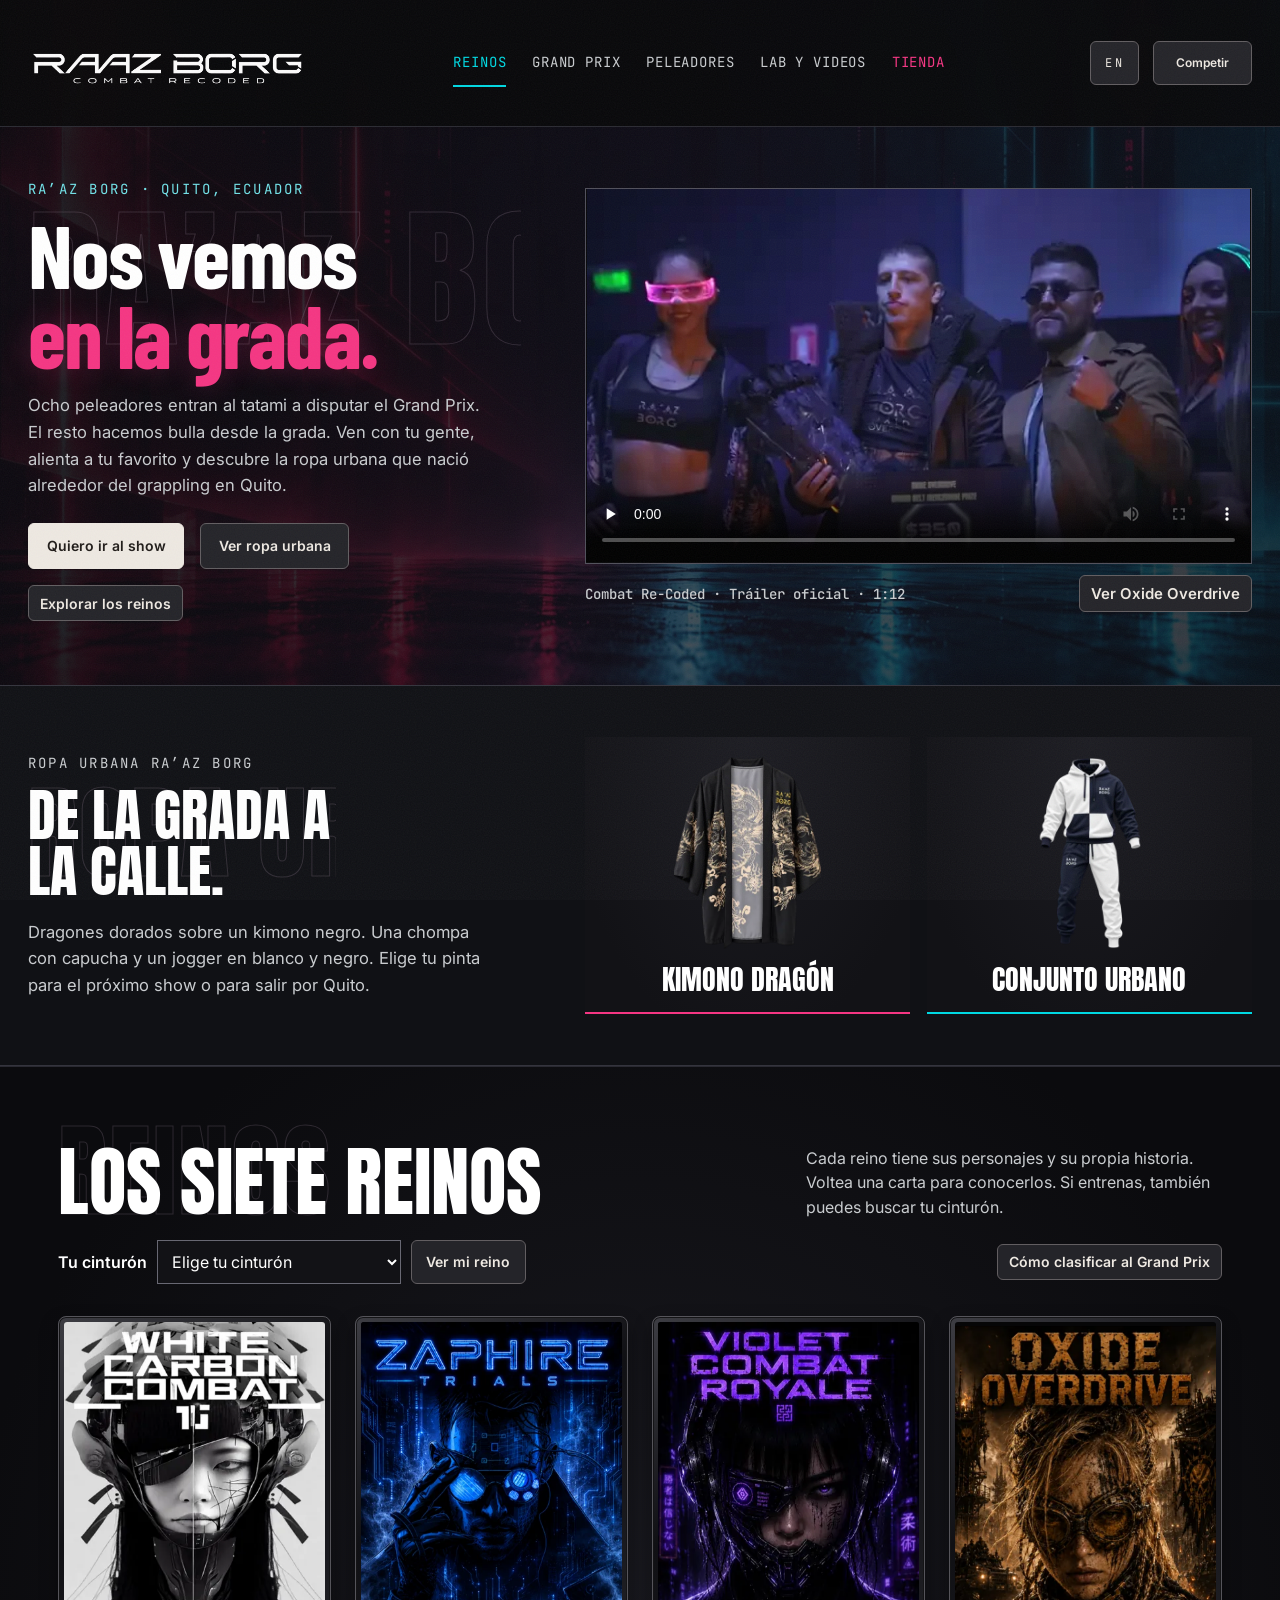
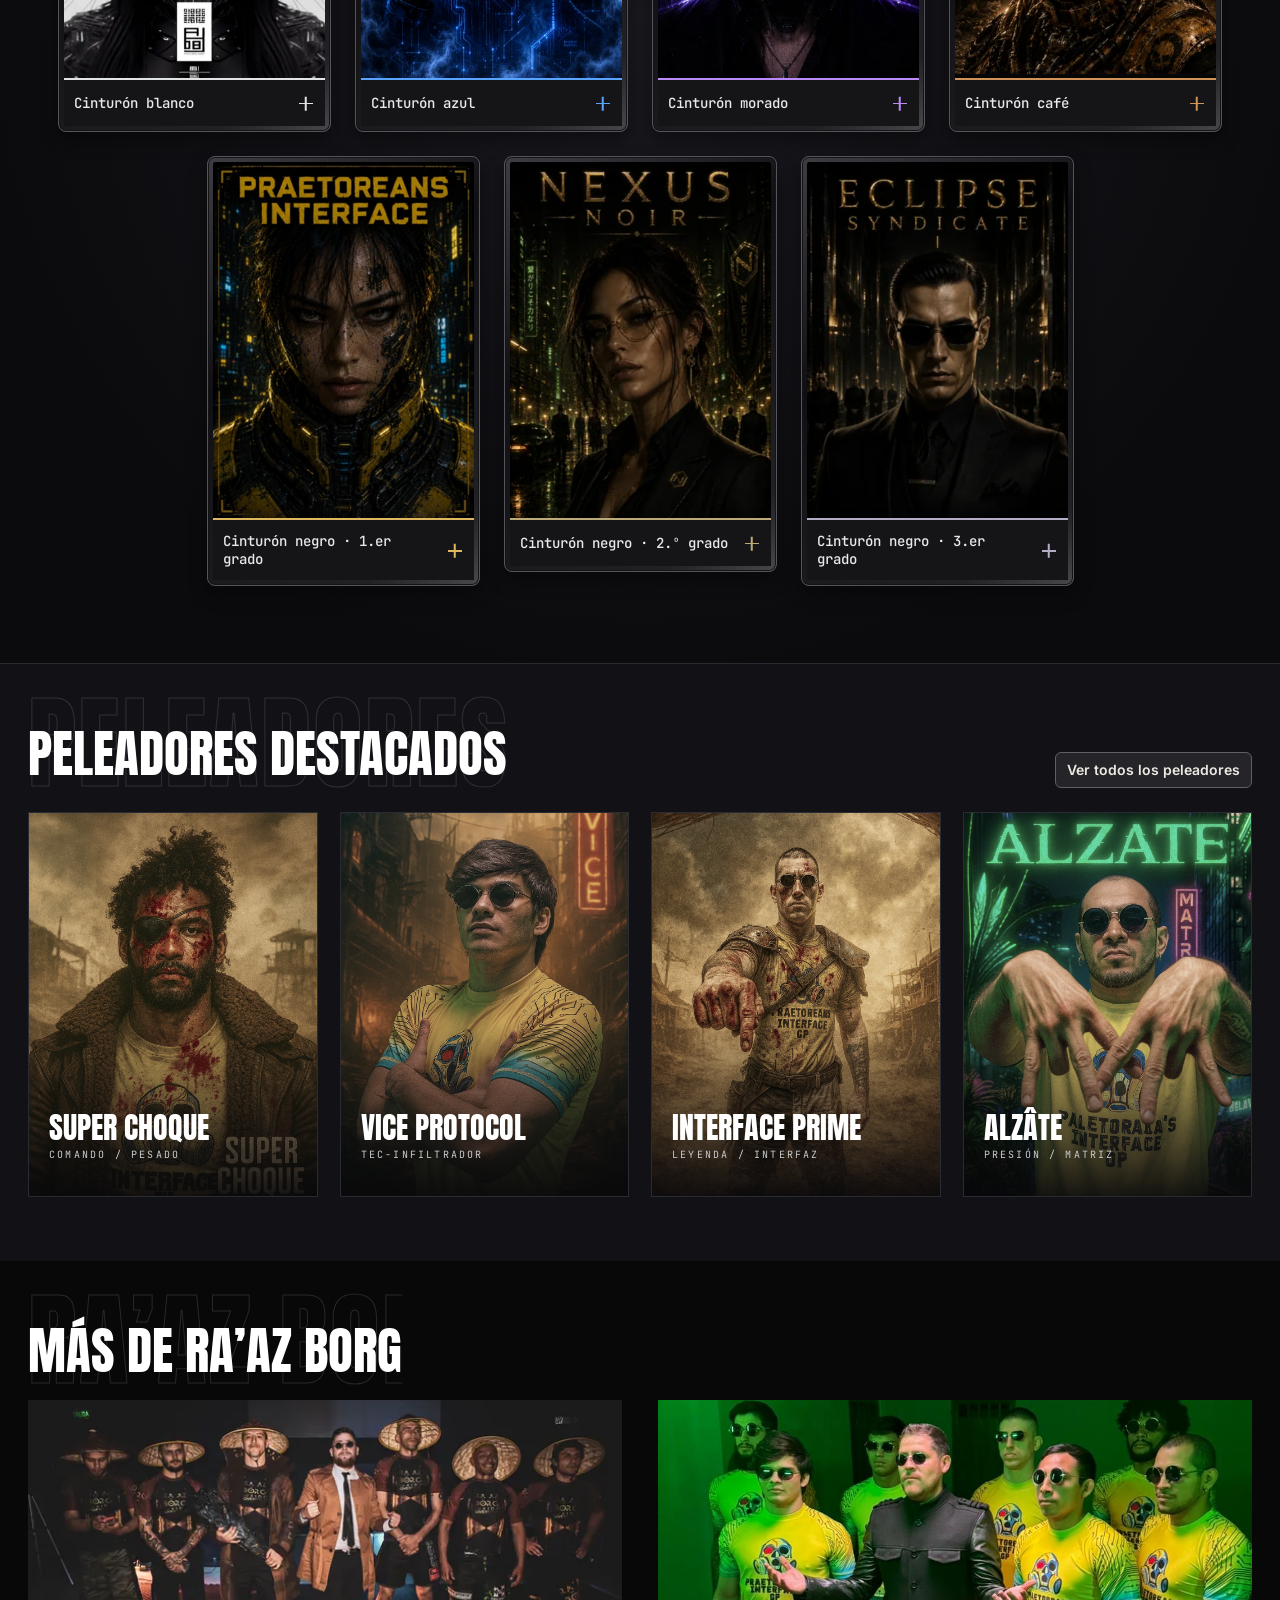
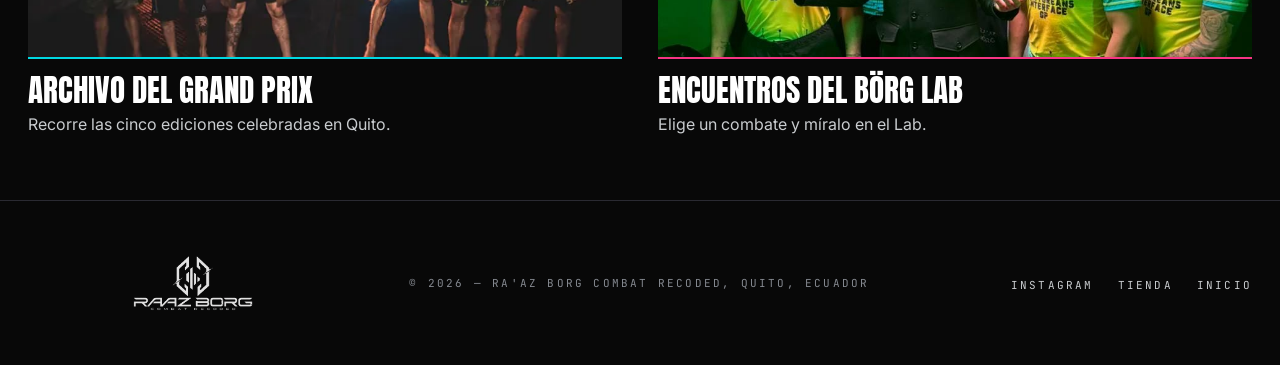
<file: index.html>
<!DOCTYPE html>
<html lang="es">
<head>
<meta charset="UTF-8">
<meta name="viewport" content="width=device-width, initial-scale=1.0">
<title data-en="RA’AZ BORG — Grappling shows and streetwear in Quito">RA’AZ BORG — Shows de grappling y ropa urbana en Quito</title>
<meta name="description" content="Vive el Grand Prix desde la grada en Quito. Mira los combates de RA’AZ BORG, descubre sus siete reinos cyberpunk y encuentra ropa urbana." data-en-content="Experience a Quito Grand Prix from the crowd. Watch RA’AZ BORG bouts, explore seven cyberpunk realms and shop streetwear.">
<link rel="preconnect" href="https://fonts.googleapis.com">
<link href="https://fonts.googleapis.com/css2?family=Anton&family=Barlow+Condensed:wght@700&family=Inter:wght@400;500;600&family=JetBrains+Mono:wght@400;700&display=swap" rel="stylesheet">
<link rel="stylesheet" href="css/style.css?v=archive-1">
</head>
<body data-lang="es">
<a class="skip-link" href="#contenido" data-en="Skip to content">Saltar al contenido</a>

<nav>
  <div class="nav-inner">
    <a class="nav-logo" href="index.html"><img src="assets/No_Background.png" alt="Raaz Borg — Combat Re-Coded"></a>
    <ul class="nav-links" id="main-nav">
      <li><a href="index.html#reinos" class="active" aria-current="location"><span data-en="Realms">Reinos</span></a></li>
      <li><a href="clashes.html">Grand Prix</a></li>
      <li><a href="fighters.html"><span data-en="Fighters">Peleadores</span></a></li>
      <li><a href="labs.html"><span data-en="Lab &amp; videos">Lab y videos</span></a></li>
      <li><a href="shop.html" class="shop-link"><span data-en="Shop">Tienda</span></a></li>
    </ul>
    <div class="nav-right">
      <button class="lang-toggle" id="langToggle" aria-label="Cambiar a inglés">EN</button>
      <a id="enlist" class="btn btn-ghost nav-cta" href="competir.html"><span data-en="Compete">Competir</span></a>
      <button class="burger" id="burger" aria-expanded="false" aria-controls="main-nav" aria-label="Menú" data-en-label="Menu"><span class="lang-es">MENÚ</span><span class="lang-en">MENU</span></button>
    </div>
  </div>
</nav>

<main id="contenido" tabindex="-1">
<header class="show-cover">
  <div class="wrap cover-layout">
    <div class="cover-copy">
      <p class="kicker">RA’AZ BORG · QUITO, ECUADOR</p>
      <h1 data-heading-outline="RA’AZ BORG"><span data-en="See you">Nos vemos</span> <span class="cover-line" data-en="matside.">en la grada.</span></h1>
      <p class="cover-intro" data-en="Eight fighters step onto the mat for the Grand Prix. The rest of us bring the noise. Come with your friends, pick a favorite and discover the streetwear that grew out of Quito’s grappling scene.">Ocho peleadores entran al tatami a disputar el Grand Prix. El resto hacemos bulla desde la grada. Ven con tu gente, alienta a tu favorito y descubre la ropa urbana que nació alrededor del grappling en Quito.</p>
      <div class="cover-actions">
        <a class="btn btn-acid" href="clashes.html#publico" data-en="Come to a show">Quiero ir al show</a>
        <a class="btn btn-ghost" href="shop.html#ropa-urbana" data-en="Shop streetwear">Ver ropa urbana</a>
      </div>
      <a class="cover-realms text-link" href="#reinos" data-en="Explore the realms">Explorar los reinos</a>
    </div>
    <figure class="show-film">
      <video controls playsinline preload="none" poster="assets/grand-prix-trailer.webp" width="640" height="360" aria-label="Tráiler de RA’AZ BORG" data-en-label="RA’AZ BORG trailer" aria-describedby="trailer-caption">
        <source src="assets/combat-recoded-trailer.mp4" type="video/mp4">
        <a href="assets/combat-recoded-trailer.mp4" data-en="Open the trailer">Abrir el tráiler</a>
      </video>
      <figcaption id="trailer-caption"><span data-en="Combat Re-Coded · Official trailer · 1:12">Combat Re-Coded · Tráiler oficial · 1:12</span>
        <a class="text-link" href="labs.html#oxide-playlist" data-en="Watch Oxide Overdrive">Ver Oxide Overdrive</a>
      </figcaption>
    </figure>
  </div>
</header>

<section class="street-edit" aria-labelledby="street-title">
  <div class="wrap street-layout">
    <div class="street-intro">
      <p class="kicker" data-en="RA’AZ BORG STREETWEAR">ROPA URBANA RA’AZ BORG</p>
      <h2 data-heading-outline="ROPA URBANA" data-heading-outline-en="STREETWEAR" id="street-title" data-en="From matside to the street.">De la grada a la calle.</h2>
      <p data-en="Gold dragons on a black kimono. A hoodie and joggers in split black and white. Pick your look for the next show or a night out in Quito.">Dragones dorados sobre un kimono negro. Una chompa con capucha y un jogger en blanco y negro. Elige tu pinta para el próximo show o para salir por Quito.</p>
    </div>
    <div class="street-pieces">
      <a class="street-piece kimono" href="shop.html#kimono-dragon">
        <img src="assets/street-kimono.webp" width="323" height="420" alt="" loading="lazy">
        <h3 data-en="Dragon Kimono">Kimono Dragón</h3>
      </a>
      <a class="street-piece tracksuit" href="shop.html#conjunto-urbano">
        <img src="assets/street-tracksuit.webp" width="278" height="420" alt="" loading="lazy">
        <h3 data-en="Urban tracksuit">Conjunto urbano</h3>
      </a>
    </div>
  </div>
</section>

<section id="reinos" class="realm-atlas">
  <div class="wrap">
    <div class="atlas-heading">
      <h2 data-heading-outline="REINOS" data-heading-outline-en="REALMS"><span data-en="The seven realms">Los siete reinos</span></h2>
      <p class="atlas-intro"><span data-en="Each realm has its own cast and lore. Flip a card to find a story to follow. If you train, you can also look up your belt.">Cada reino tiene sus personajes y su propia historia. Voltea una carta para conocerlos. Si entrenas, también puedes buscar tu cinturón.</span></p>
    </div>
    <div class="realm-tools">
      <form id="belt-finder" hidden>
        <label for="realm-belt" data-en="Your belt">Tu cinturón</label>
        <select id="realm-belt" required><option value="" data-en="Choose your belt">Elige tu cinturón</option><option value="review" data-en="Other belt or no belt">Otro cinturón o sin cinturón</option></select>
        <button class="btn btn-ghost" type="submit" data-en="Find my realm">Ver mi reino</button>
      </form>
      <a class="text-link" href="realm-nexus.html" data-en="How to qualify for the Grand Prix">Cómo clasificar al Grand Prix</a>
    </div>
    <div class="atlas-grid" id="realm-deck">
      <details id="realm-white-carbon" class="realm-preview" name="realm-cards" style="--realm-accent:#e1e3e5">
        <summary class="realm-toggle">
          <span class="realm-print">
            <img src="assets/realms/white-carbon.webp" width="396" height="540" alt="White Carbon Combat" loading="lazy" decoding="async">
          </span>
          <span class="realm-strip">
            <span data-en="White belt">Cinturón blanco</span>
            <span class="realm-toggle-mark" aria-hidden="true"></span>
          </span>
        </summary>
        <div class="realm-reverse">
          <span class="realm-seal" aria-hidden="true">◇</span>
          <h3>White Carbon Combat</h3>
          <span class="realm-rank" data-en="Beginner">Principiante</span>
          <p><span data-en="Outside, Quito smells of diesel. You step onto the White Carbon mat with a blank record. When you find your first escape, someone on the far side of the Grid types in your name.">Afuera, Quito huele a diésel. Pisas la lona de White Carbon con tu ficha en blanco. Cuando consigues tu primer escape, alguien al otro lado de la Red teclea tu nombre.</span></p>
          <div class="realm-actions">
            <a class="realm-video-link" href="https://www.youtube.com/@raazborg2020/featured" target="_blank" rel="noopener noreferrer" data-en="Explore Realm">Explorar reino</a>
            <a class="realm-enlist" href="competir.html?belt=white#athlete-interest" data-en="Apply to compete">Quiero competir</a>
          </div>
        </div>
      </details>
      <details id="realm-zaphire" class="realm-preview" name="realm-cards" style="--realm-accent:#58a4ff">
        <summary class="realm-toggle">
          <span class="realm-print">
            <img src="assets/realms/zaphire.webp?v=title-2" width="396" height="540" alt="Zaphire Trials" loading="lazy" decoding="async">
          </span>
          <span class="realm-strip">
            <span data-en="Blue belt">Cinturón azul</span>
            <span class="realm-toggle-mark" aria-hidden="true"></span>
          </span>
        </summary>
        <div class="realm-reverse">
          <span class="realm-seal" aria-hidden="true">⬡</span>
          <h3>Zaphire Trials</h3>
          <span class="realm-rank" data-en="Intermediate">Intermedio</span>
          <p><span data-en="On convoy radio, Zaphire still goes by Blue Oblivion. You made it through initiation. Here, by the time your opponent reads your first move, you’re halfway through the second.">En la radio de los convoyes, Zaphire todavía se llama Blue Oblivion. Ya pasaste la iniciación. Aquí, cuando tu rival reconoce la primera técnica, tú ya vas por la segunda.</span></p>
          <div class="realm-actions">
            <a class="realm-video-link" href="https://www.youtube.com/@raazborg2020/featured" target="_blank" rel="noopener noreferrer" data-en="Explore Realm">Explorar reino</a>
            <a class="realm-enlist" href="competir.html?belt=blue#athlete-interest" data-en="Apply to compete">Quiero competir</a>
          </div>
        </div>
      </details>
      <details id="realm-violet" class="realm-preview" name="realm-cards" style="--realm-accent:#bb8afb">
        <summary class="realm-toggle">
          <span class="realm-print">
            <img src="assets/realms/violet.webp" width="396" height="540" alt="Violet Combat Royale" loading="lazy" decoding="async">
          </span>
          <span class="realm-strip">
            <span data-en="Purple belt">Cinturón morado</span>
            <span class="realm-toggle-mark" aria-hidden="true"></span>
          </span>
        </summary>
        <div class="realm-reverse">
          <span class="realm-seal" aria-hidden="true">✧</span>
          <h3>Violet Combat Royale</h3>
          <span class="realm-rank" data-en="Advanced">Avanzado</span>
          <p><span data-en="Your opponent spots a gap in your guard. Around Violet’s bootleg screens, it takes the crowd two replays to work out why you left it there.">Tu rival ve un hueco en tu guardia. En los monitores piratas de Violet, la grada necesita dos repeticiones para entender por qué lo dejaste ahí.</span></p>
          <div class="realm-actions">
            <a class="realm-video-link" href="https://www.youtube.com/@raazborg2020/featured" target="_blank" rel="noopener noreferrer" data-en="Explore Realm">Explorar reino</a>
            <a class="realm-enlist" href="competir.html?belt=purple#athlete-interest" data-en="Apply to compete">Quiero competir</a>
          </div>
        </div>
      </details>
      <details id="realm-oxide" class="realm-preview" name="realm-cards" style="--realm-accent:#d29258">
        <summary class="realm-toggle">
          <span class="realm-print">
            <img src="assets/realms/oxide.webp" width="396" height="540" alt="Oxide Overdrive" loading="lazy" decoding="async">
          </span>
          <span class="realm-strip">
            <span data-en="Brown belt">Cinturón café</span>
            <span class="realm-toggle-mark" aria-hidden="true"></span>
          </span>
        </summary>
        <div class="realm-reverse">
          <span class="realm-seal" aria-hidden="true">⚙︎</span>
          <h3>Oxide Overdrive</h3>
          <span class="realm-rank" data-en="Expert">Experto</span>
          <p><span data-en="The Oxide mat rides lashed to the last truck in the convoy. Night falls over the high plains. In the headlights, two veterans have spent a full minute fighting for the same inch.">La lona de Oxide viaja amarrada al último camión del convoy. Cae la noche en el páramo. A la luz de los faros, dos veteranos llevan un minuto disputándose el mismo centímetro.</span></p>
          <div class="realm-actions">
            <a class="realm-video-link" href="https://www.youtube.com/watch?v=QzLvQCTzAXY&amp;list=PLbhNwfZ6E0sGrxPPlNdXm1gRO0bnbgAMg" target="_blank" rel="noopener noreferrer" data-en="Explore Realm">Explorar reino</a>
            <a class="realm-enlist" href="competir.html?belt=brown#athlete-interest" data-en="Apply to compete">Quiero competir</a>
          </div>
        </div>
      </details>
      <details id="realm-praetoreans" class="realm-preview" name="realm-cards" style="--realm-accent:#dfb75f">
        <summary class="realm-toggle">
          <span class="realm-print">
            <img src="assets/realms/praetoreans.webp?v=title-2" width="396" height="540" alt="Praetoreans Interface" loading="lazy" decoding="async">
          </span>
          <span class="realm-strip">
            <span data-en="Black belt · 1st degree">Cinturón negro · 1.er grado</span>
            <span class="realm-toggle-mark" aria-hidden="true"></span>
          </span>
        </summary>
        <div class="realm-reverse">
          <span class="realm-seal" aria-hidden="true">♜︎</span>
          <h3>Praetoreans Interface</h3>
          <span class="realm-rank" data-en="Elite">Élite</span>
          <p><span data-en="At three in the morning, the guard changes at the core. A Praetorean hands you a brass key worn smooth by generations of black belts. Behind that door, the Grid still has a pulse.">A las tres de la mañana cambia la guardia del núcleo. Un pretoriano te entrega una llave de latón, gastada por generaciones de cinturones negros. Detrás de esa puerta aún late la Red.</span></p>
          <div class="realm-actions">
            <a class="realm-video-link" href="https://www.youtube.com/@raazborg2020/featured" target="_blank" rel="noopener noreferrer" data-en="Explore Realm">Explorar reino</a>
            <a class="realm-enlist" href="competir.html?belt=black-1#athlete-interest" data-en="Apply to compete">Quiero competir</a>
          </div>
        </div>
      </details>
      <details id="realm-nexus" class="realm-preview" name="realm-cards" style="--realm-accent:#bcaa79">
        <summary class="realm-toggle">
          <span class="realm-print">
            <img src="assets/realms/nexus.webp" width="396" height="540" alt="Nexus Noir" loading="lazy" decoding="async">
          </span>
          <span class="realm-strip">
            <span data-en="Black belt · 2nd degree">Cinturón negro · 2.º grado</span>
            <span class="realm-toggle-mark" aria-hidden="true"></span>
          </span>
        </summary>
        <div class="realm-reverse">
          <span class="realm-seal" aria-hidden="true">◈</span>
          <h3>Nexus Noir</h3>
          <span class="realm-rank" data-en="Master">Maestro</span>
          <p><span data-en="A fuse blows halfway through a round in Noir. Someone feels along the wall for the breaker. By the time the neon flickers back, the two masters are three moves into a conversation in the dark.">En Noir se funde un fusible a mitad del asalto. Alguien tantea la pared en busca del tablero. Para cuando vuelve el neón, los dos maestros llevan tres movimientos conversando a oscuras.</span></p>
          <div class="realm-actions">
            <a class="realm-video-link" href="https://www.youtube.com/@raazborg2020/featured" target="_blank" rel="noopener noreferrer" data-en="Explore Realm">Explorar reino</a>
            <a class="realm-enlist" href="competir.html?belt=black-2#athlete-interest" data-en="Apply to compete">Quiero competir</a>
          </div>
        </div>
      </details>
      <details id="realm-eclipse" class="realm-preview" name="realm-cards" style="--realm-accent:#b5adc8">
        <summary class="realm-toggle">
          <span class="realm-print">
            <img src="assets/realms/eclipse.webp" width="396" height="540" alt="Eclipse Syndicate" loading="lazy" decoding="async">
          </span>
          <span class="realm-strip">
            <span data-en="Black belt · 3rd degree">Cinturón negro · 3.er grado</span>
            <span class="realm-toggle-mark" aria-hidden="true"></span>
          </span>
        </summary>
        <div class="realm-reverse">
          <span class="realm-seal" aria-hidden="true">◉</span>
          <h3>Eclipse Syndicate</h3>
          <span class="realm-rank" data-en="Grandmaster">Gran maestro</span>
          <p><span data-en="The Eclipse tower broadcasts two names. In a Quito workshop, a mechanic cuts the compressor and holds the radio to his daughter’s ear. He remembers hearing those same names when he was her age.">Desde la torre de Eclipse anuncian a dos leyendas. En un taller de Quito, un mecánico apaga el compresor y acerca la radio a su hija. A su edad, él ya escuchaba esos nombres.</span></p>
          <div class="realm-actions">
            <a class="realm-video-link" href="https://www.youtube.com/@raazborg2020/featured" target="_blank" rel="noopener noreferrer" data-en="Explore Realm">Explorar reino</a>
            <a class="realm-enlist" href="competir.html?belt=black-3#athlete-interest" data-en="Apply to compete">Quiero competir</a>
          </div>
        </div>
      </details>
    </div>
    <div class="deck-pager" hidden>
      <button type="button" aria-controls="realm-deck" data-step="-1" data-en="Previous">Anterior</button>
      <button type="button" aria-controls="realm-deck" data-step="1" data-en="Next">Siguiente</button>
    </div>
  </div>
</section>

<section class="dark home-roster">
  <div class="wrap">
    <div class="section-heading">
      <h2 data-heading-outline="PELEADORES" data-heading-outline-en="FIGHTERS" data-en="Featured fighters">Peleadores destacados</h2>
      <a class="text-link" href="fighters.html" data-en="View all fighters">Ver todos los peleadores</a>
    </div>
    <div class="f-grid reveal">
      <a class="f-card" href="fighters.html#fighter-1">
        <span aria-hidden="true" class="corner c-tl"></span><span aria-hidden="true" class="corner c-br"></span>
        <div class="f-photo"><img src="assets/fighter-super-choque.jpg" loading="lazy" alt=""></div>
        <div class="f-info">
          <h3>SUPER CHOQUE</h3>
          <span class="arch"><span class="lang-en">Command / Heavy</span><span class="lang-es">Comando / Pesado</span></span>
        </div>
      </a>
      <a class="f-card" href="fighters.html#fighter-2">
        <span aria-hidden="true" class="corner c-tl"></span><span aria-hidden="true" class="corner c-br"></span>
        <div class="f-photo"><img src="assets/fighter-vice-protocol.jpg" loading="lazy" alt=""></div>
        <div class="f-info">
          <h3>VICE PROTOCOL</h3>
          <span class="arch"><span class="lang-en">Tech-Infiltrator</span><span class="lang-es">Tec-Infiltrador</span></span>
        </div>
      </a>
      <a class="f-card" href="fighters.html#fighter-3">
        <span aria-hidden="true" class="corner c-tl"></span><span aria-hidden="true" class="corner c-br"></span>
        <div class="f-photo"><img src="assets/fighter-interface-prime.jpg" loading="lazy" alt=""></div>
        <div class="f-info">
          <h3>INTERFACE PRIME</h3>
          <span class="arch"><span class="lang-en">Legend / Interface</span><span class="lang-es">Leyenda / Interfaz</span></span>
        </div>
      </a>
      <a class="f-card" href="fighters.html#fighter-4">
        <span aria-hidden="true" class="corner c-tl"></span><span aria-hidden="true" class="corner c-br"></span>
        <div class="f-photo"><img src="assets/fighter-alzate.jpg" loading="lazy" alt=""></div>
        <div class="f-info">
          <h3>ALZÂTE</h3>
          <span class="arch"><span class="lang-en">Pressure / Matriz</span><span class="lang-es">Presión / Matriz</span></span>
        </div>
      </a>
    </div>
  </div>
</section>

<section class="home-directory" id="realm-paths">
  <div class="wrap">
    <div class="section-heading"><h2 data-heading-outline="RA’AZ BORG" data-en="More from RA’AZ BORG">Más de RA’AZ BORG</h2></div>
    <div class="destination-grid screen-archive">
      <a class="destination" href="clashes.html#ediciones">
        <img src="assets/realm-qualification-nav.webp" width="584" height="328" alt="" loading="lazy">
        <h3 data-en="Grand Prix archive">Archivo del Grand Prix</h3>
        <p data-en="Explore the five editions held in Quito.">Recorre las cinco ediciones celebradas en Quito.</p>
      </a>
      <a class="destination" href="labs.html#encuentros">
        <img src="assets/squad-green.jpg" alt="" loading="lazy">
        <h3 data-en="Börg Lab encounters">Encuentros del Börg Lab</h3>
        <p data-en="Choose a bout and watch it in the Lab.">Elige un combate y míralo en el Lab.</p>
      </a>
    </div>
  </div>
</section>

</main>

<footer>
  <div class="wrap foot">
    <img src="assets/Isotipo.png" alt="Raaz Borg">
    <span class="fm">© 2026 — RA'AZ BORG COMBAT RECODED, QUITO, ECUADOR</span>
    <ul class="foot-links">
      <li><a href="https://www.instagram.com/raazborg/" target="_blank" rel="noopener">INSTAGRAM</a></li>
      <li><a href="shop.html"><span class="lang-es">TIENDA</span><span class="lang-en">SHOP</span></a></li>
      <li><a href="index.html"><span class="lang-es">INICIO</span><span class="lang-en">HOME</span></a></li>
    </ul>
  </div>
</footer>

<script src="js/main.js?v=archive-1"></script>
</body>
</html>
</file>
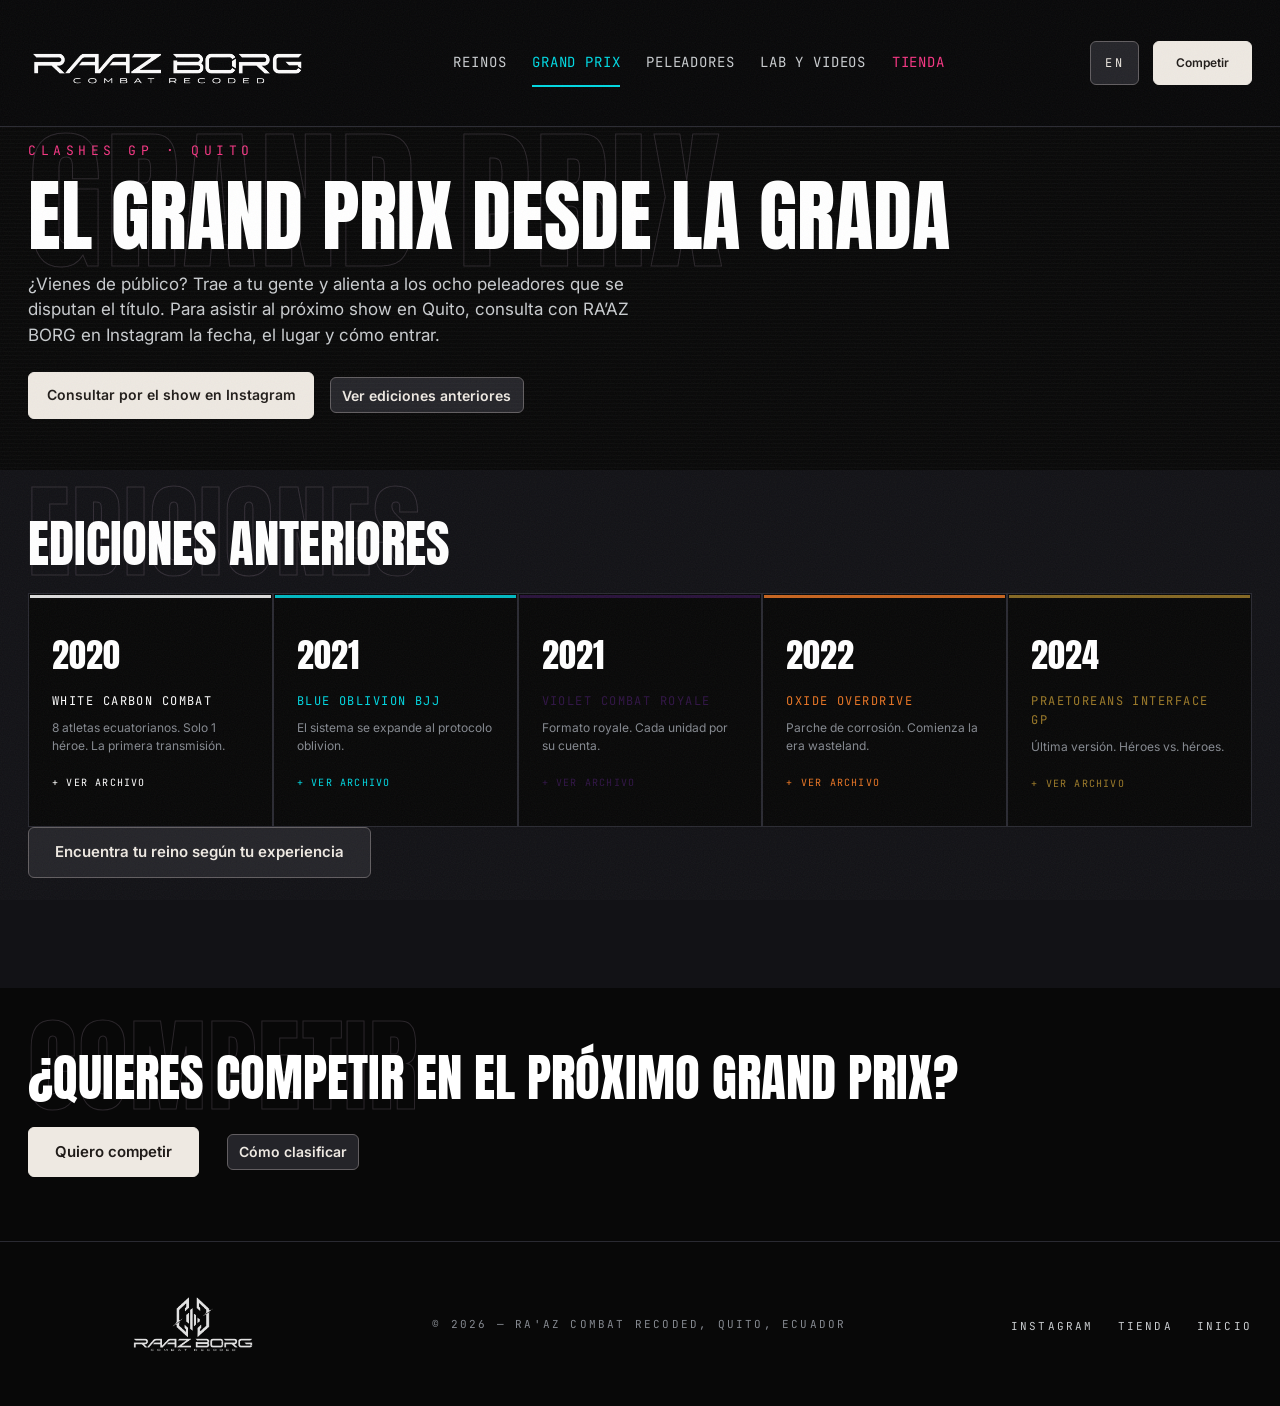
<file: clashes.html>
<!DOCTYPE html>
<html lang="es">
<head>
<meta charset="UTF-8">
<meta name="viewport" content="width=device-width, initial-scale=1.0">
<title data-en="Grand Prix shows and archive — RA’AZ BORG">Shows y archivo del Grand Prix — RA’AZ BORG</title>
<meta name="description" content="Consulta cómo asistir al Grand Prix en Quito y recorre el archivo de ediciones anteriores." data-en-content="Find out how to attend a Grand Prix in Quito and explore past editions.">
<link rel="preconnect" href="https://fonts.googleapis.com">
<link href="https://fonts.googleapis.com/css2?family=Anton&family=Inter:wght@400;500;600&family=JetBrains+Mono:wght@400;700&display=swap" rel="stylesheet">
<link rel="stylesheet" href="css/style.css?v=archive-1">
</head>
<body data-lang="es">
<a class="skip-link" href="#contenido" data-en="Skip to content">Saltar al contenido</a>

<nav>
  <div class="nav-inner">
    <a class="nav-logo" href="index.html"><img src="assets/No_Background.png" alt="Raaz Borg — Combat Re-Coded"></a>
    <ul class="nav-links" id="main-nav">
      <li><a href="index.html#reinos"><span data-en="Realms">Reinos</span></a></li>
      <li><a href="clashes.html" class="active" aria-current="page">Grand Prix</a></li>
      <li><a href="fighters.html"><span data-en="Fighters">Peleadores</span></a></li>
      <li><a href="labs.html"><span data-en="Lab &amp; videos">Lab y videos</span></a></li>
      <li><a href="shop.html" class="shop-link"><span data-en="Shop">Tienda</span></a></li>
    </ul>
    <div class="nav-right">
      <button class="lang-toggle" id="langToggle" aria-label="Cambiar a inglés">EN</button>
      <a class="btn btn-acid nav-cta" href="competir.html"><span data-en="Compete">Competir</span></a>
      <button class="burger" id="burger" aria-expanded="false" aria-controls="main-nav" aria-label="Menú" data-en-label="Menu"><span class="lang-es">MENÚ</span><span class="lang-en">MENU</span></button>
    </div>
  </div>
</nav>

<main id="contenido" tabindex="-1">
<header class="page-hero" id="publico">
  <div class="scanlines"></div>
  <div class="wrap">
    <span class="kicker">Clashes GP · Quito</span>
    <h1 data-heading-outline="GRAND PRIX" data-en="At the Grand Prix">El Grand Prix desde la grada</h1>
    <p class="lead" data-en="Coming to watch? Bring your friends and cheer on the eight fighters competing for the title. For the next show in Quito, ask RA’AZ BORG on Instagram about the date, venue and admission.">¿Vienes de público? Trae a tu gente y alienta a los ocho peleadores que se disputan el título. Para asistir al próximo show en Quito, consulta con RA’AZ BORG en Instagram la fecha, el lugar y cómo entrar.</p>
    <div class="event-actions">
      <a class="btn btn-acid" href="https://www.instagram.com/raazborg/" data-en="Ask about the next show on Instagram">Consultar por el show en Instagram</a>
      <a class="text-link" href="#ediciones" data-en="Explore past editions">Ver ediciones anteriores</a>
    </div>
  </div>
</header>

<section class="dark archive-editions" id="ediciones">
  <div class="wrap">
    <div class="section-heading"><h2 data-heading-outline="EDICIONES" data-heading-outline-en="EDITIONS" data-en="Past editions">Ediciones anteriores</h2></div>
    <!-- ============ INTERACTIVE GP TIMELINE ============ -->
    <div class="timeline reveal">
    
      <!-- WHITE CARBON COMBAT -->
      <div class="t-item" style="--tc:var(--text)" data-gp="0" id="gp-white-carbon" role="button" tabindex="0" aria-haspopup="dialog"
        aria-label="Ver archivo de White Carbon Combat" data-en-label="View White Carbon Combat archive">
    
        <div class="year">2020</div>
        <div class="ev">White Carbon Combat</div>
    
        <div class="st">
          <span class="lang-en">8 Ecuadorian athletes. Only 1 hero. The first transmission.</span>
          <span class="lang-es">8 atletas ecuatorianos. Solo 1 héroe. La primera transmisión.</span>
        </div>
    
        <span class="timeline-view">
          <span class="lang-en">+ VIEW ARCHIVE</span>
          <span class="lang-es">+ VER ARCHIVO</span>
        </span>
      </div>
    
      <!-- BLUE OBLIVION -->
      <div class="t-item" style="--tc:var(--cyan)" data-gp="1" id="gp-blue-oblivion" role="button" tabindex="0" aria-haspopup="dialog"
        aria-label="Ver archivo de Blue Oblivion" data-en-label="View Blue Oblivion archive">
    
        <div class="year">2021</div>
        <div class="ev">Blue Oblivion BJJ</div>
    
        <div class="st">
          <span class="lang-en">The system expands into the oblivion protocol.</span>
          <span class="lang-es">El sistema se expande al protocolo oblivion.</span>
        </div>
    
        <span class="timeline-view">
          <span class="lang-en">+ VIEW ARCHIVE</span>
          <span class="lang-es">+ VER ARCHIVO</span>
        </span>
      </div>
    
      <!-- VIOLET COMBAT ROYALE -->
      <div class="t-item" style="--tc:var(--violet)" data-gp="2" id="gp-violet-royale" role="button" tabindex="0" aria-haspopup="dialog"
        aria-label="Ver archivo de Violet Combat Royale" data-en-label="View Violet Combat Royale archive">
    
        <div class="year">2021</div>
        <div class="ev">Violet Combat Royale</div>
    
        <div class="st">
          <span class="lang-en">Royale format. Every unit for itself.</span>
          <span class="lang-es">Formato royale. Cada unidad por su cuenta.</span>
        </div>
    
        <span class="timeline-view">
          <span class="lang-en">+ VIEW ARCHIVE</span>
          <span class="lang-es">+ VER ARCHIVO</span>
        </span>
      </div>
    
      <!-- OXIDE OVERDRIVE -->
      <div class="t-item" style="--tc:var(--orange)" data-gp="3" id="gp-oxide-overdrive" role="button" tabindex="0" aria-haspopup="dialog"
        aria-label="Ver archivo de Oxide Overdrive" data-en-label="View Oxide Overdrive archive">
    
        <div class="year">2022</div>
        <div class="ev">Oxide Overdrive</div>
    
        <div class="st">
          <span class="lang-en">Corrosion patch. The wasteland era begins.</span>
          <span class="lang-es">Parche de corrosión. Comienza la era wasteland.</span>
        </div>
    
        <span class="timeline-view">
          <span class="lang-en">+ VIEW ARCHIVE</span>
          <span class="lang-es">+ VER ARCHIVO</span>
        </span>
      </div>
    
      <!-- PRAETOREANS INTERFACE -->
      <div class="t-item" style="--tc:var(--acid)" data-gp="4" id="gp-praetoreans" role="button" tabindex="0" aria-haspopup="dialog"
        aria-label="Ver archivo de Praetoreans Interface" data-en-label="View Praetoreans Interface archive">
    
        <div class="year">2024</div>
        <div class="ev">Praetoreans Interface GP</div>
    
        <div class="st">
          <span class="lang-en">Latest Version. Heroes vs heroes.</span>
          <span class="lang-es">Última versión. Héroes vs. héroes.</span>
        </div>
    
        <span class="timeline-view">
          <span class="lang-en">+ VIEW ARCHIVE</span>
          <span class="lang-es">+ VER ARCHIVO</span>
        </span>
      </div>
    
    </div>

    <a class="btn btn-ghost" id="experience-guide-link" href="index.html#reinos"><span data-en="Find your realm by experience level">Encuentra tu reino según tu experiencia</span></a>
  </div>
</section>

<!-- ============ GRAND PRIX ARCHIVE ============ -->
<div class="gp-archive-overlay" id="gpArchiveOverlay" hidden>

  <div class="gp-archive-panel" role="dialog" aria-modal="true" aria-labelledby="gpArchiveTitle" tabindex="-1">

    <button class="gp-archive-close" id="gpArchiveClose" type="button" aria-label="Cerrar archivo" data-en-label="Close archive">
      &times;
    </button>

    <div class="gp-archive-meta">
      <span id="gpArchiveYear"></span>
      <span data-en="// GP ARCHIVE">// ARCHIVO GP</span>
    </div>

    <h2 id="gpArchiveTitle"></h2>

    <!-- CHAMPION -->
    <div class="gp-archive-champion">

      <span class="lang-en">EDITION CHAMPION</span>
      <span class="lang-es">CAMPEÓN DE LA EDICIÓN</span>

      <strong id="gpArchiveChampion"></strong>

      <a id="gpArchiveFighterLink" href="fighters.html" hidden>
        <span class="lang-en">VIEW FIGHTER CARD</span>
        <span class="lang-es">VER FICHA DEL PELEADOR</span>
      </a>

    </div>

    <!-- EVENT PHOTOGRAPH -->
    <div class="gp-archive-image-wrap">

      <img id="gpArchiveImage" alt="" hidden>

      <p id="gpArchiveImageFallback">
        <span class="lang-en">Event photograph coming soon.</span>
        <span class="lang-es">Fotografía del evento próximamente.</span>
      </p>

    </div>

    <!-- TOURNAMENT RECAP -->
    <div class="gp-archive-summary">

      <h3>
        <span class="lang-en">THE CLASH REPORT</span>
        <span class="lang-es">RESEÑA DEL COMBATE</span>
      </h3>

      <p id="gpArchiveSummary"></p>

    </div>

    <!-- ARCHIVE NAVIGATION -->
    <div class="gp-archive-nav">

      <button id="gpArchivePrev" type="button" aria-label="Edición anterior" data-en-label="Previous edition">&#10094;</button>

      <span id="gpArchiveCount"></span>

      <button id="gpArchiveNext" type="button" aria-label="Siguiente edición" data-en-label="Next edition">&#10095;</button>

    </div>

  </div>
</div>


<section class="archive-entry" id="enlist"><div class="wrap">
  <h2 data-heading-outline="COMPETIR" data-heading-outline-en="COMPETE" data-en="Want to enter the next Grand Prix?">¿Quieres competir en el próximo Grand Prix?</h2>
  <a class="btn btn-acid" href="competir.html" data-en="Apply to compete">Quiero competir</a>
  <a class="text-link" href="realm-nexus.html" data-en="How to qualify">Cómo clasificar</a>
</div></section>

</main>

<footer>
  <div class="wrap foot">
    <img src="assets/Isotipo.png" alt="Raaz Borg">
    <span class="fm">© 2026 — RA'AZ COMBAT RECODED, QUITO, ECUADOR</span>
    <ul class="foot-links">
      <li><a href="https://www.instagram.com/raazborg/" target="_blank" rel="noopener">INSTAGRAM</a></li>
      <li><a href="shop.html"><span class="lang-es">TIENDA</span><span class="lang-en">SHOP</span></a></li>
      <li><a href="index.html"><span class="lang-es">INICIO</span><span class="lang-en">HOME</span></a></li>
    </ul>
  </div>
</footer>

<script src="js/main.js?v=archive-1"></script>
</body>
</html>
</file>
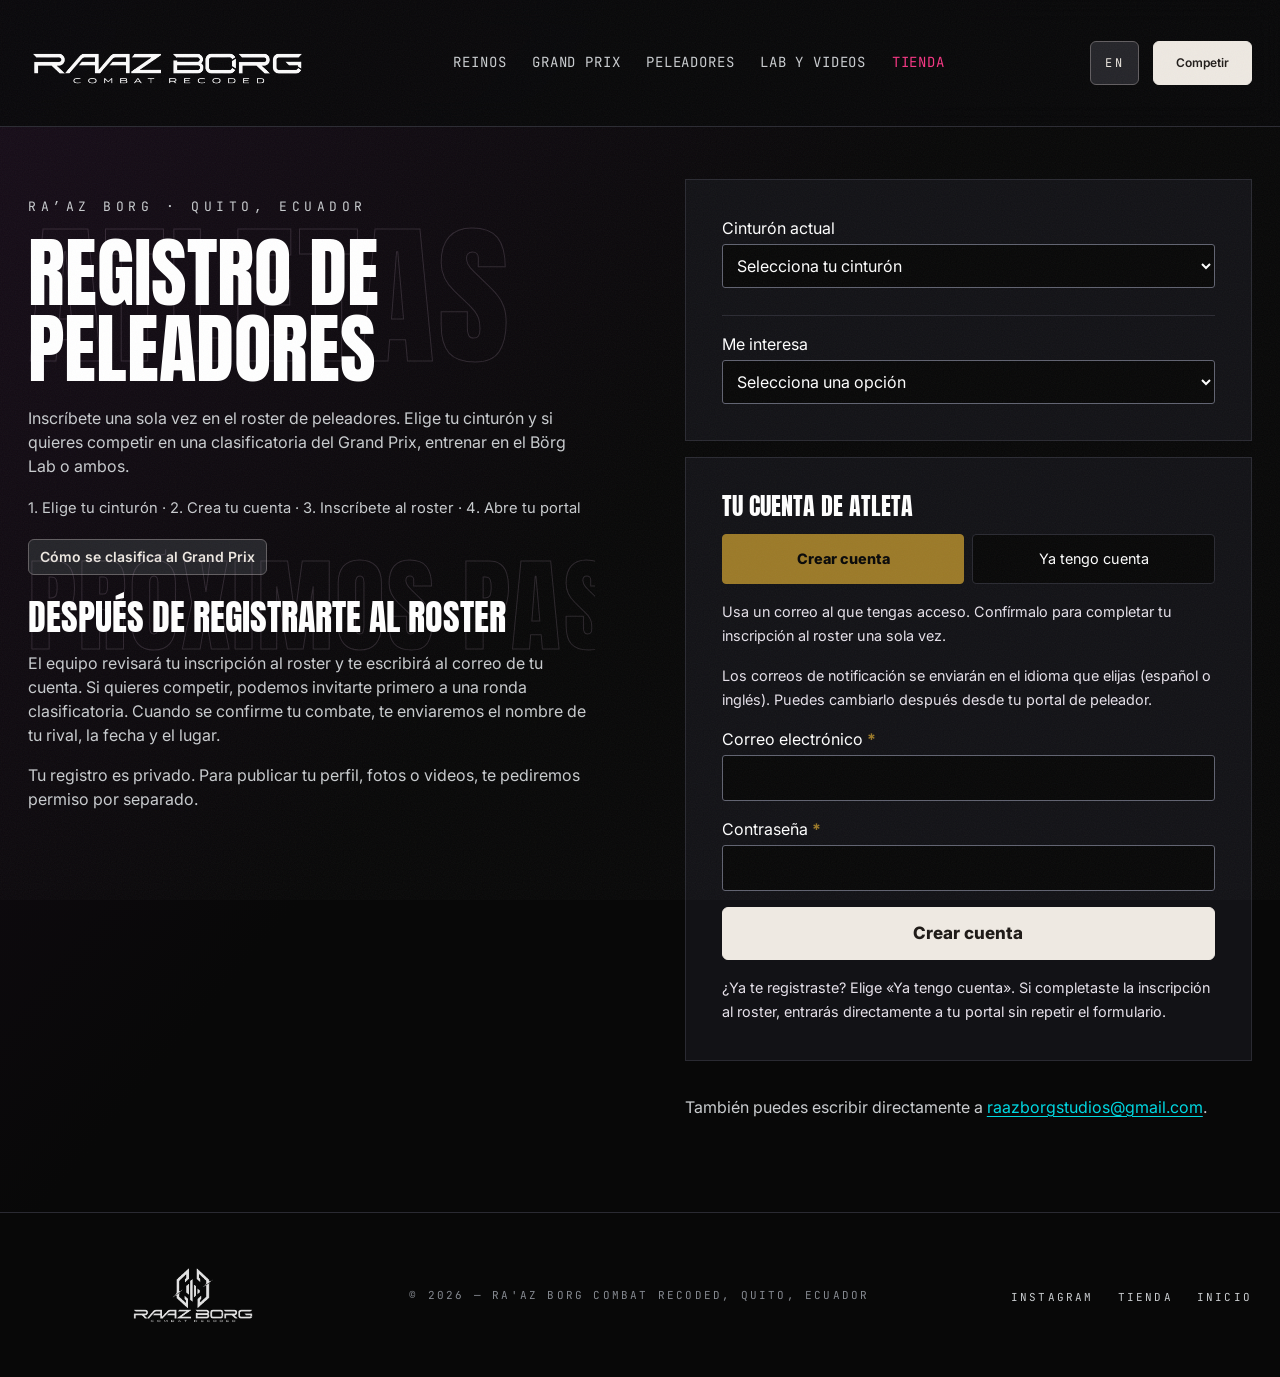
<file: competir.html>
<!DOCTYPE html>
<html lang="es">
<head>
<meta charset="UTF-8">
<meta name="viewport" content="width=device-width, initial-scale=1.0">
<title data-en="Join the fighter roster — RA’AZ BORG">Inscripción al roster de peleadores — RA’AZ BORG</title>
<meta name="description" content="Regístrate una sola vez para entrar al roster de RA’AZ BORG en Quito." data-en-content="Register once to join the RA’AZ BORG fighter roster in Quito.">
<link rel="preconnect" href="https://fonts.googleapis.com">
<link href="https://fonts.googleapis.com/css2?family=Anton&family=Inter:wght@400;500;600&family=JetBrains+Mono:wght@400;700&display=swap" rel="stylesheet">
<link rel="stylesheet" href="css/style.css?v=profile-v2">
<style>
.join-form-panel { display:grid; gap:1rem; min-width:0 }
#athlete-interest { scroll-margin-top:145px }
.account-message { color:var(--grey); overflow-wrap:anywhere }
.account-message:empty { display:none }
#receipts article { padding:.75rem 0; border-top:1px solid var(--smoke); overflow-wrap:anywhere }
#receipts small { display:block; color:var(--grey) }
#member strong { overflow-wrap:anywhere }
.auth-mode-tabs { display:grid; grid-template-columns:1fr 1fr; gap:.5rem; }
.auth-mode-tabs button { background:var(--void); color:var(--white); border:1px solid var(--smoke); border-radius:4px; font:inherit; font-size:.9rem; padding:.85rem .55rem; cursor:pointer; min-height:48px; }
.auth-mode-tabs button[aria-pressed="true"] { background:var(--acid); border-color:var(--acid); color:var(--void); font-weight:800; }
.auth-mode-tabs button:focus-visible { outline:2px solid var(--cyan); outline-offset:3px; }
.auth-explainer, .application-note { margin:0; font-size:.9rem; line-height:1.6; color:var(--grey); }
.join-progress { color:var(--cyan); font-size:.92rem; line-height:1.65; }
.required-indicator { color:var(--acid); font-weight:700; }
#recover[hidden] { display:none; }
#feedback:not(:empty) {
  color:#fff; background:#213039; border:2px solid #69d9f4; border-left:6px solid #69d9f4;
  border-radius:4px; padding:18px 20px; font-size:clamp(16px,2.4vw,20px);
  line-height:1.55; font-weight:800; box-shadow:0 12px 38px rgba(0,0,0,.4);
  max-width:100%; overflow-wrap:anywhere;
}
#feedback[data-state="error"]:not(:empty) {
  background:#351d27;border-color:#ff8aa7;color:#fff;
}
#feedback[data-state="success"]:not(:empty) {
  background:#26331e;border-color:#c8f542;color:#f3ffe0;
}
#account .auth-explainer,#application .application-note {color:#e6e1ea;line-height:1.65;}
#primary-auth,#submit-application {min-height:52px;font-size:clamp(14px,2vw,17px);font-weight:800;}
#primary-auth:disabled,#submit-application:disabled {opacity:.78;cursor:progress;}
.join-form-panel input:focus,.join-form-panel select:focus {outline:2px solid #67d9f0;outline-offset:2px;}

.athlete-fields { margin:0; padding:0; border:0; display:grid; gap:.85rem; min-width:0 }
.athlete-fields legend { font-weight:700; font-size:1.1rem; margin-bottom:.6rem; color:var(--cyan) }
.athlete-fields .field-grid { display:grid; grid-template-columns:repeat(2,minmax(0,1fr)); gap:12px; }
.athlete-fields .measure-row { display:flex; align-items:stretch; gap:6px; }
.athlete-fields .measure-row input { min-width:0; flex:1 }
.athlete-fields .measure-row select { width:auto; min-width:76px; flex:none; }
.athlete-fields p { font-size:.85rem; color:var(--grey); margin:0 }
@media(max-width:520px) { .athlete-fields .field-grid { grid-template-columns:1fr } }
.record-validation {border-left:4px solid #ff8aa7;padding:11px 14px;background:#2f2028;color:#fff;font-weight:700;}
.record-validation[hidden]{display:none}
#roster-photo {cursor:pointer;color:#fff;font-weight:700}
#roster-photo::file-selector-button {background:#c8f542;color:#171717;font:700 12px/1.4 var(--mono);border:none;padding:11px 15px;margin-right:13px;cursor:pointer}
#previous-record-fields input {min-height:44px}

/* The roster must not appear until the current Auth session and registration are checked. */
body.roster-gate-pending .join-layout { display:none !important; }
body:not(.roster-gate-pending) #roster-gate { display:none !important; }
#roster-gate {
  min-height:max(380px,70vh);
  padding:clamp(140px,17vw,190px) 24px 90px;
  background:radial-gradient(circle at 50% 30%,rgba(200,245,66,.08),transparent 60%),var(--void);
  display:flex;
  flex-direction:column;
  align-items:center;
  justify-content:center;
  gap:14px;
  text-align:center;
}
.roster-gate-spinner {
  width:38px;
  height:38px;
  border:3px solid rgba(255,255,255,.28);
  border-top-color:var(--acid);
  border-radius:50%;
  animation:roster-gate-spin .9s linear infinite;
}
@keyframes roster-gate-spin { to {transform:rotate(360deg)} }
#roster-gate h1 { font:clamp(29px,5vw,52px)/1.2 Anton,Impact,sans-serif; color:var(--white); margin:0; }
#roster-gate p { color:#e7e5e9; font-size:clamp(15px,2vw,18px); line-height:1.6; max-width:460px; margin:0; }
#roster-gate-retry {
  min-height:48px; border:1px solid var(--acid); color:var(--void);
  background:var(--acid); font:700 13px var(--mono); padding:11px 18px; cursor:pointer;
}
#roster-gate-retry[hidden] { display:none !important; }
@media (prefers-reduced-motion:reduce) { .roster-gate-spinner {animation:none;} }


</style>
</head>
<body data-lang="es" class="roster-gate-pending">
<a class="skip-link" href="#contenido" data-en="Skip to content">Saltar al contenido</a>

<nav>
  <div class="nav-inner">
    <a class="nav-logo" href="index.html"><img src="assets/No_Background.png" alt="Raaz Borg — Combat Re-Coded"></a>
    <ul class="nav-links" id="main-nav">
      <li><a href="index.html#reinos"><span data-en="Realms">Reinos</span></a></li>
      <li><a href="clashes.html">Grand Prix</a></li>
      <li><a href="fighters.html"><span data-en="Fighters">Peleadores</span></a></li>
      <li><a href="labs.html"><span data-en="Lab &amp; videos">Lab y videos</span></a></li>
      <li><a href="shop.html" class="shop-link"><span data-en="Shop">Tienda</span></a></li>
    </ul>
    <div class="nav-right">
      <button class="lang-toggle" id="langToggle" aria-label="Cambiar a inglés">EN</button>
      <a aria-current="page" class="btn btn-acid nav-cta" href="competir.html"><span data-en="Compete">Competir</span></a>
      <button class="burger" id="burger" aria-expanded="false" aria-controls="main-nav" aria-label="Menú" data-en-label="Menu"><span class="lang-es">MENÚ</span><span class="lang-en">MENU</span></button>
    </div>
  </div>
</nav>

<main id="contenido" tabindex="-1" class="join-page">
  <section id="roster-gate" aria-live="polite" aria-busy="true">
    <span class="roster-gate-spinner" aria-hidden="true"></span>
    <h1 data-en="Checking your fighter account">Verificando tu cuenta de peleador</h1>
    <p id="roster-gate-message" data-en="Checking your session and roster registration…">Comprobando tu sesión y tu inscripción al roster…</p>
    <button id="roster-gate-retry" type="button" hidden data-en="Try again">Volver a intentar</button>
  </section>
  <div class="wrap join-layout">
  <div class="join-intro">
    <p class="kicker">RA’AZ BORG · QUITO, ECUADOR</p>
    <h1 data-heading-outline="ATLETAS" data-heading-outline-en="ATHLETES" data-en="Join the fighter roster">Registro de peleadores</h1>
    <p data-en="Register once for our fighter roster. Choose your belt and whether you want to compete in a Grand Prix qualifier, train at the Börg Lab, or both.">Inscríbete una sola vez en el roster de peleadores. Elige tu cinturón y si quieres competir en una clasificatoria del Grand Prix, entrenar en el Börg Lab o ambos.</p>
    <p class="join-progress" data-en="1. Choose your belt · 2. Create your account · 3. Join the roster · 4. Open your fighter portal">1. Elige tu cinturón · 2. Crea tu cuenta · 3. Inscríbete al roster · 4. Abre tu portal</p>
    <a class="text-link" href="realm-nexus.html" data-en="How Grand Prix qualification works">Cómo se clasifica al Grand Prix</a>
  </div>
  <div class="join-form-panel">
    <div class="interest-form" id="athlete-interest">
      <div class="belt-choice">
        <label for="belt"><span data-en="Current belt">Cinturón actual</span>
          <select id="belt" form="application" name="belt" required>
            <option value="" data-en="Select your belt">Selecciona tu cinturón</option>
            <option value="white" data-realm="White Carbon Combat" data-en="White belt">Cinturón blanco</option>
            <option value="blue" data-realm="Zaphire Trials" data-en="Blue belt">Cinturón azul</option>
            <option value="purple" data-realm="Violet Combat Royale" data-en="Purple belt">Cinturón morado</option>
            <option value="brown" data-realm="Oxide Overdrive" data-en="Brown belt">Cinturón café</option>
            <option value="black-0" data-en="Black belt · no degree">Cinturón negro · sin grado</option>
            <option value="black-1" data-realm="Praetoreans Interface" data-en="Black belt · 1st degree">Cinturón negro · 1.er grado</option>
            <option value="black-2" data-realm="Nexus Noir" data-en="Black belt · 2nd degree">Cinturón negro · 2.º grado</option>
            <option value="black-3" data-realm="Eclipse Syndicate" data-en="Black belt · 3rd degree">Cinturón negro · 3.er grado</option>
            <option value="black-4-plus" data-en="Black belt · 4th degree or higher">Cinturón negro · 4.º grado o superior</option>
            <option value="other" data-en="Other belt or rank">Otro cinturón o graduación</option>
            <option value="unranked" data-en="I train without a belt">Entreno sin cinturón</option>
          </select>
        </label>
        <div class="belt-match" aria-live="polite" aria-atomic="true">
          <span id="belt-assigned" hidden><span data-en="Suggested realm">Reino sugerido</span> · <strong id="belt-realm"></strong></span>
          <span id="belt-review" hidden data-en="The team will help you find the right division.">El equipo te ayudará a encontrar tu división.</span>
        </div>
      </div>
      <label for="interest"><span data-en="I’m interested in">Me interesa</span><select id="interest" form="application" name="interest" required>
        <option value="" data-en="Choose an option">Selecciona una opción</option>
        <option value="gp" data-en="Competing for a Grand Prix spot">Competir por un cupo en el Grand Prix</option>
        <option value="lab" data-en="Training at the Börg Lab">Entrenar en el Börg Lab</option>
        <option value="both" data-en="Both">Ambos</option>
      </select></label>
    </div>
    <form class="interest-form" id="account">
      <h2 data-en="Your athlete account">Tu cuenta de atleta</h2>
      <div class="auth-mode-tabs" role="group" aria-label="Acceso de atletas" data-en-label="Athlete account access">
        <button id="auth-create" type="button" aria-pressed="true" data-en="Create account">Crear cuenta</button>
        <button id="auth-signin" type="button" aria-pressed="false" data-en="I have an account">Ya tengo cuenta</button>
      </div>
      <p class="auth-explainer" id="auth-explainer" aria-live="polite"></p>
      <p class="auth-explainer" data-en="Notification emails follow your selected language (English or Spanish). You can change it later in your fighter portal.">Los correos de notificación se enviarán en el idioma que elijas (español o inglés). Puedes cambiarlo después desde tu portal de peleador.</p>
      <label for="email"><span data-en="Email address">Correo electrónico</span> <span class="required-indicator" aria-hidden="true">*</span><input id="email" type="email" autocomplete="email" required></label>
      <label for="password"><span data-en="Password">Contraseña</span> <span class="required-indicator" aria-hidden="true">*</span><input id="password" type="password" autocomplete="new-password" minlength="8" required></label>
      <button class="btn btn-acid" type="submit" id="primary-auth" data-en="Create account">Crear cuenta</button>
      <p class="auth-explainer" data-en="Already registered? Select I have an account. If you have completed the roster registration, you will return directly to your fighter portal without repeating the form.">¿Ya te registraste? Elige «Ya tengo cuenta». Si completaste la inscripción al roster, entrarás directamente a tu portal sin repetir el formulario.</p>
      <button class="text-link" type="button" id="recover" hidden data-en="Forgot your password?">¿Olvidaste tu contraseña?</button>
    </form>
    <form class="interest-form" id="reset-password" hidden>
      <label><span data-en="New password">Nueva contraseña</span><input type="password" autocomplete="new-password" required minlength="8"></label>
      <button class="btn btn-acid" data-en="Save password">Guardar contraseña</button>
    </form>
    <div class="interest-form" id="member" hidden>
      <strong id="identity"></strong><button type="button" class="text-link" id="logout" data-en="Sign out">Cerrar sesión</button>
      <h2 data-en="My roster">Mi registro al roster</h2>
      <a class="btn btn-acid" href="fighter-dashboard.html" data-en="Open my fighter realm">Abrir mi reino de peleador</a>
      <div id="receipts"></div>
      <button class="text-link" type="button" id="refresh" data-en="Refresh status">Actualizar estado</button>
    </div>
    <p class="account-message" id="feedback" role="status" aria-live="polite"></p>
    <form class="interest-form" id="application" hidden>
      <h2 data-en="Your roster details">Tus datos para el roster</h2>
      <p class="application-note" data-en="Enter your fighter details once. After registering you will go directly to your personal portal. Your contact email comes from your verified account.">Ingresa tus datos de peleador una sola vez. Al terminar, entrarás directamente a tu portal personal. Tu correo se obtiene de la cuenta verificada.</p>
      <fieldset class="athlete-fields">
        <legend data-en="Identity">Identidad</legend>
        <div class="field-grid">
          <label for="first_name"><span data-en="First name">Nombre</span> <span class="required-indicator" aria-hidden="true">*</span><input id="first_name" name="first_name" autocomplete="given-name" maxlength="80" required></label>
          <label for="last_name"><span data-en="Last name">Apellido</span> <span class="required-indicator" aria-hidden="true">*</span><input id="last_name" name="last_name" autocomplete="family-name" maxlength="80" required></label>
        </div>
        <div class="field-grid">
          <label for="alias"><span data-en="Fighter name / alias">Nombre de peleador o alias</span> <span class="required-indicator" aria-hidden="true">*</span><input id="alias" name="alias" type="text" required maxlength="80" autocomplete="nickname"></label>
          <label for="username"><span data-en="Username (optional)">Usuario (opcional)</span><input id="username" name="username" maxlength="40" minlength="3" pattern="[A-Za-z0-9_.-]{3,40}" autocomplete="username" title="3–40: letras, números, punto, guion o guion bajo"></label>
        </div>
        <label for="date_of_birth"><span data-en="Date of birth (optional)">Fecha de nacimiento (opcional)</span><input id="date_of_birth" name="date_of_birth" type="date" min="1900-01-01"></label>
        <p data-en="Your age is calculated from your date of birth; you do not need to enter it twice.">Calculamos tu edad a partir de tu fecha de nacimiento; no necesitas ingresarla dos veces.</p>
      </fieldset>
      <fieldset class="athlete-fields">
        <legend data-en="Training and division">Entrenamiento y división</legend>
        <label for="academy"><span data-en="Academy / gym (optional)">Academia o gimnasio (opcional)</span><input id="academy" name="academy" type="text" maxlength="100"></label>
        <div class="field-grid">
          <label for="discipline"><span data-en="Discipline (optional)">Disciplina (opcional)</span><input id="discipline" name="discipline" type="text" maxlength="100"></label>
          <label for="belt_stripes"><span data-en="Belt stripes (optional)">Franjas del cinturón (opcional)</span><select id="belt_stripes" name="belt_stripes"><option value="" data-en="Not specified">Sin especificar</option><option value="0">0</option><option value="1">1</option><option value="2">2</option><option value="3">3</option><option value="4">4</option></select></label>
        </div>
        <div class="field-grid">
          <label for="weight"><span data-en="Weight (optional)">Peso (opcional)</span><span class="measure-row"><input id="weight" name="weight" type="number" step="0.1" min="0.1" max="1499" inputmode="decimal"><select id="weight_unit" name="weight_unit" aria-label="Unidad de peso" data-en-label="Weight unit"><option value="kg">kg</option><option value="lb">lb</option></select></span></label>
          <label for="height"><span data-en="Height (optional)">Estatura (opcional)</span><span class="measure-row"><input id="height" name="height" type="number" step="0.1" min="0.1" max="349" inputmode="decimal"><select id="height_unit" name="height_unit" aria-label="Unidad de estatura" data-en-label="Height unit"><option value="cm">cm</option><option value="in">in</option></select></span></label>
        </div>
      </fieldset>
      <fieldset class="athlete-fields">
        <legend data-en="Location">Ubicación</legend>
        <div class="field-grid">
          <label for="country"><span data-en="Country">País</span> <span class="required-indicator" aria-hidden="true">*</span><input id="country" name="country" required maxlength="80" autocomplete="country-name" value="Ecuador"></label>
          <label for="state_province"><span data-en="Province / state (optional)">Provincia o estado (opcional)</span><input id="state_province" name="state_province" maxlength="80" autocomplete="address-level1"></label>
        </div>
        <label for="city"><span data-en="City">Ciudad</span> <span class="required-indicator" aria-hidden="true">*</span><input id="city" name="city" type="text" required maxlength="80" autocomplete="address-level2"></label>
      </fieldset>
      <fieldset class="athlete-fields" id="previous-record-fields">
        <legend data-en="Previous fight record (optional)">Historial de combates anterior (opcional)</legend>
        <p data-en="Self-reported experience from before joining RA’AZ BORG. Leave all four blanks if you have no previous record to report. Your results will be labeled as self-reported until verified.">Experiencia declarada antes de ingresar a RA’AZ BORG. Deja los cuatro campos vacíos si no tienes historial que reportar. Se identificará como información declarada hasta ser verificada.</p>
        <div class="field-grid">
          <label for="prior_competed"><span data-en="Fights competed">Combates disputados</span><input id="prior_competed" name="prior_competed" type="number" min="0" max="5000" step="1" inputmode="numeric" placeholder="—"></label>
          <label for="prior_won"><span data-en="Won">Ganados</span><input id="prior_won" name="prior_won" type="number" min="0" max="5000" step="1" inputmode="numeric" placeholder="—"></label>
          <label for="prior_lost"><span data-en="Lost">Perdidos</span><input id="prior_lost" name="prior_lost" type="number" min="0" max="5000" step="1" inputmode="numeric" placeholder="—"></label>
          <label for="prior_drawn"><span data-en="Draws">Empates</span><input id="prior_drawn" name="prior_drawn" type="number" min="0" max="5000" step="1" inputmode="numeric" placeholder="—"></label>
        </div>
        <p id="prior-validation" class="record-validation" role="alert" hidden></p>
      </fieldset>
      <fieldset class="athlete-fields" id="roster-photo-fields">
        <legend data-en="Fighter photo (optional)">Fotografía del peleador (opcional)</legend>
        <label for="roster-photo"><span data-en="Choose a portrait, JPG / PNG / WebP, maximum 2 MB">Selecciona tu retrato, JPG / PNG / WebP, máximo 2 MB</span><input id="roster-photo" name="roster_photo" type="file" accept="image/jpeg,image/png,image/webp"></label>
        <p data-en="Your photo will be stored privately. Uploading does not grant permission for us to publish it on the public roster. You can also add or change it later in your fighter portal.">Tu foto se guardará de forma privada. Subirla no autoriza su publicación en el roster público. También podrás agregarla o cambiarla desde tu portal de peleador.</p>
      </fieldset>
      <label for="footage"><span data-en="Profile or footage link (optional)">Enlace a tu perfil o video (opcional)</span><input id="footage" name="footage" type="url" maxlength="320" placeholder="https://…"></label>
      <label class="contact-ok"><input type="checkbox" name="contact" required><span data-en="I agree that RA’AZ BORG may contact me about my roster registration and potential participation.">Acepto que RA’AZ BORG me contacte sobre mi inscripción al roster y posible participación.</span></label>
      <p class="application-note" data-en="Registering joins the roster review process; it does not guarantee a Grand Prix place or a confirmed fight. You will get a personal portal to follow your status.">Inscribirte te incorpora al proceso de revisión del roster; no garantiza un cupo en el Grand Prix ni un combate confirmado. Tendrás un portal personal para consultar tu estado.</p>
      <button id="submit-application" class="btn btn-acid" data-en="Complete roster registration">Completar inscripción al roster</button>
    </form>
    <p class="manual-contact"><span class="lang-es">También puedes escribir directamente a</span><span class="lang-en">You can also email us directly at</span> <a href="mailto:raazborgstudios@gmail.com">raazborgstudios@gmail.com</a>.</p>
  </div>
  <section class="join-followup">
    <h2 data-heading-outline="PRÓXIMOS PASOS" data-heading-outline-en="NEXT STEPS"><span class="lang-es">Después de registrarte al roster</span><span class="lang-en">After joining the roster</span></h2>
    <p><span class="lang-es">El equipo revisará tu inscripción al roster y te escribirá al correo de tu cuenta. Si quieres competir, podemos invitarte primero a una ronda clasificatoria. Cuando se confirme tu combate, te enviaremos el nombre de tu rival, la fecha y el lugar.</span><span class="lang-en">Our team will review your roster registration and email you directly. If you want to compete, we may invite you to a qualifying round first. Once your bout is confirmed, we’ll send you your opponent’s name, the date and the venue.</span></p>
    <p><span class="lang-es">Tu registro es privado. Para publicar tu perfil, fotos o videos, te pediremos permiso por separado.</span><span class="lang-en">Your registration is private. We’ll ask for separate permission before publishing a profile, photo or video.</span></p>
  </section>
</div></main>

<footer>
  <div class="wrap foot">
    <img src="assets/Isotipo.png" alt="Raaz Borg">
    <span class="fm">© 2026 — RA'AZ BORG COMBAT RECODED, QUITO, ECUADOR</span>
    <ul class="foot-links">
      <li><a href="https://www.instagram.com/raazborg/" target="_blank" rel="noopener">INSTAGRAM</a></li>
      <li><a href="shop.html"><span class="lang-es">TIENDA</span><span class="lang-en">SHOP</span></a></li>
      <li><a href="index.html"><span class="lang-es">INICIO</span><span class="lang-en">HOME</span></a></li>
    </ul>
  </div>
</footer>

<script src="js/main.js?v=langpref-20261119"></script>
<script src="js/vendor/supabase-2.49.8.js"></script>
<script src="js/roster-avatar.js?v=roster-v1"></script>
<script src="js/athlete-language.js?v=langpref-v1"></script>
<script src="js/interest.js?v=email-paused-20261119"></script>
</body>
</html>
</file>
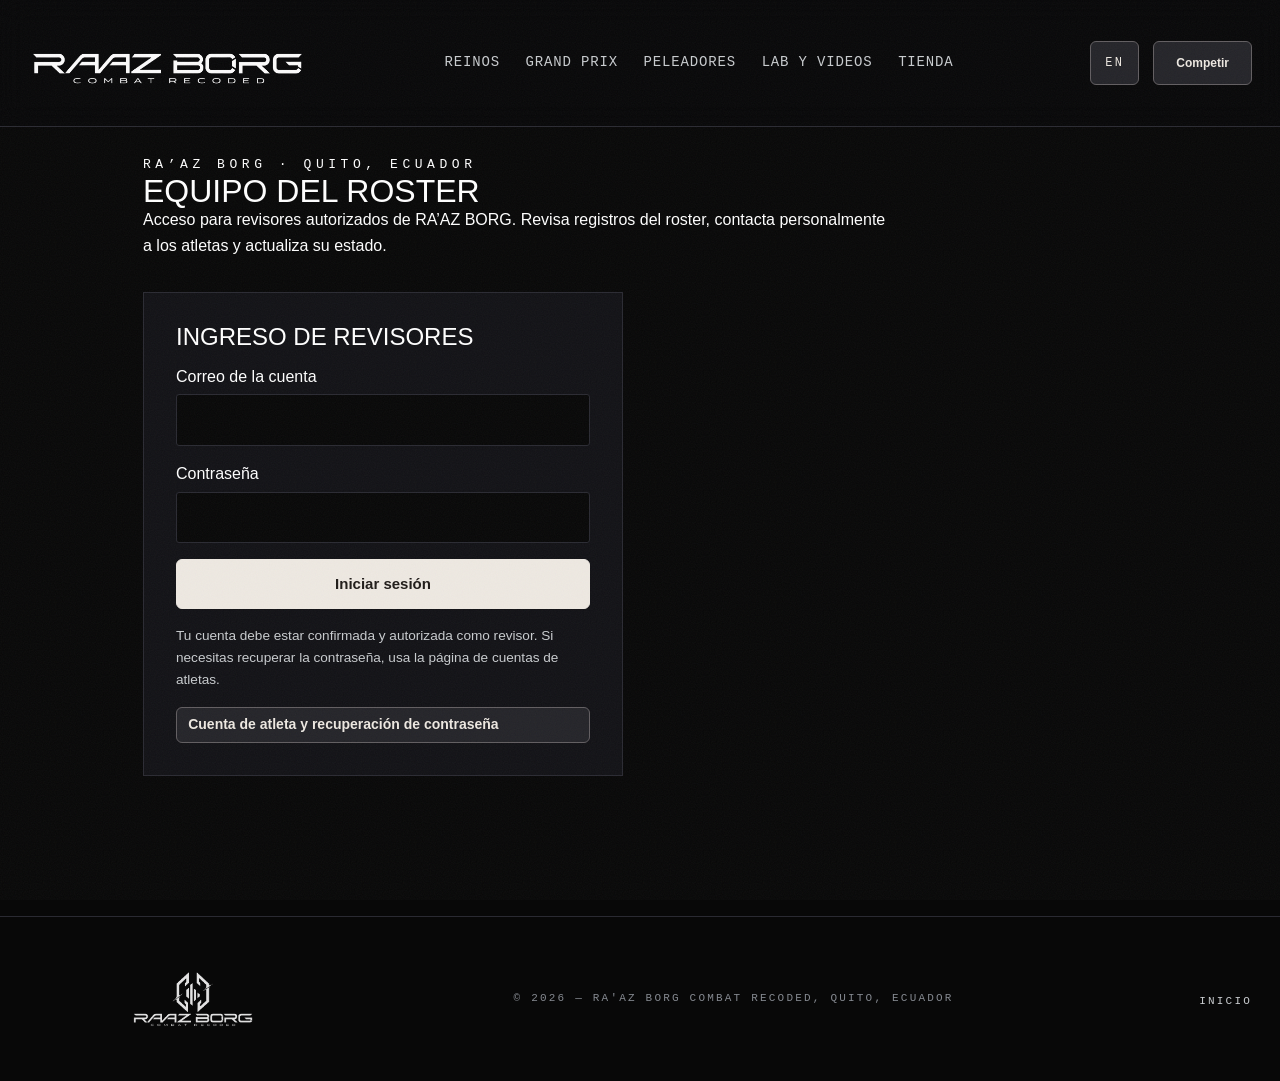
<file: equipo.html>
<!DOCTYPE html>
<html lang="es">
<head>
<meta charset="UTF-8">
<meta name="viewport" content="width=device-width,initial-scale=1">
<meta name="robots" content="noindex,nofollow">
<title data-en="Roster review team — RA’AZ BORG">Equipo del roster — RA’AZ BORG</title>
<meta name="description" content="Panel privado de revisión de registros del roster de atletas RA’AZ BORG." data-en-content="Private RA’AZ BORG athlete application review console.">
<link rel="stylesheet" href="css/style.css?v=audit-20261119">
<style>
.team-page { padding:clamp(120px,12vw,165px) 0 100px; min-height:75vh }
.team-page .wrap { max-width:1050px }
.team-head { max-width:750px; margin-bottom:2rem }
.team-head p { line-height:1.65 }
.team-panel { background:var(--carbon); border:1px solid var(--smoke); padding:clamp(18px,3vw,32px); margin:1rem 0; }
.team-panel[hidden] { display:none }
.team-form { max-width:480px; display:grid; gap:1rem }
.team-form label { display:grid; gap:.35rem; color:var(--white) }
.team-form input { background:var(--void); color:var(--white); border:1px solid var(--smoke); border-radius:3px; font:inherit; padding:.8rem; min-height:44px }
.team-toolbar { display:flex; justify-content:space-between; align-items:center; flex-wrap:wrap; gap:.75rem; margin-bottom:1rem }
.team-toolbar select { background:var(--void); color:var(--white); border:1px solid var(--smoke); font:inherit; padding:.6rem }
.team-review { border-top:1px solid var(--smoke); padding:1.25rem 0 }
.team-review h3 { margin:0 0 .5rem; overflow-wrap:anywhere }
.team-meta { display:flex; flex-wrap:wrap; gap:.5rem 1.2rem; color:var(--grey); margin:.5rem 0; font-size:.9rem }
.team-actions { display:flex; gap:.6rem; flex-wrap:wrap; margin-top:1rem }
.team-actions a, .team-actions button { border:1px solid var(--smoke); padding:.7rem .9rem; border-radius:3px; font:inherit; font-size:.8rem; color:var(--white); background:var(--void); cursor:pointer; text-decoration:none; min-height:44px; }
.team-actions a { border-color:var(--acid); color:var(--acid) }
.team-actions button:hover:not(:disabled), .team-actions button:focus-visible { border-color:var(--cyan) }
.team-actions button:disabled { opacity:.55; cursor:wait }
.team-note { font-size:.85rem; line-height:1.6; color:var(--grey) }
#team-feedback { min-height:1.5em; color:var(--cyan); overflow-wrap:anywhere }
.team-ack-state { color:#e2dae5; font-size:.87rem; line-height:1.55;
  border-left:3px solid #909096; padding:9px 12px; background:#272630; margin:12px 0; }
.team-ack-state[data-state="confirmed"] {border-left-color:#c8f542; color:#ebf7dd;}
.team-actions button[data-action="acknowledge"] {background:#c8f542;color:#171b13;
  border:1px solid #c8f542; font-weight:800;}
.team-actions button[data-action="send-ack-email"] {border:1px solid #c8f542;color:#c8f542;}
.team-actions button:focus-visible {outline:2px solid #66d6eb;outline-offset:3px;}

#team-identity { overflow-wrap:anywhere; color:var(--cyan) }
</style>
</head>
<body data-lang="es">
<a class="skip-link" href="#contenido" data-en="Skip to content">Saltar al contenido</a>
<nav>
  <div class="nav-inner">
    <a class="nav-logo" href="index.html"><img src="assets/No_Background.png" alt="Raaz Borg — Combat Re-Coded"></a>
    <ul class="nav-links" id="main-nav">
      <li><a href="index.html#reinos"><span data-en="Realms">Reinos</span></a></li>
      <li><a href="clashes.html">Grand Prix</a></li>
      <li><a href="fighters.html"><span data-en="Fighters">Peleadores</span></a></li>
      <li><a href="labs.html"><span data-en="Lab &amp; videos">Lab y videos</span></a></li>
      <li><a href="shop.html"><span data-en="Shop">Tienda</span></a></li>
    </ul>
    <div class="nav-right">
      <button id="langToggle" class="lang-toggle" aria-label="Cambiar a inglés">EN</button>
      <a class="btn btn-ghost nav-cta" href="competir.html"><span data-en="Compete">Competir</span></a>
      <button id="burger" class="burger" aria-expanded="false" aria-controls="main-nav" aria-label="Menú" data-en-label="Menu"><span class="lang-es">MENÚ</span><span class="lang-en">MENU</span></button>
    </div>
  </div>
</nav>
<main id="contenido" class="team-page">
  <div class="wrap">
    <header class="team-head">
      <p class="kicker">RA’AZ BORG · QUITO, ECUADOR</p>
      <h1 data-en="Roster review team">Equipo del roster</h1>
      <p data-en="Restricted to approved RA’AZ BORG reviewers. Review roster registrations, contact athletes personally, and update their status.">Acceso para revisores autorizados de RA’AZ BORG. Revisa registros del roster, contacta personalmente a los atletas y actualiza su estado.</p>
    </header>
    <form id="team-login" class="team-panel team-form">
      <h2 data-en="Reviewer sign in">Ingreso de revisores</h2>
      <label><span data-en="Account email">Correo de la cuenta</span><input id="team-email" type="email" autocomplete="username" required></label>
      <label><span data-en="Password">Contraseña</span><input id="team-password" type="password" autocomplete="current-password" required></label>
      <button id="team-signin" type="submit" class="btn btn-acid" data-en="Sign in">Iniciar sesión</button>
      <p class="team-note" data-en="Your account must already be confirmed and approved as a reviewer. To reset your password, use the athlete account page.">Tu cuenta debe estar confirmada y autorizada como revisor. Si necesitas recuperar la contraseña, usa la página de cuentas de atletas.</p>
      <a class="text-link" href="competir.html" data-en="Athlete account and password recovery">Cuenta de atleta y recuperación de contraseña</a>
    </form>
    <section id="team-denied" class="team-panel" hidden>
      <h2 data-en="Reviewer access required">Acceso de revisor requerido</h2>
      <p data-en="Your account is signed in but is not authorized to see athlete roster registrations, or the queue could not be loaded. Ask the RA’AZ BORG administrator to approve your account.">Tu cuenta inició sesión, pero no tiene permisos para consultar registros del roster o no fue posible cargar los datos. Solicita autorización al administrador de RA’AZ BORG.</p>
      <div class="team-actions">
        <button id="team-retry" type="button" data-en="Try again">Reintentar</button>
        <button id="team-denied-signout" type="button" data-en="Sign out">Cerrar sesión</button>
      </div>
    </section>
    <section id="team-queue" class="team-panel" hidden>
      <div class="team-toolbar">
        <div><strong id="team-identity"></strong><p id="team-count" aria-live="polite"></p></div>
        <div class="team-actions">
          <button id="team-refresh" type="button" data-en="Refresh roster registrations">Actualizar registros del roster</button>
          <button id="team-signout" type="button" data-en="Sign out">Cerrar sesión</button>
        </div>
      </div>
      <div class="team-toolbar">
        <h2 data-en="Fighter roster registrations">Registros de peleadores</h2>
        <label><span data-en="Status filter">Filtrar estado</span>
          <select id="team-filter">
            <option value="all" data-en="All statuses">Todos los estados</option>
            <option value="submitted" data-en="Received">Recibidas</option>
            <option value="in_review" data-en="In review">En revisión</option>
            <option value="invited" data-en="Invited">Invitadas</option>
            <option value="closed" data-en="Closed">Cerradas</option>
          </select>
        </label>
      </div>
      <p class="team-note" data-en="Custom automated emails are temporarily paused. After reviewing a registration, select Confirm receipt in portal. The athlete sees your acknowledgement in their private dashboard; no email will be sent. This does not schedule a fight.">Los correos automáticos personalizados están pausados temporalmente. Tras revisar un registro, pulsa Confirmar recepción en el portal. El atleta verá la confirmación en su panel privado; no se enviará un correo. Esto no programa un combate.</p>
      <p class="team-note" data-en="Only mark an invitation as sent after personally contacting the athlete about a specific invitation.">Marca una invitación como enviada únicamente cuando hayas contactado personalmente al atleta.</p>
      <div id="team-results"></div>
    </section>
    <p id="team-feedback" role="status" aria-live="polite"></p>
  </div>
</main>
<footer><div class="wrap foot">
  <img src="assets/Isotipo.png" alt="Raaz Borg">
  <span class="fm">© 2026 — RA'AZ BORG COMBAT RECODED, QUITO, ECUADOR</span>
  <ul class="foot-links"><li><a href="index.html"><span class="lang-es">INICIO</span><span class="lang-en">HOME</span></a></li></ul>
</div></footer>
<script src="js/main.js?v=archive-1"></script>
<script src="js/vendor/supabase-2.49.8.js"></script>
<script src="js/equipo.js?v=email-paused-20261119"></script>
</body>
</html>
</file>
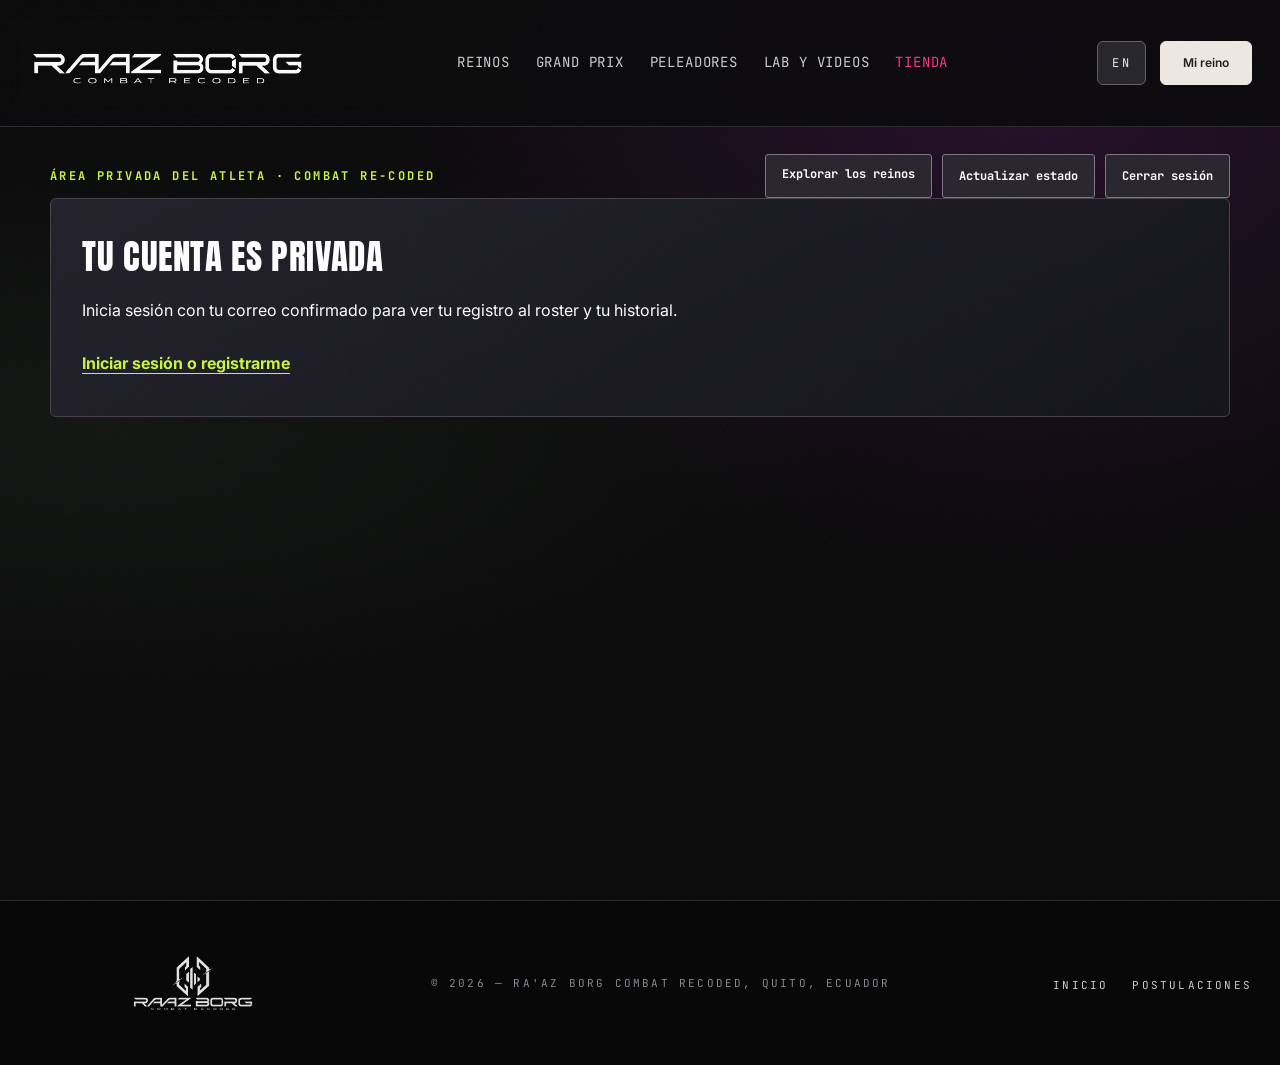
<file: fighter-dashboard.html>
<!DOCTYPE html>
<html lang="es">
<head>
<meta charset="UTF-8">
<meta name="viewport" content="width=device-width,initial-scale=1">
<meta name="robots" content="noindex,nofollow">
<title data-en="My fighter realm — RA’AZ BORG">Mi reino de combate — RA’AZ BORG</title>
<meta name="description" content="Portal privado del roster RA’AZ BORG: registro, identidad, historial previo y estadísticas." data-en-content="Private RA’AZ BORG roster portal: registration, fighter identity, previous record and verified fight statistics.">
<link rel="preconnect" href="https://fonts.googleapis.com">
<link href="https://fonts.googleapis.com/css2?family=Anton&family=Inter:wght@400;500;600;700;800&family=JetBrains+Mono:wght@400;700&display=swap" rel="stylesheet">
<link rel="stylesheet" href="css/style.css?v=profile-v2">
<link rel="stylesheet" href="css/fighter-dashboard.css?v=portal-1">
<style>.portal-language-note{color:#e5dfea;font:600 12px/1.6 var(--mono);margin:.4rem 0 0;overflow-wrap:anywhere}.portal-language-note strong{color:var(--portal-win)}#emailLanguageSaving{color:#b1e9fc}</style>
</head>
<body data-lang="es">
<a class="skip-link" href="#contenido" data-en="Skip to content">Saltar al contenido</a>
<nav>
  <div class="nav-inner">
    <a class="nav-logo" href="index.html"><img src="assets/No_Background.png" alt="RA’AZ BORG — Combat Re-Coded"></a>
    <ul class="nav-links" id="main-nav">
      <li><a href="index.html#reinos"><span data-en="Realms">Reinos</span></a></li>
      <li><a href="clashes.html">Grand Prix</a></li>
      <li><a href="fighters.html"><span data-en="Fighters">Peleadores</span></a></li>
      <li><a href="labs.html"><span data-en="Lab &amp; videos">Lab y videos</span></a></li>
      <li><a href="shop.html" class="shop-link"><span data-en="Shop">Tienda</span></a></li>
    </ul>
    <div class="nav-right">
      <button class="lang-toggle" id="langToggle" aria-label="Cambiar a inglés">EN</button>
      <a aria-current="page" class="btn btn-acid nav-cta" href="fighter-dashboard.html"><span data-en="My realm">Mi reino</span></a>
      <button class="burger" id="burger" aria-expanded="false" aria-controls="main-nav" aria-label="Menú" data-en-label="Menu"><span class="lang-es">MENÚ</span><span class="lang-en">MENU</span></button>
    </div>
  </div>
</nav>
<main class="portal-page" id="contenido">
  <div class="portal-wrap">
    <div class="portal-upper">
      <p class="portal-eyebrow" data-en="PRIVATE ATHLETE AREA · COMBAT RE-CODED">ÁREA PRIVADA DEL ATLETA · COMBAT RE-CODED</p>
      <div class="portal-actions">
        <a href="index.html#reinos" data-en="Explore the realms">Explorar los reinos</a>
        <button type="button" id="portal-refresh" data-en="Refresh status">Actualizar estado</button>
        <button type="button" id="portal-logout" data-en="Sign out">Cerrar sesión</button>
      </div>
    </div>
    <div id="portal-loading" class="portal-feedback" role="status" aria-live="polite" data-en="Checking your athlete account…">Verificando tu cuenta de atleta…</div>
    <section id="portal-signin-required" class="portal-card" hidden>
      <h2 data-en="Your account is private">Tu cuenta es privada</h2>
      <p data-en="Sign in with your confirmed athlete email to access your roster registration and fight record.">Inicia sesión con tu correo confirmado para ver tu registro al roster y tu historial.</p>
      <a class="portal-link" href="competir.html" data-en="Sign in or register">Iniciar sesión o registrarme</a>
    </section>
    <section id="portal-error" class="portal-card" hidden>
      <h2 data-en="Could not load your realm">No pudimos cargar tu reino</h2>
      <p data-en="Your account information could not be retrieved. Try refreshing your status.">No pudimos obtener la información de tu cuenta. Vuelve a actualizar tu estado.</p>
    </section>
    <section id="portal-content" hidden>
      <div id="portal-submitted-confirmation" class="portal-feedback" hidden role="status" aria-live="polite" data-en="Roster registration saved. Your fighter profile is pending team review; your welcome note is below.">¡Inscripción al roster guardada! Tu perfil está pendiente de revisión por el equipo. Debajo encontrarás tu mensaje de bienvenida.</div>
      <header class="portal-hero">
        <p class="portal-eyebrow" data-en="YOUR PROFILE IS NOW IN THE GRID">TU PERFIL YA ES PARTE DE LA RED</p>
        <h1><span data-en="Welcome">Bienvenido</span>, <span class="portal-name" id="fighterDisplayName">Atleta</span>.</h1>
        <p data-en="Your private place inside the Börg universe. Follow your roster status, view your fighter identity and track your fight history.">Tu espacio privado dentro del universo Börg. Consulta el estado de tu inscripción al roster, tu identidad de peleador y tu historial de combate.</p>
      </header>
      <div class="portal-grid">
        <article class="portal-card" aria-labelledby="application-heading">
          <p class="portal-kicker" data-en="01 / ROSTER REGISTRATION">01 / REGISTRO AL ROSTER</p>
          <h2 id="application-heading" data-en="My roster registration">Mi inscripción al roster</h2>
          <span id="application-status" class="portal-status" data-state="none" data-en="Not registered">Sin registro</span>
          <p id="roster-acknowledged-status" class="portal-mail-note" role="status" hidden
             data-en="The RA’AZ BORG team has personally confirmed receipt of your registration. This does not confirm a scheduled fight.">El equipo RA’AZ BORG ha confirmado personalmente que recibió tu registro. Esto no confirma un combate programado.</p>
          <p id="status-description" class="portal-status-description" aria-live="polite"></p>
          <div class="portal-steps" aria-label="Etapas del roster" data-en-label="Roster review stages">
            <span id="step-submitted" data-en="01 · Registered">01 · Registrado</span>
            <span id="step-review" data-en="02 · Roster review">02 · Revisión</span>
            <span id="step-invited" data-en="03 · Invitation">03 · Invitación</span>
          </div>
          <dl class="portal-facts">
            <div><dt data-en="Realm">Reino</dt><dd id="application-realm">—</dd></div>
            <div><dt data-en="Registration date">Fecha de inscripción</dt><dd id="application-date">—</dd></div>
            <div><dt data-en="Participation">Participación</dt><dd id="application-interest">—</dd></div>
            <div><dt data-en="Receipt">Comprobante</dt><dd id="application-receipt">—</dd></div>
          </dl>
          <a class="portal-link" href="index.html#reinos" data-en="Explore your realm">Explora tu reino</a>
        </article>
        <article class="portal-card" aria-labelledby="message-heading">
          <p class="portal-kicker" data-en="02 / TEAM COMMUNICATION">02 / COMUNICACIÓN DEL EQUIPO</p>
          <h2 id="message-heading" data-en="My messages">Mis mensajes</h2>
          <div id="welcome-message" class="portal-mail" hidden>
            <div class="portal-mail-header">
              <strong data-en="RA’AZ BORG team">Equipo RA’AZ BORG</strong>
              <small id="welcome-date">—</small>
            </div>
            <p id="welcome-copy"></p>
          </div>
          <div id="acknowledgement-message" class="portal-mail portal-ack-mail" hidden>
            <div class="portal-mail-header">
              <strong data-en="Registration received · RA’AZ BORG team">Registro recibido · Equipo RA’AZ BORG</strong>
              <small id="acknowledgement-date">—</small>
            </div>
            <p id="acknowledgement-copy"></p>
            <p class="portal-mail-note" data-en="This confirms receipt of your registration, not a confirmed bout or fight date.">Esta es una confirmación de recepción de tu registro, no de un combate ni fecha asignados.</p>
          </div>
          <p id="message-empty" class="portal-empty-note" data-en="There are no messages yet. Your welcome note will appear after you submit your first application.">Todavía no hay mensajes. Tu bienvenida aparecerá al enviar tu primera postulación.</p>
          <p class="portal-mail-note" data-en="Roster updates appear here. Joining the roster does not confirm a fight; the team will contact you with verified details.">Aquí encontrarás las novedades de tu inscripción al roster. Registrarte no confirma un combate; el equipo te contactará con los detalles verificados.</p>
        </article>
        <article class="portal-card" aria-labelledby="profile-heading">
          <p class="portal-kicker" data-en="03 / ATHLETE IDENTITY">03 / IDENTIDAD DEL ATLETA</p>
          <div class="portal-profile-top">
            <div class="portal-photo-frame">
              <span class="portal-avatar" id="fighter-avatar" aria-hidden="true">RB</span>
              <img id="fighter-photo" class="portal-avatar-image" alt="Fotografía privada del peleador" data-en-alt="Private fighter portrait" hidden>
            </div>
            <div>
              <h2 id="fighterName">—</h2>
              <p id="fighterUsername" class="portal-username">—</p>
              <p class="portal-language-note"><span data-en="Email language">Idioma de correos</span>: <strong id="emailLanguageValue">Español</strong><span id="emailLanguageSaving" aria-live="polite"></span></p>
            </div>
          </div>
          <dl class="portal-profile-facts">
            <div><dt data-en="First name">Nombre</dt><dd id="fighterFirstName">—</dd></div>
            <div><dt data-en="Last name">Apellido</dt><dd id="fighterLastName">—</dd></div>
            <div><dt data-en="Fighter alias">Alias de combate</dt><dd id="fighterAlias">—</dd></div>
            <div><dt data-en="Birth date">Fecha de nacimiento</dt><dd id="fighterBirthDate">—</dd></div>
            <div><dt data-en="Realm">Reino</dt><dd id="fighterRealm">—</dd></div>
            <div><dt data-en="Belt">Cinturón</dt><dd id="fighterRank">—</dd></div>
            <div><dt data-en="Belt stripes">Franjas</dt><dd id="fighterStripes">—</dd></div>
            <div><dt data-en="Discipline">Disciplina</dt><dd id="fighterDiscipline">—</dd></div>
            <div><dt data-en="Academy / gym">Academia / gimnasio</dt><dd id="fighterGym">—</dd></div>
            <div><dt data-en="City">Ciudad</dt><dd id="fighterCity">—</dd></div>
            <div><dt data-en="Province / state">Provincia / estado</dt><dd id="fighterProvince">—</dd></div>
            <div><dt data-en="Country">País</dt><dd id="fighterCountry">—</dd></div>
            <div><dt data-en="Weight">Peso</dt><dd id="fighterWeight">—</dd></div>
            <div><dt data-en="Height">Estatura</dt><dd id="fighterHeight">—</dd></div>
          </dl>
          <div class="portal-photo-editor">
            <label for="portal-photo-input" data-en="Private fighter photo · JPG, PNG or WebP · 2 MB max">Foto privada del peleador · JPG, PNG o WebP · máximo 2 MB</label>
            <input id="portal-photo-input" type="file" accept="image/jpeg,image/png,image/webp">
            <div class="portal-actions">
              <button type="button" id="portal-photo-save" data-en="Save photo">Guardar foto</button>
              <button type="button" id="portal-photo-remove" data-en="Remove photo" hidden>Eliminar foto</button>
            </div>
            <p id="portal-photo-feedback" class="portal-field-feedback" role="status" aria-live="polite"></p>
            <p class="portal-small-note" data-en="Your portrait stays private and is not automatically published in the public fighter roster.">Tu retrato permanece privado y no se publica automáticamente en el roster público.</p>
          </div>
          <div class="portal-prior-record">
            <div class="portal-prior-heading">
              <div>
                <p class="portal-kicker" data-en="PREVIOUS FIGHT EXPERIENCE">EXPERIENCIA EN COMBATE ANTERIOR</p>
                <h3 data-en="Self-reported record">Historial declarado por el peleador</h3>
              </div>
              <button type="button" class="portal-small-button" id="portal-prior-edit-toggle" data-en="Edit">Editar</button>
            </div>
            <p class="portal-small-note" data-en="These totals are provided by the athlete and have not been independently verified by RA’AZ BORG.">Estos datos son declarados por el atleta y no han sido verificados independientemente por RA’AZ BORG.</p>
            <div class="portal-stats portal-stats-prior">
              <div class="portal-stat"><strong id="priorCompeted">—</strong><small data-en="Competed">Disputados</small></div>
              <div class="portal-stat"><strong id="priorWon">—</strong><small data-en="Won">Ganados</small></div>
              <div class="portal-stat"><strong id="priorLost">—</strong><small data-en="Lost">Perdidos</small></div>
              <div class="portal-stat"><strong id="priorDrawn">—</strong><small data-en="Draws">Empates</small></div>
            </div>
            <form id="portal-prior-form" class="portal-prior-form" hidden>
              <p class="portal-small-note" data-en="Enter all four numbers, including zeros. Wins, losses and draws cannot exceed competed fights. Clear all fields to remove your declared record.">Ingresa los cuatro valores, incluyendo ceros. Ganados, perdidos y empates no pueden superar los disputados. Deja todos vacíos para quitar tu historial declarado.</p>
              <div class="portal-prior-grid">
                <label><span data-en="Competed">Disputados</span><input id="edit-prior-competed" type="number" min="0" max="5000" step="1" inputmode="numeric"></label>
                <label><span data-en="Won">Ganados</span><input id="edit-prior-won" type="number" min="0" max="5000" step="1" inputmode="numeric"></label>
                <label><span data-en="Lost">Perdidos</span><input id="edit-prior-lost" type="number" min="0" max="5000" step="1" inputmode="numeric"></label>
                <label><span data-en="Draws">Empates</span><input id="edit-prior-drawn" type="number" min="0" max="5000" step="1" inputmode="numeric"></label>
              </div>
              <button type="submit" class="portal-small-button" id="portal-prior-save" data-en="Save previous record">Guardar historial anterior</button>
              <p id="portal-prior-feedback" class="portal-field-feedback" role="status" aria-live="polite"></p>
            </form>
          </div>
        </article>
        <article class="portal-card" aria-labelledby="record-heading">
          <p class="portal-kicker" data-en="04 / RECORDED FIGHTS">04 / COMBATES REGISTRADOS</p>
          <h2 id="record-heading" data-en="Recorded fight statistics">Estadísticas de combates registrados</h2>
          <div class="portal-chart-wrap">
            <div id="fightDonut" class="portal-donut" role="img" aria-label="Sin combates registrados" data-en-label="No recorded fights">
              <div class="portal-donut-content">
                <strong id="winPercentage">—</strong>
                <span data-en="Win rate">Victorias</span>
              </div>
            </div>
          </div>
          <div class="portal-legend">
            <span class="win" data-en="Wins">Victorias</span>
            <span class="loss" data-en="Losses">Derrotas</span>
            <span class="draw" data-en="Draws">Empates</span>
          </div>
          <div class="portal-stats">
            <div class="portal-stat"><strong id="totalFights">—</strong><small data-en="Fights">Combates</small></div>
            <div class="portal-stat"><strong id="fightWins">—</strong><small data-en="Wins">Victorias</small></div>
            <div class="portal-stat"><strong id="fightLosses">—</strong><small data-en="Losses">Derrotas</small></div>
            <div class="portal-stat"><strong id="fightDraws">—</strong><small data-en="Draws">Empates</small></div>
          </div>
          <p id="record-caption" class="portal-chart-note" data-en="No fight-by-fight results have been recorded here yet. The donut stays grey; your self-reported previous record appears under Athlete Identity.">Todavía no se han registrado resultados individuales de combates aquí. El gráfico permanece gris; tu historial previo declarado aparece en Identidad del atleta.</p>
        </article>
      </div>
      <article class="portal-card portal-lower" aria-labelledby="recent-heading">
        <p class="portal-kicker" data-en="05 / HISTORY">05 / HISTORIAL</p>
        <h2 id="recent-heading" data-en="Recent fights">Últimos combates</h2>
        <div id="fightList"></div>
        <p class="portal-empty-note" id="emptyFightMessage" data-en="No bouts have been registered for your account yet.">Todavía no hay combates registrados en tu cuenta.</p>
      </article>
    </section>
  </div>
</main>
<footer><div class="wrap foot">
  <img src="assets/Isotipo.png" alt="RA’AZ BORG">
  <span class="fm">© 2026 — RA'AZ BORG COMBAT RECODED, QUITO, ECUADOR</span>
  <ul class="foot-links">
    <li><a href="index.html"><span class="lang-es">INICIO</span><span class="lang-en">HOME</span></a></li>
    <li><a href="competir.html"><span class="lang-es">POSTULACIONES</span><span class="lang-en">APPLICATIONS</span></a></li>
  </ul>
</div></footer>
<script src="js/main.js?v=langpref-20261119"></script>
<script src="js/vendor/supabase-2.49.8.js"></script>
<script src="js/roster-avatar.js?v=roster-v1"></script>
<script src="js/athlete-language.js?v=langpref-v1"></script>
<script src="js/fighter-dashboard.js?v=email-paused-20261119-v2"></script>
</body>
</html>
</file>
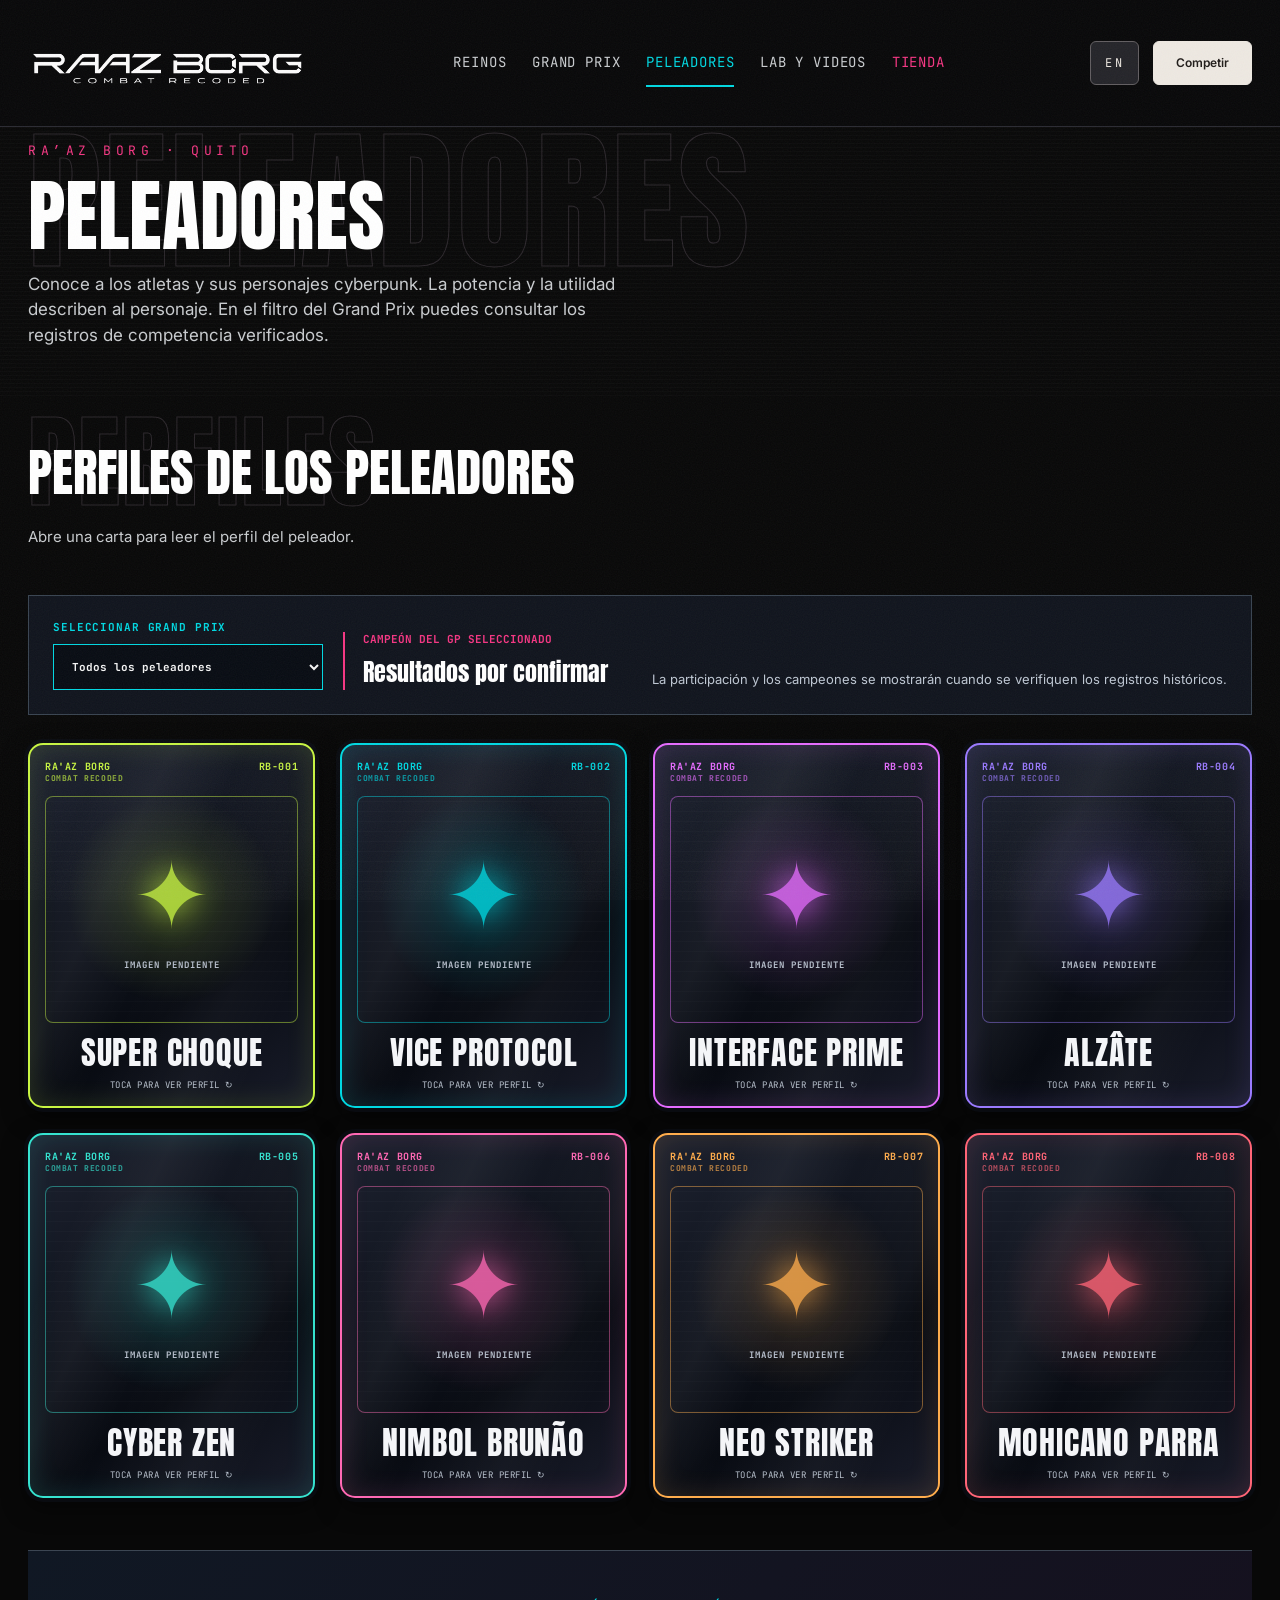
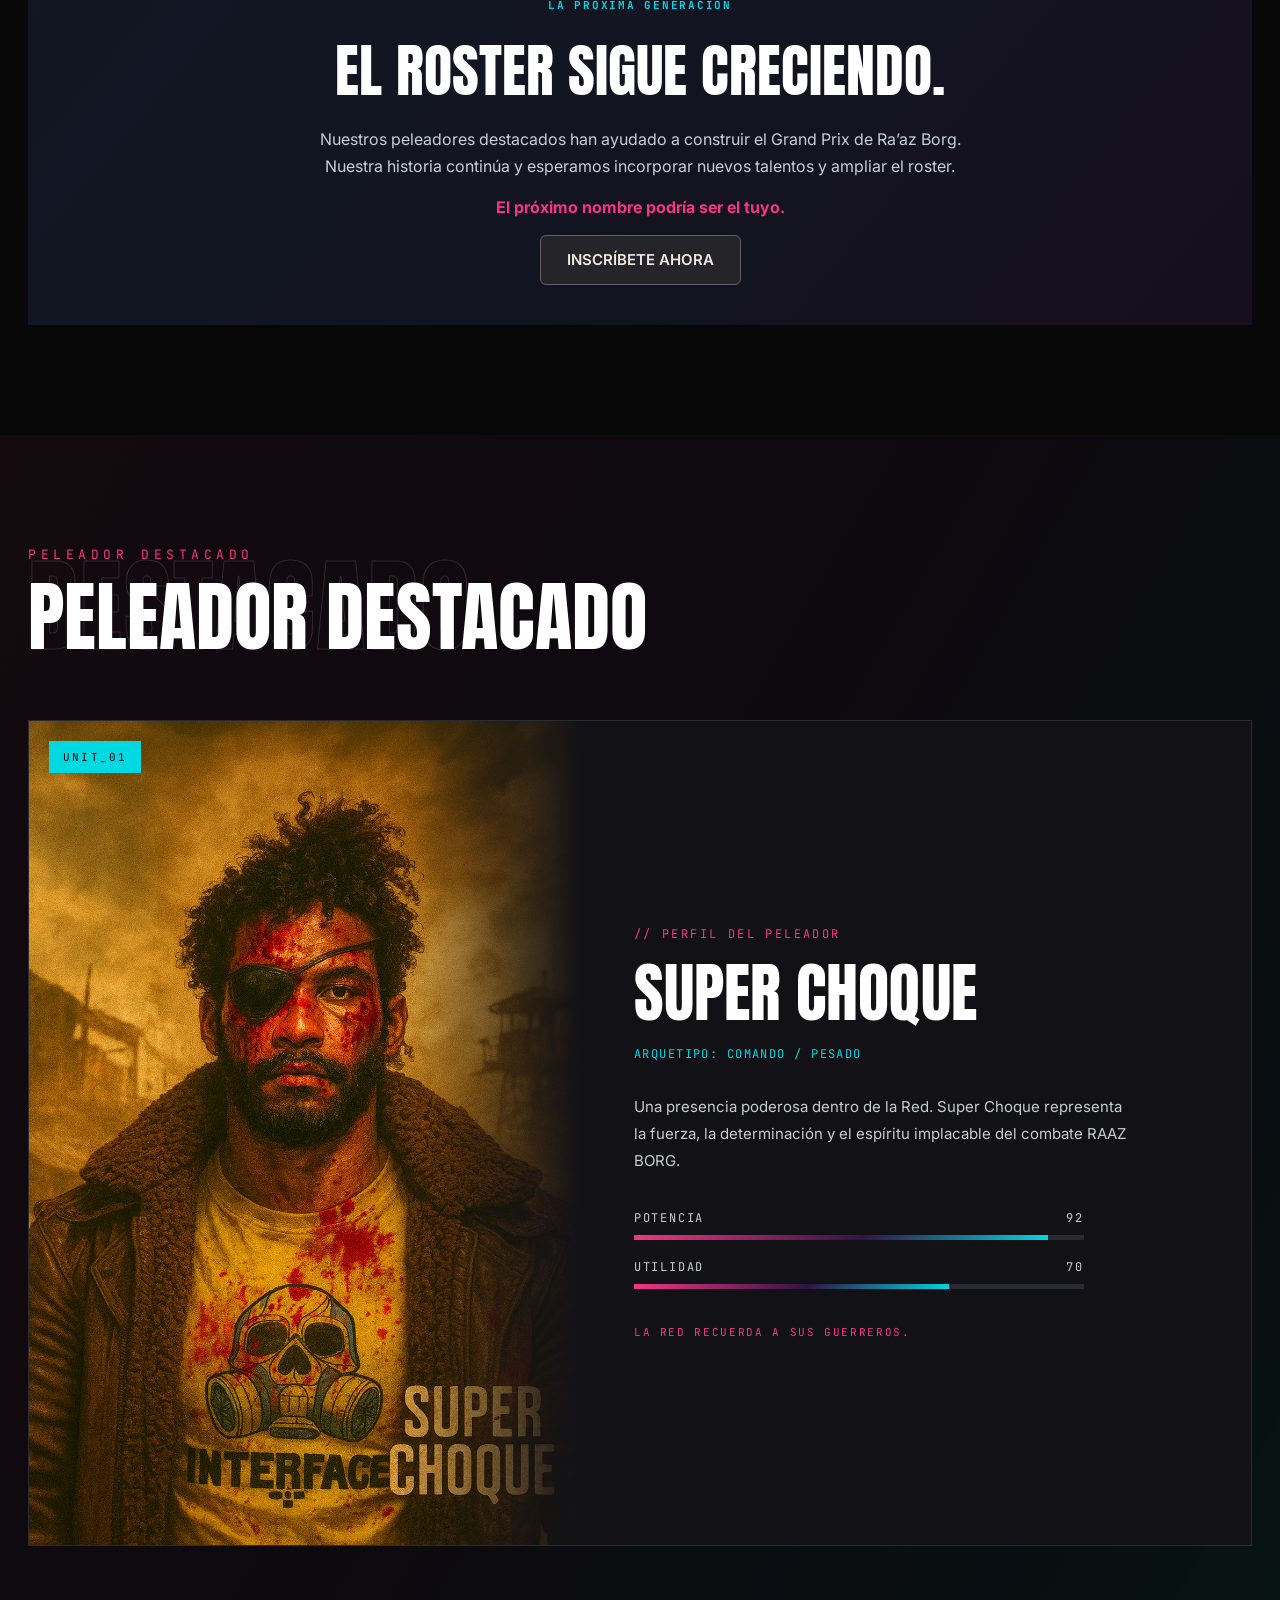
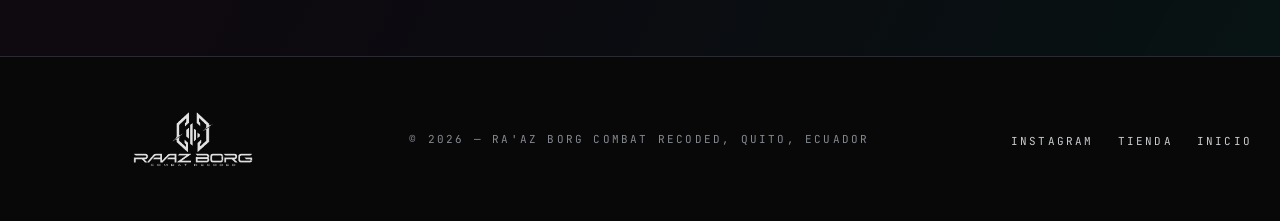
<file: fighters.html>
<!DOCTYPE html>
<html lang="es">
<head>
<meta charset="UTF-8">
<meta name="viewport" content="width=device-width, initial-scale=1.0">
<title data-en="Fighters — RAAZ BORG">Peleadores — RAAZ BORG</title>
<meta name="description" content="Conoce a los peleadores de RA’AZ BORG en Quito." data-en-content="Meet the RA’AZ BORG fighters in Quito.">
<link rel="preconnect" href="https://fonts.googleapis.com">
<link href="https://fonts.googleapis.com/css2?family=Anton&family=Inter:wght@400;500;600&family=JetBrains+Mono:wght@400;700&display=swap" rel="stylesheet">
<link rel="stylesheet" href="css/style.css?v=archive-1">
<style>
.realm-roster-grid{display:grid;grid-template-columns:repeat(auto-fit,minmax(235px,1fr));gap:25px}
.realm-flip-card{display:block;position:relative;min-width:0;width:100%;height:365px;padding:0;border:0;background:transparent;color:#f4f5f8;font:inherit;text-align:center;cursor:pointer;perspective:1200px;touch-action:manipulation}
.realm-flip-inner{display:block;position:relative;width:100%;height:100%;transform-style:preserve-3d;transition:transform .65s cubic-bezier(.2,.7,.2,1)}
.realm-flip-card.is-flipped .realm-flip-inner{transform:rotateY(180deg)}
.realm-face{position:absolute;inset:0;box-sizing:border-box;display:flex;flex-direction:column;align-items:center;padding:15px;border:2px solid var(--card-accent);border-radius:15px;overflow:hidden;backface-visibility:hidden;-webkit-backface-visibility:hidden;background:linear-gradient(145deg,#1d2230 0%,#080b12 65%,#191c2a 100%);box-shadow:0 0 0 4px #090b10,0 8px 24px #0009,inset 0 0 28px color-mix(in srgb,var(--card-accent) 14%,transparent)}
.realm-face:before{content:"";position:absolute;inset:0;background:linear-gradient(115deg,transparent 18%,#ffffff0b 32%,transparent 48%,#ffffff08 70%,transparent 83%);pointer-events:none}
.realm-card-top{width:100%;display:flex;justify-content:space-between;gap:7px;font:700 10px 'JetBrains Mono',monospace;letter-spacing:.6px;color:var(--card-accent);text-align:left}
.realm-card-top em{display:block;font-style:normal;font-size:8px;opacity:.7}
.realm-portrait-placeholder{flex:1;min-height:0;width:100%;margin:13px 0;display:flex;flex-direction:column;align-items:center;justify-content:center;gap:18px;border:1px solid color-mix(in srgb,var(--card-accent) 45%,transparent);border-radius:8px;background:radial-gradient(circle at 50% 45%,color-mix(in srgb,var(--card-accent) 18%,transparent),transparent 60%),repeating-linear-gradient(0deg,#ffffff05 0px,#ffffff05 1px,transparent 1px,transparent 10px)}
.realm-portrait-symbol{font-size:92px;line-height:1;color:var(--card-accent);opacity:.8;text-shadow:0 0 32px var(--card-accent)}
.realm-photo-label{font:700 9px 'JetBrains Mono',monospace;letter-spacing:1px;color:#b7bfcc}
.realm-front-footer{display:flex;flex-direction:column;gap:9px;align-items:center;width:100%}
.realm-front-footer strong{font:32px/1.05 Anton,Impact,sans-serif;letter-spacing:.8px}
.realm-hint{font:9px 'JetBrains Mono',monospace;letter-spacing:.5px;color:#b7c0cc}
.realm-back{transform:rotateY(180deg);gap:17px;justify-content:space-between}
.realm-back-name{font:26px/1.1 Anton,Impact,sans-serif;letter-spacing:1px}
.realm-record{display:flex;justify-content:space-evenly;width:100%;gap:20px}
.realm-record>span{display:flex;flex-direction:column;gap:3px}
.realm-record b{font:40px Anton,Impact,sans-serif;color:var(--card-accent)}
.realm-record small{font:10px 'JetBrains Mono',monospace}
.realm-champion{font:700 11px 'JetBrains Mono',monospace;line-height:1.5}
.realm-gp-history{width:100%;border-top:1px solid #4a5060;padding-top:13px;display:flex;flex-direction:column;gap:12px}
.realm-gp-history strong{font:700 11px 'JetBrains Mono',monospace;color:var(--card-accent)}
.realm-gp-empty{font:11px/1.5 Inter,sans-serif;color:#c0c5d1}
.realm-flip-card .realm-back{visibility:hidden;pointer-events:none}
.realm-flip-card.is-flipped .realm-front{visibility:hidden;pointer-events:none}
.realm-flip-card.is-flipped .realm-back{visibility:visible;pointer-events:auto}
.realm-flip-card:hover .realm-face{box-shadow:0 0 0 4px #090b10,0 12px 32px #000b,0 0 20px color-mix(in srgb,var(--card-accent) 28%,transparent)}
.realm-flip-card:focus-visible{outline:3px solid var(--card-accent);outline-offset:7px}
@media(max-width:550px){.realm-roster-grid{grid-template-columns:repeat(2,minmax(0,1fr));gap:12px}.realm-flip-card{height:300px}.realm-face{padding:9px;border-radius:10px}.realm-front-footer strong{font-size:23px}.realm-portrait-symbol{font-size:58px}.realm-photo-label{font-size:7px}.realm-card-top{font-size:8px}.realm-back{gap:9px}.realm-back-name{font-size:20px}.realm-record b{font-size:31px}.realm-gp-history{gap:7px;padding-top:8px}.realm-champion,.realm-gp-history strong{font-size:9px}}
@media(prefers-reduced-motion:reduce){.realm-flip-inner{transition:none}}

/* Grand Prix archive controls */
.gp-archive-controls{display:flex;flex-wrap:wrap;align-items:end;gap:20px;margin:28px 0;padding:24px;border:1px solid #394451;background:#10141d}
.gp-filter-field{display:flex;flex-direction:column;gap:10px;flex:1;min-width:210px;font:700 11px 'JetBrains Mono',monospace;letter-spacing:.08em;color:var(--cyan)}
.gp-filter-field select{width:100%;padding:14px;background:#080c13;color:#f5f5f5;border:1px solid var(--cyan);font:inherit;letter-spacing:0;cursor:pointer}
.gp-champion-panel{flex:1;min-width:210px;border-left:2px solid var(--magenta);padding-left:18px}
.gp-champion-panel small{display:block;color:var(--magenta);font:700 11px 'JetBrains Mono',monospace;margin-bottom:8px}
.gp-champion-panel strong{font:24px Anton,Impact,sans-serif;color:#fff}
.gp-filter-note,.gp-empty{color:#bfc8d4;font-size:13px;line-height:1.6}
.gp-empty{padding:24px;border:1px dashed #556070;margin-bottom:20px}
.gp-empty[hidden],.realm-flip-card[hidden]{display:none!important}
.roster-growth{margin-top:52px;padding:40px 25px;text-align:center;border-top:1px solid #3c4653;background:linear-gradient(130deg,#101824,#16101e)}
.roster-growth h3{font:clamp(32px,5vw,58px) Anton,Impact,sans-serif;margin:12px 0;color:#fff}
.roster-growth p{max-width:670px;margin:0 auto 14px;color:#c8ced8;line-height:1.7}
.roster-growth .roster-growth-tag{font:700 11px 'JetBrains Mono',monospace;color:var(--cyan);letter-spacing:.16em}
.roster-growth .roster-growth-end{color:var(--magenta);font-weight:700}
@media(max-width:600px){.gp-archive-controls{padding:16px}.gp-champion-panel{border-left:0;border-top:2px solid var(--magenta);padding:14px 0 0}}
</style>
</head>
<body data-lang="es">
<a class="skip-link" href="#contenido" data-en="Skip to content">Saltar al contenido</a>

<nav>
  <div class="nav-inner">
    <a class="nav-logo" href="index.html"><img src="assets/No_Background.png" alt="Raaz Borg — Combat Re-Coded"></a>
    <ul class="nav-links" id="main-nav">
      <li><a href="index.html#reinos"><span data-en="Realms">Reinos</span></a></li>
      <li><a href="clashes.html">Grand Prix</a></li>
      <li><a href="fighters.html" class="active" aria-current="page"><span data-en="Fighters">Peleadores</span></a></li>
      <li><a href="labs.html"><span data-en="Lab &amp; videos">Lab y videos</span></a></li>
      <li><a href="shop.html" class="shop-link"><span data-en="Shop">Tienda</span></a></li>
    </ul>
    <div class="nav-right">
      <button class="lang-toggle" id="langToggle" aria-label="Cambiar a inglés">EN</button>
      <a class="btn btn-acid nav-cta" href="competir.html"><span data-en="Compete">Competir</span></a>
      <button class="burger" id="burger" aria-expanded="false" aria-controls="main-nav" aria-label="Menú" data-en-label="Menu"><span class="lang-es">MENÚ</span><span class="lang-en">MENU</span></button>
    </div>
  </div>
</nav>
<!-- ==== Fighter Database ==== -->
<main id="contenido" tabindex="-1">
<header class="page-hero">
  <div class="scanlines"></div>
  <div class="wrap">
    <span class="kicker">RA’AZ BORG · Quito</span>
    <h1 data-heading-outline="PELEADORES" data-heading-outline-en="FIGHTERS" data-en="Fighters">Peleadores</h1>
    <p class="lead" data-en="Meet the athletes and their cyberpunk personas. Power and utility describe each character. The Grand Prix filter shows verified competition records.">Conoce a los atletas y sus personajes cyberpunk. La potencia y la utilidad describen al personaje. En el filtro del Grand Prix puedes consultar los registros de competencia verificados.</p>
  </div>
</header>

<section class="fighter-roster">
  <div class="wrap">

    <div class="section-heading"><h2 data-heading-outline="PERFILES" data-heading-outline-en="PROFILES" data-en="Fighter profiles">Perfiles de los peleadores</h2></div>
    <p class="fighter-roster-intro" data-en="Open a card to read the fighter’s profile.">Abre una carta para leer el perfil del peleador.</p>
    <div class="gp-archive-controls reveal">
      <label class="gp-filter-field" for="gpRosterFilter">
        <span class="lang-en">SELECT GRAND PRIX</span><span class="lang-es">SELECCIONAR GRAND PRIX</span>
        <select id="gpRosterFilter">
          <option value="all" data-en="All fighters">Todos los peleadores</option>
          <option value="gp-1" data-en="Grand Prix 01 — roster pending">Grand Prix 01 — participantes por confirmar</option>
          <option value="gp-2" data-en="Grand Prix 02 — roster pending">Grand Prix 02 — participantes por confirmar</option>
          <option value="gp-3" data-en="Grand Prix 03 — roster pending">Grand Prix 03 — participantes por confirmar</option>
          <option value="gp-4" data-en="Grand Prix 04 — roster pending">Grand Prix 04 — participantes por confirmar</option>
          <option value="gp-5" data-en="Grand Prix 05 — roster pending">Grand Prix 05 — participantes por confirmar</option>
        </select>
      </label>
      <div class="gp-champion-panel" aria-live="polite">
        <small><span class="lang-en">SELECTED GP CHAMPION</span><span class="lang-es">CAMPEÓN DEL GP SELECCIONADO</span></small>
        <strong id="gpChampion"><span class="lang-en">Awaiting verified results</span><span class="lang-es">Resultados por confirmar</span></strong>
      </div>
      <p class="gp-filter-note"><span class="lang-en">GP participation and champions will appear as historical records are verified.</span><span class="lang-es">La participación y los campeones se mostrarán cuando se verifiquen los registros históricos.</span></p>
    </div>
    <p class="gp-empty" id="gpRosterEmpty" hidden aria-live="polite"></p>
    <div class="realm-roster-grid reveal">
      <button class="realm-flip-card" type="button" style="--card-accent:#c8f542" data-fighter="1" id="fighter-1" aria-pressed="false" aria-label="Ver historial de SUPER CHOQUE" data-en-label="View SUPER CHOQUE competitive record">
        <span class="realm-flip-inner">
          <span class="realm-face realm-front">
            <span class="realm-card-top"><span>RA'AZ BORG <em>COMBAT RECODED</em></span><span>RB-001</span></span>
            <span class="realm-portrait-placeholder"><span class="realm-portrait-symbol">✦</span><span class="realm-photo-label"><span class="lang-en">FIGHTER IMAGE PENDING</span><span class="lang-es">IMAGEN PENDIENTE</span></span></span>
            <span class="realm-front-footer"><strong>SUPER CHOQUE</strong><span class="realm-hint"><span class="lang-en">TAP TO REVEAL PROFILE ↻</span><span class="lang-es">TOCA PARA VER PERFIL ↻</span></span></span>
          </span>
          <span class="realm-face realm-back">
            <span class="realm-card-top"><span data-en="FIGHTER RECORD">HISTORIAL DEL PELEADOR</span><span>RB-001</span></span>
            <strong class="realm-back-name">SUPER CHOQUE</strong>
            <span class="realm-record"><span><b>—</b><small><span class="lang-en">WINS</span><span class="lang-es">VICTORIAS</span></small></span><span><b>—</b><small><span class="lang-en">LOSSES</span><span class="lang-es">DERROTAS</span></small></span></span>
            <span class="realm-champion"><span class="lang-en">CHAMPIONSHIP:</span><span class="lang-es">CAMPEONATO:</span> <span class="lang-en">PENDING</span><span class="lang-es">PENDIENTE</span></span>
            <span class="realm-gp-history"><strong><span class="lang-en">GRAND PRIX HISTORY</span><span class="lang-es">HISTORIAL GRAND PRIX</span></strong><span class="realm-gp-empty"><span class="lang-en">Events and results awaiting verification</span><span class="lang-es">Eventos y resultados por verificar</span></span></span>
            <span class="realm-hint"><span class="lang-en">TAP TO RETURN ↻</span><span class="lang-es">TOCA PARA VOLVER ↻</span></span>
          </span>
        </span>
      </button>
      <button class="realm-flip-card" type="button" style="--card-accent:#00d8e2" data-fighter="2" id="fighter-2" aria-pressed="false" aria-label="Ver historial de VICE PROTOCOL" data-en-label="View VICE PROTOCOL competitive record">
        <span class="realm-flip-inner">
          <span class="realm-face realm-front">
            <span class="realm-card-top"><span>RA'AZ BORG <em>COMBAT RECODED</em></span><span>RB-002</span></span>
            <span class="realm-portrait-placeholder"><span class="realm-portrait-symbol">✦</span><span class="realm-photo-label"><span class="lang-en">FIGHTER IMAGE PENDING</span><span class="lang-es">IMAGEN PENDIENTE</span></span></span>
            <span class="realm-front-footer"><strong>VICE PROTOCOL</strong><span class="realm-hint"><span class="lang-en">TAP TO REVEAL PROFILE ↻</span><span class="lang-es">TOCA PARA VER PERFIL ↻</span></span></span>
          </span>
          <span class="realm-face realm-back">
            <span class="realm-card-top"><span data-en="FIGHTER RECORD">HISTORIAL DEL PELEADOR</span><span>RB-002</span></span>
            <strong class="realm-back-name">VICE PROTOCOL</strong>
            <span class="realm-record"><span><b>—</b><small><span class="lang-en">WINS</span><span class="lang-es">VICTORIAS</span></small></span><span><b>—</b><small><span class="lang-en">LOSSES</span><span class="lang-es">DERROTAS</span></small></span></span>
            <span class="realm-champion"><span class="lang-en">CHAMPIONSHIP:</span><span class="lang-es">CAMPEONATO:</span> <span class="lang-en">PENDING</span><span class="lang-es">PENDIENTE</span></span>
            <span class="realm-gp-history"><strong><span class="lang-en">GRAND PRIX HISTORY</span><span class="lang-es">HISTORIAL GRAND PRIX</span></strong><span class="realm-gp-empty"><span class="lang-en">Events and results awaiting verification</span><span class="lang-es">Eventos y resultados por verificar</span></span></span>
            <span class="realm-hint"><span class="lang-en">TAP TO RETURN ↻</span><span class="lang-es">TOCA PARA VOLVER ↻</span></span>
          </span>
        </span>
      </button>
      <button class="realm-flip-card" type="button" style="--card-accent:#e66cff" data-fighter="3" id="fighter-3" aria-pressed="false" aria-label="Ver historial de INTERFACE PRIME" data-en-label="View INTERFACE PRIME competitive record">
        <span class="realm-flip-inner">
          <span class="realm-face realm-front">
            <span class="realm-card-top"><span>RA'AZ BORG <em>COMBAT RECODED</em></span><span>RB-003</span></span>
            <span class="realm-portrait-placeholder"><span class="realm-portrait-symbol">✦</span><span class="realm-photo-label"><span class="lang-en">FIGHTER IMAGE PENDING</span><span class="lang-es">IMAGEN PENDIENTE</span></span></span>
            <span class="realm-front-footer"><strong>INTERFACE PRIME</strong><span class="realm-hint"><span class="lang-en">TAP TO REVEAL PROFILE ↻</span><span class="lang-es">TOCA PARA VER PERFIL ↻</span></span></span>
          </span>
          <span class="realm-face realm-back">
            <span class="realm-card-top"><span data-en="FIGHTER RECORD">HISTORIAL DEL PELEADOR</span><span>RB-003</span></span>
            <strong class="realm-back-name">INTERFACE PRIME</strong>
            <span class="realm-record"><span><b>—</b><small><span class="lang-en">WINS</span><span class="lang-es">VICTORIAS</span></small></span><span><b>—</b><small><span class="lang-en">LOSSES</span><span class="lang-es">DERROTAS</span></small></span></span>
            <span class="realm-champion"><span class="lang-en">CHAMPIONSHIP:</span><span class="lang-es">CAMPEONATO:</span> <span class="lang-en">PENDING</span><span class="lang-es">PENDIENTE</span></span>
            <span class="realm-gp-history"><strong><span class="lang-en">GRAND PRIX HISTORY</span><span class="lang-es">HISTORIAL GRAND PRIX</span></strong><span class="realm-gp-empty"><span class="lang-en">Events and results awaiting verification</span><span class="lang-es">Eventos y resultados por verificar</span></span></span>
            <span class="realm-hint"><span class="lang-en">TAP TO RETURN ↻</span><span class="lang-es">TOCA PARA VOLVER ↻</span></span>
          </span>
        </span>
      </button>
      <button class="realm-flip-card" type="button" style="--card-accent:#9a7aff" data-fighter="4" id="fighter-4" aria-pressed="false" aria-label="Ver historial de ALZÂTE" data-en-label="View ALZÂTE competitive record">
        <span class="realm-flip-inner">
          <span class="realm-face realm-front">
            <span class="realm-card-top"><span>RA'AZ BORG <em>COMBAT RECODED</em></span><span>RB-004</span></span>
            <span class="realm-portrait-placeholder"><span class="realm-portrait-symbol">✦</span><span class="realm-photo-label"><span class="lang-en">FIGHTER IMAGE PENDING</span><span class="lang-es">IMAGEN PENDIENTE</span></span></span>
            <span class="realm-front-footer"><strong>ALZÂTE</strong><span class="realm-hint"><span class="lang-en">TAP TO REVEAL PROFILE ↻</span><span class="lang-es">TOCA PARA VER PERFIL ↻</span></span></span>
          </span>
          <span class="realm-face realm-back">
            <span class="realm-card-top"><span data-en="FIGHTER RECORD">HISTORIAL DEL PELEADOR</span><span>RB-004</span></span>
            <strong class="realm-back-name">ALZÂTE</strong>
            <span class="realm-record"><span><b>—</b><small><span class="lang-en">WINS</span><span class="lang-es">VICTORIAS</span></small></span><span><b>—</b><small><span class="lang-en">LOSSES</span><span class="lang-es">DERROTAS</span></small></span></span>
            <span class="realm-champion"><span class="lang-en">CHAMPIONSHIP:</span><span class="lang-es">CAMPEONATO:</span> <span class="lang-en">PENDING</span><span class="lang-es">PENDIENTE</span></span>
            <span class="realm-gp-history"><strong><span class="lang-en">GRAND PRIX HISTORY</span><span class="lang-es">HISTORIAL GRAND PRIX</span></strong><span class="realm-gp-empty"><span class="lang-en">Events and results awaiting verification</span><span class="lang-es">Eventos y resultados por verificar</span></span></span>
            <span class="realm-hint"><span class="lang-en">TAP TO RETURN ↻</span><span class="lang-es">TOCA PARA VOLVER ↻</span></span>
          </span>
        </span>
      </button>
      <button class="realm-flip-card" type="button" style="--card-accent:#36e3d0" data-fighter="5" id="fighter-5" aria-pressed="false" aria-label="Ver historial de CYBER ZEN" data-en-label="View CYBER ZEN competitive record">
        <span class="realm-flip-inner">
          <span class="realm-face realm-front">
            <span class="realm-card-top"><span>RA'AZ BORG <em>COMBAT RECODED</em></span><span>RB-005</span></span>
            <span class="realm-portrait-placeholder"><span class="realm-portrait-symbol">✦</span><span class="realm-photo-label"><span class="lang-en">FIGHTER IMAGE PENDING</span><span class="lang-es">IMAGEN PENDIENTE</span></span></span>
            <span class="realm-front-footer"><strong>CYBER ZEN</strong><span class="realm-hint"><span class="lang-en">TAP TO REVEAL PROFILE ↻</span><span class="lang-es">TOCA PARA VER PERFIL ↻</span></span></span>
          </span>
          <span class="realm-face realm-back">
            <span class="realm-card-top"><span data-en="FIGHTER RECORD">HISTORIAL DEL PELEADOR</span><span>RB-005</span></span>
            <strong class="realm-back-name">CYBER ZEN</strong>
            <span class="realm-record"><span><b>—</b><small><span class="lang-en">WINS</span><span class="lang-es">VICTORIAS</span></small></span><span><b>—</b><small><span class="lang-en">LOSSES</span><span class="lang-es">DERROTAS</span></small></span></span>
            <span class="realm-champion"><span class="lang-en">CHAMPIONSHIP:</span><span class="lang-es">CAMPEONATO:</span> <span class="lang-en">PENDING</span><span class="lang-es">PENDIENTE</span></span>
            <span class="realm-gp-history"><strong><span class="lang-en">GRAND PRIX HISTORY</span><span class="lang-es">HISTORIAL GRAND PRIX</span></strong><span class="realm-gp-empty"><span class="lang-en">Events and results awaiting verification</span><span class="lang-es">Eventos y resultados por verificar</span></span></span>
            <span class="realm-hint"><span class="lang-en">TAP TO RETURN ↻</span><span class="lang-es">TOCA PARA VOLVER ↻</span></span>
          </span>
        </span>
      </button>
      <button class="realm-flip-card" type="button" style="--card-accent:#ff69b4" data-fighter="6" id="fighter-6" aria-pressed="false" aria-label="Ver historial de NIMBOL BRUNÃO" data-en-label="View NIMBOL BRUNÃO competitive record">
        <span class="realm-flip-inner">
          <span class="realm-face realm-front">
            <span class="realm-card-top"><span>RA'AZ BORG <em>COMBAT RECODED</em></span><span>RB-006</span></span>
            <span class="realm-portrait-placeholder"><span class="realm-portrait-symbol">✦</span><span class="realm-photo-label"><span class="lang-en">FIGHTER IMAGE PENDING</span><span class="lang-es">IMAGEN PENDIENTE</span></span></span>
            <span class="realm-front-footer"><strong>NIMBOL BRUNÃO</strong><span class="realm-hint"><span class="lang-en">TAP TO REVEAL PROFILE ↻</span><span class="lang-es">TOCA PARA VER PERFIL ↻</span></span></span>
          </span>
          <span class="realm-face realm-back">
            <span class="realm-card-top"><span data-en="FIGHTER RECORD">HISTORIAL DEL PELEADOR</span><span>RB-006</span></span>
            <strong class="realm-back-name">NIMBOL BRUNÃO</strong>
            <span class="realm-record"><span><b>—</b><small><span class="lang-en">WINS</span><span class="lang-es">VICTORIAS</span></small></span><span><b>—</b><small><span class="lang-en">LOSSES</span><span class="lang-es">DERROTAS</span></small></span></span>
            <span class="realm-champion"><span class="lang-en">CHAMPIONSHIP:</span><span class="lang-es">CAMPEONATO:</span> <span class="lang-en">PENDING</span><span class="lang-es">PENDIENTE</span></span>
            <span class="realm-gp-history"><strong><span class="lang-en">GRAND PRIX HISTORY</span><span class="lang-es">HISTORIAL GRAND PRIX</span></strong><span class="realm-gp-empty"><span class="lang-en">Events and results awaiting verification</span><span class="lang-es">Eventos y resultados por verificar</span></span></span>
            <span class="realm-hint"><span class="lang-en">TAP TO RETURN ↻</span><span class="lang-es">TOCA PARA VOLVER ↻</span></span>
          </span>
        </span>
      </button>
      <button class="realm-flip-card" type="button" style="--card-accent:#ffad4d" data-fighter="7" id="fighter-7" aria-pressed="false" aria-label="Ver historial de NEO STRIKER" data-en-label="View NEO STRIKER competitive record">
        <span class="realm-flip-inner">
          <span class="realm-face realm-front">
            <span class="realm-card-top"><span>RA'AZ BORG <em>COMBAT RECODED</em></span><span>RB-007</span></span>
            <span class="realm-portrait-placeholder"><span class="realm-portrait-symbol">✦</span><span class="realm-photo-label"><span class="lang-en">FIGHTER IMAGE PENDING</span><span class="lang-es">IMAGEN PENDIENTE</span></span></span>
            <span class="realm-front-footer"><strong>NEO STRIKER</strong><span class="realm-hint"><span class="lang-en">TAP TO REVEAL PROFILE ↻</span><span class="lang-es">TOCA PARA VER PERFIL ↻</span></span></span>
          </span>
          <span class="realm-face realm-back">
            <span class="realm-card-top"><span data-en="FIGHTER RECORD">HISTORIAL DEL PELEADOR</span><span>RB-007</span></span>
            <strong class="realm-back-name">NEO STRIKER</strong>
            <span class="realm-record"><span><b>—</b><small><span class="lang-en">WINS</span><span class="lang-es">VICTORIAS</span></small></span><span><b>—</b><small><span class="lang-en">LOSSES</span><span class="lang-es">DERROTAS</span></small></span></span>
            <span class="realm-champion"><span class="lang-en">CHAMPIONSHIP:</span><span class="lang-es">CAMPEONATO:</span> <span class="lang-en">PENDING</span><span class="lang-es">PENDIENTE</span></span>
            <span class="realm-gp-history"><strong><span class="lang-en">GRAND PRIX HISTORY</span><span class="lang-es">HISTORIAL GRAND PRIX</span></strong><span class="realm-gp-empty"><span class="lang-en">Events and results awaiting verification</span><span class="lang-es">Eventos y resultados por verificar</span></span></span>
            <span class="realm-hint"><span class="lang-en">TAP TO RETURN ↻</span><span class="lang-es">TOCA PARA VOLVER ↻</span></span>
          </span>
        </span>
      </button>
      <button class="realm-flip-card" type="button" style="--card-accent:#ff6577" data-fighter="8" id="fighter-8" aria-pressed="false" aria-label="Ver historial de MOHICANO PARRA" data-en-label="View MOHICANO PARRA competitive record">
        <span class="realm-flip-inner">
          <span class="realm-face realm-front">
            <span class="realm-card-top"><span>RA'AZ BORG <em>COMBAT RECODED</em></span><span>RB-008</span></span>
            <span class="realm-portrait-placeholder"><span class="realm-portrait-symbol">✦</span><span class="realm-photo-label"><span class="lang-en">FIGHTER IMAGE PENDING</span><span class="lang-es">IMAGEN PENDIENTE</span></span></span>
            <span class="realm-front-footer"><strong>MOHICANO PARRA</strong><span class="realm-hint"><span class="lang-en">TAP TO REVEAL PROFILE ↻</span><span class="lang-es">TOCA PARA VER PERFIL ↻</span></span></span>
          </span>
          <span class="realm-face realm-back">
            <span class="realm-card-top"><span data-en="FIGHTER RECORD">HISTORIAL DEL PELEADOR</span><span>RB-008</span></span>
            <strong class="realm-back-name">MOHICANO PARRA</strong>
            <span class="realm-record"><span><b>—</b><small><span class="lang-en">WINS</span><span class="lang-es">VICTORIAS</span></small></span><span><b>—</b><small><span class="lang-en">LOSSES</span><span class="lang-es">DERROTAS</span></small></span></span>
            <span class="realm-champion"><span class="lang-en">CHAMPIONSHIP:</span><span class="lang-es">CAMPEONATO:</span> <span class="lang-en">PENDING</span><span class="lang-es">PENDIENTE</span></span>
            <span class="realm-gp-history"><strong><span class="lang-en">GRAND PRIX HISTORY</span><span class="lang-es">HISTORIAL GRAND PRIX</span></strong><span class="realm-gp-empty"><span class="lang-en">Events and results awaiting verification</span><span class="lang-es">Eventos y resultados por verificar</span></span></span>
            <span class="realm-hint"><span class="lang-en">TAP TO RETURN ↻</span><span class="lang-es">TOCA PARA VOLVER ↻</span></span>
          </span>
        </span>
      </button>
    </div>
    <div class="roster-growth reveal">
      <span class="roster-growth-tag"><span class="lang-en">THE NEXT GENERATION</span><span class="lang-es">LA PRÓXIMA GENERACIÓN</span></span>
      <h3><span class="lang-en">THE ROSTER KEEPS GROWING.</span><span class="lang-es">EL ROSTER SIGUE CRECIENDO.</span></h3>
      <p><span class="lang-en">Our featured fighters have helped shape the Ra’az Borg Grand Prix. As the story continues, we look forward to welcoming new talent and expanding the roster.</span><span class="lang-es">Nuestros peleadores destacados han ayudado a construir el Grand Prix de Ra’az Borg. Nuestra historia continúa y esperamos incorporar nuevos talentos y ampliar el roster.</span></p>
      <p class="roster-growth-end"><span class="lang-en">The next name could be yours.</span><span class="lang-es">El próximo nombre podría ser el tuyo.</span></p>
      <a class="btn btn-ghost" href="competir.html"><span class="lang-en">ENLIST NOW</span><span class="lang-es">INSCRÍBETE AHORA</span></a>
    </div>

  </div>
</section>

<!--  ==== Featured Fighter ==== -->
<section class="featured-fighter">
  <div class="wrap">

    <div class="sec-head reveal">
      <span class="kicker mag">
        <span class="lang-en">FIGHTER SPOTLIGHT</span>
        <span class="lang-es">PELEADOR DESTACADO</span>
      </span>

      <h2 data-heading-outline="DESTACADO" data-heading-outline-en="SPOTLIGHT">
        <span class="lang-en">FEATURED FIGHTER</span>
        <span class="lang-es">PELEADOR DESTACADO</span>
      </h2>
    </div>

    <div class="featured-fighter-card reveal">

      <div class="featured-fighter-image">
        <img src="assets/fighter-super-choque.jpg" alt="Super Choque, peleador de RAAZ BORG" data-en-alt="Super Choque — RAAZ BORG fighter">
        <span class="featured-fighter-tag">UNIT_01</span>
      </div>

      <div class="featured-fighter-content">

        <p class="featured-fighter-label">
          <span class="lang-en">// FIGHTER PROFILE</span>
          <span class="lang-es">// PERFIL DEL PELEADOR</span>
        </p>

        <h3>SUPER CHOQUE</h3>

        <p class="featured-fighter-archetype">
          <span class="lang-en">ARCHETYPE: COMMAND / HEAVY</span>
          <span class="lang-es">ARQUETIPO: COMANDO / PESADO</span>
        </p>

        <p class="featured-fighter-description">
          <span class="lang-en">
            A powerful presence within the Grid. Super Choque
            represents strength, determination, and the relentless
            spirit of RAAZ BORG combat.
          </span>
          <span class="lang-es">
            Una presencia poderosa dentro de la Red. Super Choque
            representa la fuerza, la determinación y el espíritu
            implacable del combate RAAZ BORG.
          </span>
        </p>

        <div class="featured-fighter-stats">

          <div class="featured-stat">
            <div class="featured-stat-label">
              <span data-en="POWER">POTENCIA</span>
              <span>92</span>
            </div>
            <div class="featured-stat-bar">
              <div class="featured-stat-fill" style="--stat-width:92%"></div>
            </div>
          </div>

          <div class="featured-stat">
            <div class="featured-stat-label">
              <span data-en="UTILITY">UTILIDAD</span>
              <span>70</span>
            </div>
            <div class="featured-stat-bar">
              <div class="featured-stat-fill" style="--stat-width:70%"></div>
            </div>
          </div>

        </div>

        <p class="featured-fighter-footer">
          <span class="lang-en">THE GRID REMEMBERS ITS WARRIORS.</span>
          <span class="lang-es">LA RED RECUERDA A SUS GUERREROS.</span>
        </p>

      </div>
    </div>
  </div>
</section>




</main>

<footer>
  <div class="wrap foot">
    <img src="assets/Isotipo.png" alt="Raaz Borg">
    <span class="fm">© 2026 — RA'AZ BORG COMBAT RECODED, QUITO, ECUADOR</span>
    <ul class="foot-links">
      <li><a href="https://www.instagram.com/raazborg/" target="_blank" rel="noopener">INSTAGRAM</a></li>
      <li><a href="shop.html"><span class="lang-es">TIENDA</span><span class="lang-en">SHOP</span></a></li>
      <li><a href="index.html"><span class="lang-es">INICIO</span><span class="lang-en">HOME</span></a></li>
    </ul>
  </div>
</footer>

<script src="js/main.js?v=archive-1"></script>

<script>
document.querySelectorAll('.realm-flip-card').forEach(card => {
  card.addEventListener('click', () => {
    document.querySelectorAll('.realm-flip-card.is-flipped').forEach(other => {
      if (other !== card) {
        other.classList.remove('is-flipped');
        other.setAttribute('aria-pressed', 'false');
      }
    });
    const flipped = card.classList.toggle('is-flipped');
    card.setAttribute('aria-pressed', String(flipped));
  });
});

/* Verified GP participation can be added here without duplicating fighter cards.
   Keys are dropdown values; fighter IDs correspond to data-fighter attributes.
   Keep unverified results empty rather than assigning fictional winners. */
const grandPrixArchive = {
  'gp-1': { fighterIds: [], champion: null },
  'gp-2': { fighterIds: [], champion: null },
  'gp-3': { fighterIds: [], champion: null },
  'gp-4': { fighterIds: [], champion: null },
  'gp-5': { fighterIds: [], champion: null }
};
const gpRosterFilter = document.getElementById('gpRosterFilter');
const gpChampion = document.getElementById('gpChampion');
const gpRosterEmpty = document.getElementById('gpRosterEmpty');
function updateGrandPrixRoster() {
  const selected = gpRosterFilter.value;
  const event = grandPrixArchive[selected];
  const lang = document.body.dataset.lang === 'es' ? 'es' : 'en';
  const cards = [...document.querySelectorAll('.realm-flip-card')];
  cards.forEach(card => {
    const visible = !event || event.fighterIds.includes(card.dataset.fighter);
    card.hidden = !visible;
    card.classList.remove('is-flipped');
    card.setAttribute('aria-pressed','false');
  });
  gpChampion.textContent = event && event.champion ? event.champion :
    (lang === 'es' ? 'Resultados por confirmar' : 'Awaiting verified results');
  const empty = !!event && !cards.some(card => !card.hidden);
  gpRosterEmpty.hidden = !empty;
  gpRosterEmpty.textContent = lang === 'es' ?
    'Aún no hay participantes confirmados para este Grand Prix. Actualizaremos el roster cuando se verifiquen los registros.' :
    'No participants have been verified for this Grand Prix yet. The roster will update when records are confirmed.';
}
gpRosterFilter.addEventListener('change',updateGrandPrixRoster);
new MutationObserver(updateGrandPrixRoster).observe(document.body,{attributes:true,attributeFilter:['data-lang']});
updateGrandPrixRoster();
</script>
</body>
</html>
</file>
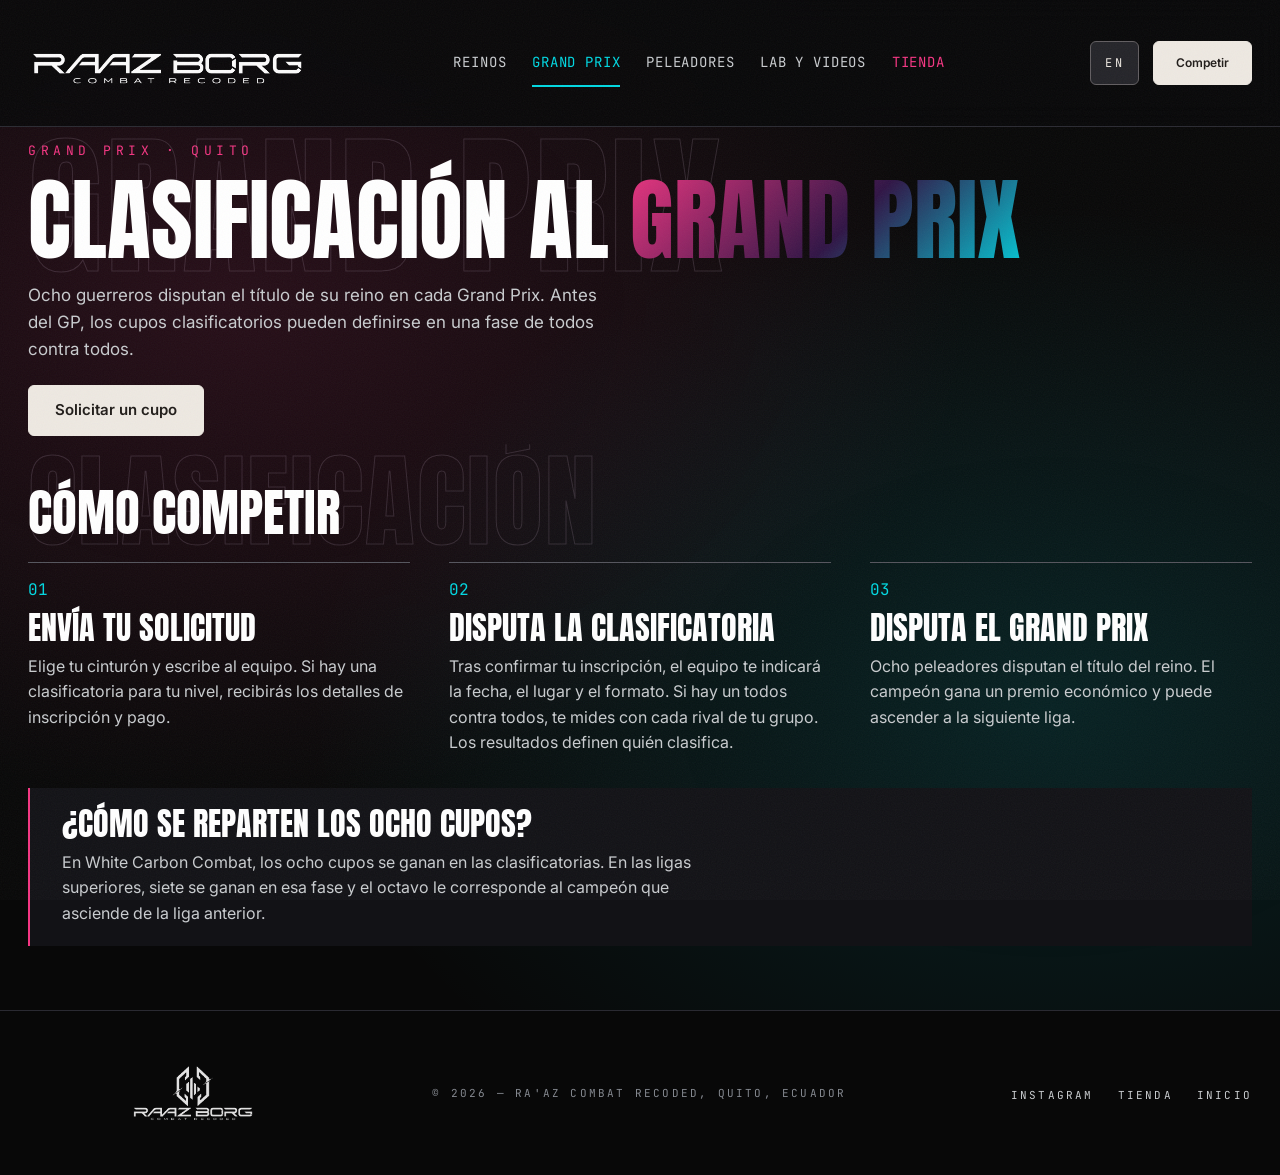
<file: realm-nexus.html>
<!DOCTYPE html>
<html lang="es">

<head>
    <meta charset="UTF-8">
    <meta name="viewport" content="width=device-width, initial-scale=1.0">
    <title data-en="Grand Prix qualification — RA’AZ BORG">Clasificación al Grand Prix — RA’AZ BORG</title>
    <meta name="description" content="Conoce el proceso de selección del Grand Prix de RA’AZ BORG en Quito y solicita un cupo según tu cinturón." data-en-content="Learn how Grand Prix qualification works in Quito and apply to compete at your belt level.">

    <link rel="preconnect" href="https://fonts.googleapis.com">
    <link href="https://fonts.googleapis.com/css2?family=Anton&family=Inter&family=JetBrains+Mono&display=swap"
        rel="stylesheet">

    <link rel="stylesheet" href="css/style.css?v=archive-1">
</head>

<body data-lang="es">
<a class="skip-link" href="#contenido" data-en="Skip to content">Saltar al contenido</a>

    <!-- ============ NAVIGATION ============ -->
    <nav>
        <div class="nav-inner">

            <a class="nav-logo" href="index.html">
                <img src="assets/No_Background.png" alt="RAAZ BORG">
            </a>

            <ul class="nav-links" id="main-nav">
      <li><a href="index.html#reinos"><span data-en="Realms">Reinos</span></a></li>
      <li><a href="clashes.html" class="active" aria-current="location">Grand Prix</a></li>
      <li><a href="fighters.html"><span data-en="Fighters">Peleadores</span></a></li>
      <li><a href="labs.html"><span data-en="Lab &amp; videos">Lab y videos</span></a></li>
      <li><a href="shop.html" class="shop-link"><span data-en="Shop">Tienda</span></a></li>
    </ul>

            <div class="nav-right">
                <button class="lang-toggle" id="langToggle" aria-label="Cambiar a inglés">EN</button>

                <a class="btn btn-acid nav-cta" href="competir.html"><span data-en="Compete">Competir</span></a>

                <button class="burger" id="burger" aria-expanded="false" aria-controls="main-nav" aria-label="Menú" data-en-label="Menu"><span class="lang-es">MENÚ</span><span class="lang-en">MENU</span></button>
            </div>

        </div>
    </nav>

    <!-- ============ REALM NEXUS ============ -->
    <main id="contenido" tabindex="-1" class="nexus">

        <header class="wrap nexus-head">
            <p class="kicker">Grand Prix · Quito</p>
            <h1 data-heading-outline="GRAND PRIX"><span class="lang-es">Clasificación al</span><span class="lang-en">Qualifying for the</span> <em>Grand Prix</em></h1>
            <p data-en="Eight warriors compete for each realm’s Grand Prix title. Before the GP, a round robin may decide who earns the qualifying spots.">Ocho guerreros disputan el título de su reino en cada Grand Prix. Antes del GP, los cupos clasificatorios pueden definirse en una fase de todos contra todos.</p>
            <a class="btn btn-acid" href="competir.html#athlete-interest" data-en="Apply to compete">Solicitar un cupo</a>
        </header>

        <section class="qualifying-guide" id="how-it-works">
            <div class="wrap">
                <h2 data-heading-outline="CLASIFICACIÓN" data-heading-outline-en="QUALIFIERS" data-en="How to compete">Cómo competir</h2>
                <ol class="qualification-list">
                    <li>
                        <h3 data-en="Send your inquiry">Envía tu solicitud</h3>
                        <p data-en="Choose your belt and email the team. If a qualifier matches your level, you’ll receive the registration and payment details.">Elige tu cinturón y escribe al equipo. Si hay una clasificatoria para tu nivel, recibirás los detalles de inscripción y pago.</p>
                    </li>
                    <li>
                        <h3 data-en="Fight in the qualifier">Disputa la clasificatoria</h3>
                        <p data-en="Once your entry is confirmed, the team sends the date, venue and format. In a round robin, you face everyone in your group. The results decide who qualifies.">Tras confirmar tu inscripción, el equipo te indicará la fecha, el lugar y el formato. Si hay un todos contra todos, te mides con cada rival de tu grupo. Los resultados definen quién clasifica.</p>
                    </li>
                    <li>
                        <h3 data-en="Compete in the Grand Prix">Disputa el Grand Prix</h3>
                        <p data-en="Eight fighters compete for the realm’s title. The champion wins a cash prize and can advance to the next league.">Ocho peleadores disputan el título del reino. El campeón gana un premio económico y puede ascender a la siguiente liga.</p>
                    </li>
                </ol>
                <div class="qualification-rules">
                    <h3 data-en="Who earns the eight spots?">¿Cómo se reparten los ocho cupos?</h3>
                    <p data-en="In White Carbon Combat, all eight spots are earned in qualifying. In the higher leagues, seven come through qualifying and the eighth goes to the champion promoted from the previous league.">En White Carbon Combat, los ocho cupos se ganan en las clasificatorias. En las ligas superiores, siete se ganan en esa fase y el octavo le corresponde al campeón que asciende de la liga anterior.</p>
                </div>
            </div>
        </section>
    </main>

    <!-- ============ FOOTER ============ -->
    <footer>
        <div class="wrap foot">

            <img src="assets/Isotipo.png" alt="Raaz Borg">

            <span class="fm">
                © 2026 — RA'AZ COMBAT RECODED, QUITO, ECUADOR
            </span>

            <ul class="foot-links">
                <li>
                    <a href="https://www.instagram.com/raazborg/" target="_blank" rel="noopener">
                        INSTAGRAM
                    </a>
                </li>
                <li><a href="shop.html"><span class="lang-es">TIENDA</span><span class="lang-en">SHOP</span></a></li>
                <li><a href="index.html"><span class="lang-es">INICIO</span><span class="lang-en">HOME</span></a></li>
            </ul>

        </div>
    </footer>

    <!-- ============ JAVASCRIPT ============ -->
    <script src="js/main.js?v=archive-1"></script>
</body>

</html>
</file>
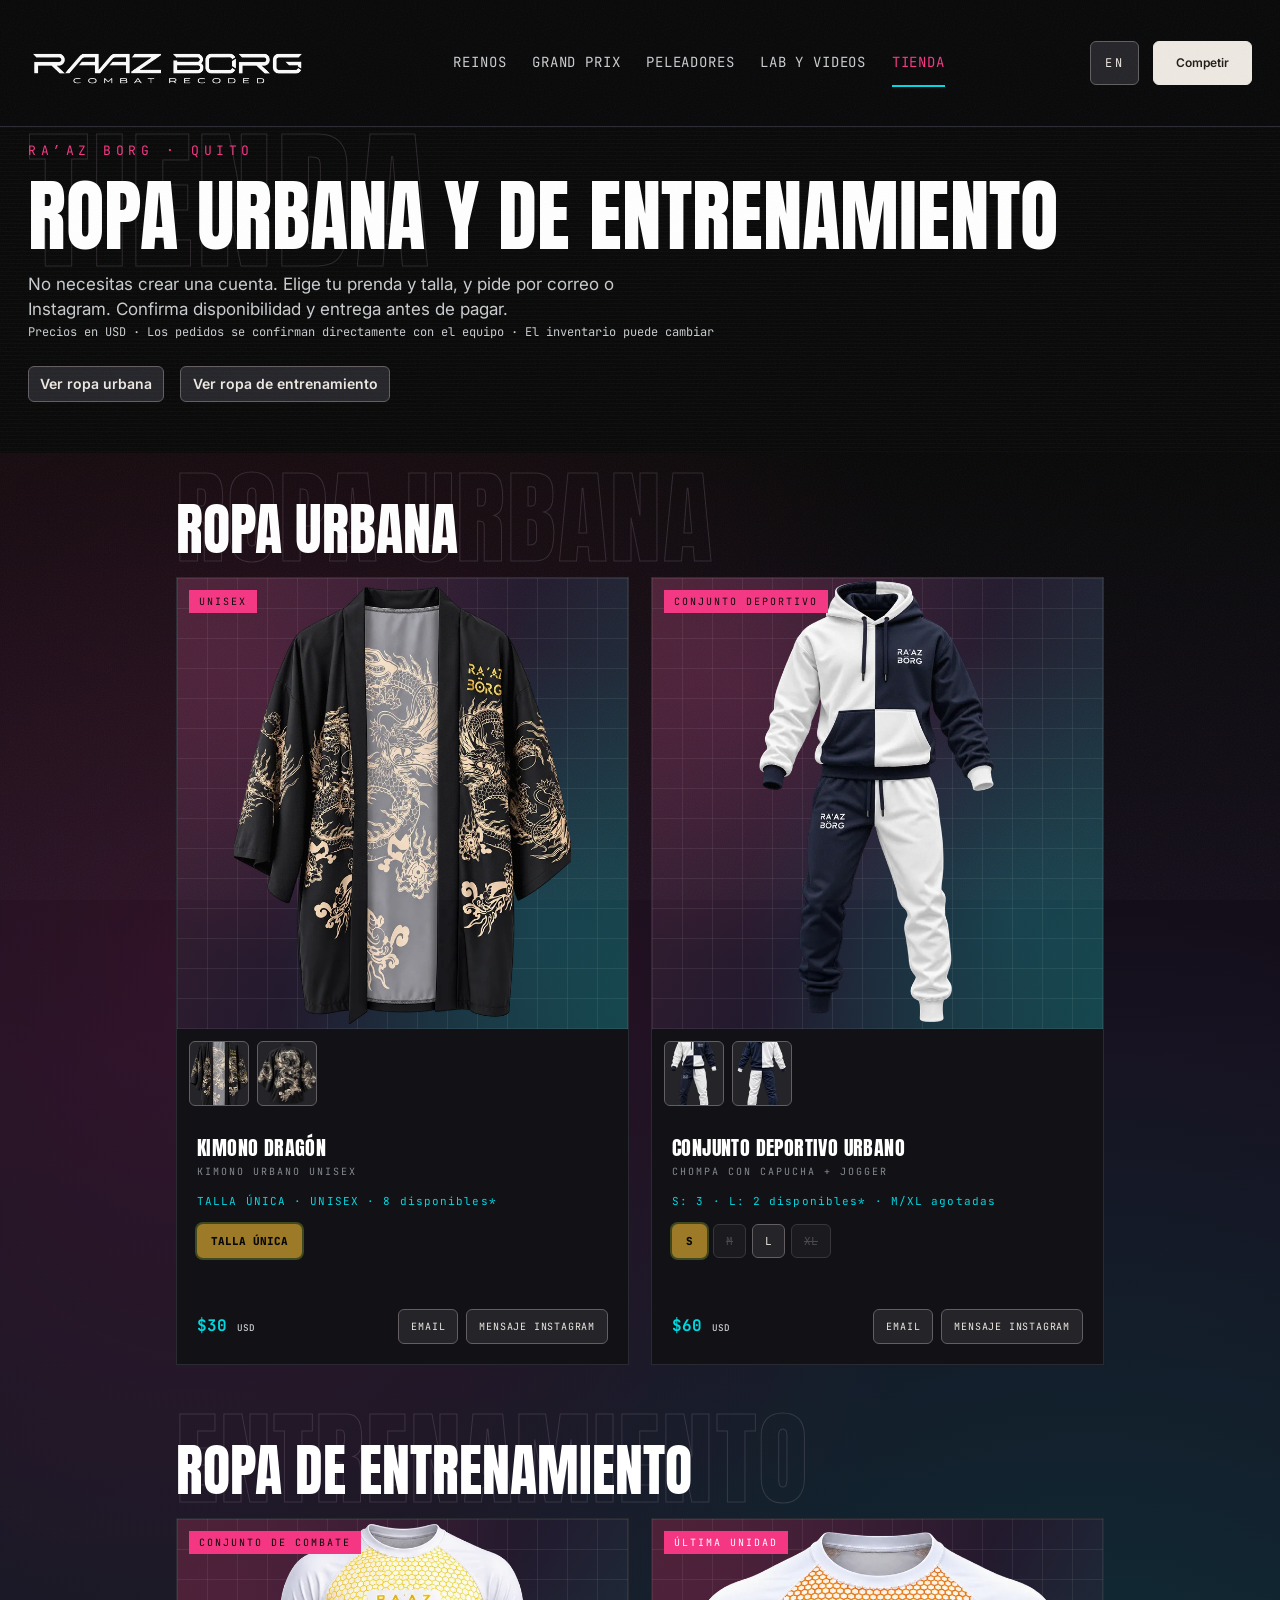
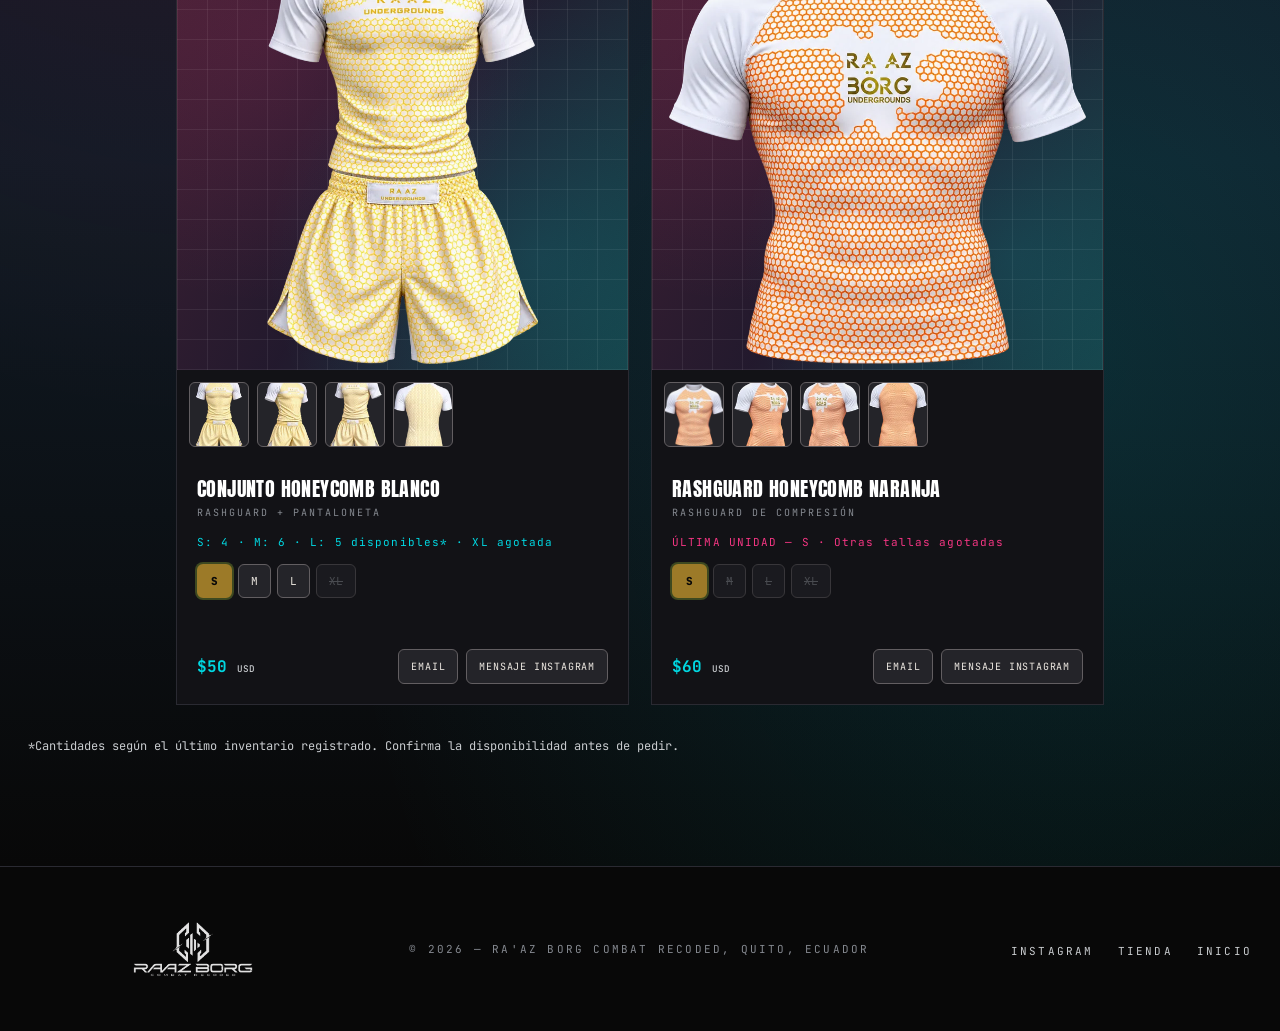
<file: shop.html>
<!DOCTYPE html>
<html lang="es">
<head>
<meta charset="UTF-8">
<meta name="viewport" content="width=device-width, initial-scale=1.0">
<title data-en="Shop — RAAZ BORG">Tienda — RAAZ BORG</title>
<meta name="description" content="Ropa urbana y de entrenamiento de RA’AZ BORG en Quito." data-en-content="RA’AZ BORG streetwear and training gear in Quito, Ecuador.">
<link rel="preconnect" href="https://fonts.googleapis.com">
<link href="https://fonts.googleapis.com/css2?family=Anton&family=Inter:wght@400;500;600&family=JetBrains+Mono:wght@400;700&display=swap" rel="stylesheet">
<link rel="stylesheet" href="css/style.css?v=audit-20261119">
</head>
<body data-lang="es">
<a class="skip-link" href="#contenido" data-en="Skip to content">Saltar al contenido</a>

<nav>
  <div class="nav-inner">
    <a class="nav-logo" href="index.html"><img src="assets/No_Background.png" alt="Raaz Borg — Combat Re-Coded"></a>
    <ul class="nav-links" id="main-nav">
      <li><a href="index.html#reinos"><span data-en="Realms">Reinos</span></a></li>
      <li><a href="clashes.html">Grand Prix</a></li>
      <li><a href="fighters.html"><span data-en="Fighters">Peleadores</span></a></li>
      <li><a href="labs.html"><span data-en="Lab &amp; videos">Lab y videos</span></a></li>
      <li><a href="shop.html" class="shop-link active" aria-current="page"><span data-en="Shop">Tienda</span></a></li>
    </ul>
    <div class="nav-right">
      <button class="lang-toggle" id="langToggle" aria-label="Cambiar a inglés">EN</button>
      <a class="btn btn-acid nav-cta" href="competir.html"><span data-en="Compete">Competir</span></a>
      <button class="burger" id="burger" aria-expanded="false" aria-controls="main-nav" aria-label="Menú" data-en-label="Menu"><span class="lang-es">MENÚ</span><span class="lang-en">MENU</span></button>
    </div>
  </div>
</nav>

<main id="contenido" tabindex="-1">
<header class="page-hero">
  <div class="scanlines"></div>
  <div class="wrap">
    <span class="kicker">RA’AZ BORG · Quito</span>
    <h1 data-heading-outline="TIENDA" data-heading-outline-en="SHOP" data-en="Streetwear and training gear">Ropa urbana y de entrenamiento</h1>
    <p class="lead" data-en="No account or checkout needed. Choose your garment and size, then order by email or Instagram. Confirm availability and delivery before paying.">No necesitas crear una cuenta. Elige tu prenda y talla, y pide por correo o Instagram. Confirma disponibilidad y entrega antes de pagar.</p>
    <p class="shop-price-note" data-en="Prices in USD · Orders are confirmed directly with our team · Inventory may change">Precios en USD · Los pedidos se confirman directamente con el equipo · El inventario puede cambiar</p>
    <div class="event-actions">
      <a class="text-link" href="#ropa-urbana" data-en="View streetwear">Ver ropa urbana</a>
      <a class="text-link" href="#entrenamiento" data-en="View training gear">Ver ropa de entrenamiento</a>
    </div>
  </div>
</header>

<div class="shop-background">
<section id="drop" aria-label="Catálogo" data-en-label="Catalog">
  <div class="wrap">
    <div class="shop-range" id="ropa-urbana">
      <h2 data-heading-outline="ROPA URBANA" data-heading-outline-en="STREETWEAR" data-en="Streetwear">Ropa urbana</h2>
      <div class="p-grid">
      <!-- DRAGON KIMONO -->
      <div class="p-card" id="kimono-dragon">
        <span class="p-badge">UNISEX</span>

        <button type="button" class="p-photo product-gallery" aria-haspopup="dialog">
          <img id="dragon-kimono" src="assets/shop/dragon-kimono-front.webp" data-full="assets/dragon-kimono-front.png" width="637" height="850" loading="lazy" decoding="async" alt="Kimono negro Dragón de RAAZ BORG" data-en-alt="RAAZ BORG black dragon kimono">
        </button>

        <div class="product-thumbnails">
          <button type="button" class="thumb" aria-haspopup="dialog">
            <img src="assets/shop/dragon-kimono-front-thumb.webp" data-full="assets/dragon-kimono-front.png" width="112" height="150" loading="lazy" decoding="async" alt="Frente" data-en-alt="Front">
          </button>
          <button type="button" class="thumb" aria-haspopup="dialog">
            <img src="assets/shop/dragron-kimono-back-thumb.webp" data-full="assets/dragron-kimono-back.png" width="137" height="150" loading="lazy" decoding="async" alt="Vista en ángulo" data-en-alt="Angle">
          </button>
        </div>

        <div class="p-info">
          <h3 data-en="DRAGON KIMONO">KIMONO DRAGÓN</h3>
          <span class="p-type">
            <span class="lang-en">Unisex streetwear kimono</span>
            <span class="lang-es">Kimono urbano unisex</span>
          </span>

          <p class="stock-status">
            <span class="lang-en">ONE SIZE · UNISEX · 8 available*</span>
            <span class="lang-es">TALLA ÚNICA · UNISEX · 8 disponibles*</span>
          </p>

          <div class="size-row selectable-sizes" data-product="Dragon Kimono">
            <button type="button" class="selected" data-size="One Size" aria-pressed="true" data-en="ONE SIZE">TALLA ÚNICA</button>
          </div>

          <div class="p-row">
            <span class="p-price" data-price="30">$30 <small>USD</small></span>
            <div class="order-options">
              <button type="button" class="p-cart order-product"
                      data-method="email">
                <span class="lang-en">EMAIL </span>
                <span class="lang-es">EMAIL</span>
              </button>

              <button type="button" class="p-cart order-product"
                      data-method="instagram">
                <span class="lang-en">INSTAGRAM DM</span>
                <span class="lang-es">MENSAJE INSTAGRAM</span>
              </button>
            </div>
          </div>
        </div>
      </div>

      <!-- TRACK SUIT -->
      <div class="p-card" id="conjunto-urbano">
        <span class="p-badge" data-en="TRACK SUIT">CONJUNTO DEPORTIVO</span>

        <button type="button" class="p-photo product-gallery" aria-haspopup="dialog">
          <img id="tracksuit" src="assets/shop/tracksuit-front.webp" data-full="assets/tracksuit-front.png" width="567" height="850" loading="lazy" decoding="async" alt="Conjunto deportivo de RAAZ BORG" data-en-alt="RAAZ BORG tracksuit">
        </button>

        <div class="product-thumbnails">
          <button type="button" class="thumb" aria-haspopup="dialog">
            <img src="assets/shop/tracksuit-front-thumb.webp" data-full="assets/tracksuit-front.png" width="100" height="150" loading="lazy" decoding="async" alt="Conjunto deportivo de frente" data-en-alt="Tracksuit front">
          </button>
          <button type="button" class="thumb" aria-haspopup="dialog">
            <img src="assets/shop/tracksuit-back-thumb.webp" data-full="assets/tracksuit-back.png" width="100" height="150" loading="lazy" decoding="async" alt="Conjunto deportivo de espalda" data-en-alt="Tracksuit back">
          </button>
        </div>

        <div class="p-info">
          <h3 data-en="URBANWEAR TRACKSUIT">CONJUNTO DEPORTIVO URBANO</h3>
          <span class="p-type">
            <span class="lang-en">HOODIE + MATCHING SWEATPANTS</span>
            <span class="lang-es">CHOMPA CON CAPUCHA + JOGGER</span>
          </span>

          <p class="stock-status">
            <span class="lang-en">S: 3 · L: 2 available* · M/XL sold out</span>
            <span class="lang-es">S: 3 · L: 2 disponibles* · M/XL agotadas</span>
          </p>

          <div class="size-row selectable-sizes" data-product="Urbanwear Tracksuit">
            <button type="button" class="selected" data-size="S" aria-pressed="true">S</button>
            <button type="button" disabled>M</button>
            <button type="button" data-size="L" aria-pressed="false">L</button>
            <button type="button" disabled>XL</button>
          </div>

          <div class="p-row">
            <span class="p-price" data-price="60">$60 <small>USD</small></span>
            <div class="order-options">
              <button type="button" class="p-cart order-product"
                      data-method="email">
                <span class="lang-en">EMAIL</span>
                <span class="lang-es">EMAIL</span>
              </button>
              <button type="button" class="p-cart order-product"
                      data-method="instagram">
                <span class="lang-en">INSTAGRAM DM</span>
                <span class="lang-es">MENSAJE INSTAGRAM</span>
              </button>
            </div>
          </div>
        </div>
      </div>
      </div>
    </div>
    <div class="shop-range" id="entrenamiento">
      <h2 data-heading-outline="ENTRENAMIENTO" data-heading-outline-en="TRAINING" data-en="Training gear">Ropa de entrenamiento</h2>
      <div class="p-grid">
      <!-- WHITE RASHGUARD SET -->
      <div class="p-card">
        <span class="p-badge" data-en="COMBAT SET">CONJUNTO DE COMBATE</span>

        <button type="button" class="p-photo product-gallery" aria-haspopup="dialog">
          <img id="white-main" src="assets/shop/white-set.webp" data-full="assets/white-set.png" width="637" height="850" loading="lazy" decoding="async" alt="Rashguard blanco y pantaloneta de RAAZ BORG" data-en-alt="RAAZ BORG white rashguard and shorts">
        </button>

        <div class="product-thumbnails">
          <button type="button" class="thumb" aria-haspopup="dialog">
            <img src="assets/shop/white-set-thumb.webp" data-full="assets/white-set.png" width="112" height="150" loading="lazy" decoding="async" alt="Conjunto blanco" data-en-alt="white set">
          </button>
          <button type="button" class="thumb" aria-haspopup="dialog">
            <img src="assets/shop/white-right-thumb.webp" data-full="assets/white-right.png" width="112" height="150" loading="lazy" decoding="async" alt="Costado derecho del rashguard blanco" data-en-alt="White rashguard, right side">
          </button>
          <button type="button" class="thumb" aria-haspopup="dialog">
            <img src="assets/shop/white-left-thumb.webp" data-full="assets/white-left.png" width="100" height="150" loading="lazy" decoding="async" alt="Costado izquierdo del rashguard blanco" data-en-alt="White rashguard, left side">
          </button>
          <button type="button" class="thumb" aria-haspopup="dialog">
            <img src="assets/shop/white-back-thumb.webp" data-full="assets/white-back.png" width="100" height="150" loading="lazy" decoding="async" alt="Espalda del rashguard blanco" data-en-alt="white rashguard back">
          </button>
        </div>

        <div class="p-info">
          <h3 data-en="WHITE HONEYCOMB SET">CONJUNTO HONEYCOMB BLANCO</h3>
          <span class="p-type">
            <span class="lang-en">Rashguard + matching shorts</span>
            <span class="lang-es">Rashguard + pantaloneta </span>
          </span>

          <p class="stock-status">
            <span class="lang-en">S: 4 · M: 6 · L: 5 available* · XL sold out</span>
            <span class="lang-es">S: 4 · M: 6 · L: 5 disponibles* · XL agotada</span>
          </p>

          <div class="size-row selectable-sizes" data-product="white Honeycomb Set">
            <button type="button" class="selected" data-size="S" aria-pressed="true">S</button>
            <button type="button" data-size="M" aria-pressed="false">M</button>
            <button type="button" data-size="L" aria-pressed="false">L</button>
            <button type="button" disabled>XL</button>
          </div>

          <div class="p-row">
            <span class="p-price" data-price="50">$50 <small>USD</small></span>

            <div class="order-options">
              <button type="button" class="p-cart order-product"
                      data-method="email">
                <span class="lang-en">EMAIL</span>
                <span class="lang-es">EMAIL</span>
              </button>

              <button type="button" class="p-cart order-product"
                      data-method="instagram">
                <span class="lang-en">INSTAGRAM DM</span>
                <span class="lang-es">MENSAJE INSTAGRAM</span>
              </button>
            </div>

          </div>
        </div>
      </div>

      <!-- ORANGE RASHGUARD -->
      <div class="p-card">
        <span class="p-badge red">
          <span class="lang-en">LAST ONE IN STOCK</span>
          <span class="lang-es">ÚLTIMA UNIDAD</span>
        </span>

        <button type="button" class="p-photo product-gallery" aria-haspopup="dialog">
          <img id="orange-main" src="assets/shop/orange-front.webp" data-full="assets/orange-front.png" width="850" height="829" loading="lazy" decoding="async" alt="Rashguard naranja Honeycomb de RAAZ BORG" data-en-alt="RAAZ BORG orange honeycomb rashguard">
        </button>

        <div class="product-thumbnails">
          <button type="button" class="thumb" aria-haspopup="dialog">
            <img src="assets/shop/orange-front-thumb.webp" data-full="assets/orange-front.png" width="150" height="146" loading="lazy" decoding="async" alt="Frente" data-en-alt="Front">
          </button>
          <button type="button" class="thumb" aria-haspopup="dialog">
            <img src="assets/shop/orange-right-thumb.webp" data-full="assets/orange-right.png" width="112" height="150" loading="lazy" decoding="async" alt="Vista en ángulo" data-en-alt="Angle">
          </button>
          <button type="button" class="thumb" aria-haspopup="dialog">
            <img src="assets/shop/orange-left-thumb.webp" data-full="assets/orange-left.png" width="112" height="150" loading="lazy" decoding="async" alt="Costado" data-en-alt="Side">
          </button>
          <button type="button" class="thumb" aria-haspopup="dialog">
            <img src="assets/shop/orange-back-thumb.webp" data-full="assets/orange-back.png" width="112" height="150" loading="lazy" decoding="async" alt="Espalda" data-en-alt="Back">
          </button>
        </div>

        <div class="p-info">
          <h3 data-en="ORANGE HONEYCOMB RASHGUARD">RASHGUARD HONEYCOMB NARANJA</h3>
          <span class="p-type">
            <span class="lang-en">Compression training rashguard</span>
            <span class="lang-es">Rashguard de compresión</span>
          </span>

          <p class="stock-status low-stock">
            <span class="lang-en">ONLY 1 LEFT — S · Other sizes unavailable</span>
            <span class="lang-es">ÚLTIMA UNIDAD — S · Otras tallas agotadas</span>
          </p>

          <div class="size-row selectable-sizes" data-product="Orange Honeycomb Rashguard">
            <button type="button" class="selected" data-size="S" aria-pressed="true">S</button>
            <button type="button" disabled>M</button>
            <button type="button" disabled>L</button>
            <button type="button" disabled>XL</button>
          </div>

          <div class="p-row">
            <span class="p-price" data-price="60">$60 <small>USD</small></span>
            <div class="order-options">
              <button type="button" class="p-cart order-product"
                      data-method="email">
                <span class="lang-en">EMAIL</span>
                <span class="lang-es">EMAIL</span>
              </button>

              <button type="button" class="p-cart order-product"
                      data-method="instagram">
                <span class="lang-en">INSTAGRAM DM</span>
                <span class="lang-es">MENSAJE INSTAGRAM</span>
              </button>
            </div>
          </div>
        </div>
      </div>
      </div>
    </div>
    <p class="shop-inventory-note" data-en="*Stock counts are based on the last recorded inventory. Please confirm before placing an order.">*Cantidades según el último inventario registrado. Confirma la disponibilidad antes de pedir.</p>
  </div>
</section>
</div>

</main>

<footer>
  <div class="wrap foot">
    <img src="assets/Isotipo.png" alt="Raaz Borg">
    <span class="fm">© 2026 — RA'AZ BORG COMBAT RECODED, QUITO, ECUADOR</span>
    <ul class="foot-links">
      <li><a href="https://www.instagram.com/raazborg/" target="_blank" rel="noopener">INSTAGRAM</a></li>
      <li><a href="shop.html"><span class="lang-es">TIENDA</span><span class="lang-en">SHOP</span></a></li>
      <li><a href="index.html"><span class="lang-es">INICIO</span><span class="lang-en">HOME</span></a></li>
    </ul>
  </div>
</footer>


<!-- PRODUCT IMAGE CAROUSEL LIGHTBOX -->
<dialog id="productLightbox" class="product-lightbox" aria-label="Galería de productos" data-en-label="Product image gallery">

  <button type="button" class="lightbox-close" autofocus aria-label="Cerrar vista previa" data-en-label="Close image preview">&times;</button>

  <button type="button" class="lightbox-arrow lightbox-prev" aria-label="Imagen anterior" data-en-label="Previous image">&#10094;</button>

  <img id="lightboxImage" alt="">

  <button type="button" class="lightbox-arrow lightbox-next" aria-label="Siguiente imagen" data-en-label="Next image">&#10095;</button>

  <span id="lightboxCounter" class="lightbox-counter" aria-live="polite"></span>
</dialog>



<script src="js/main.js?v=archive-1"></script>
<script src="js/shop.js?v=audit-20261119"></script>
</body>
</html>
</file>
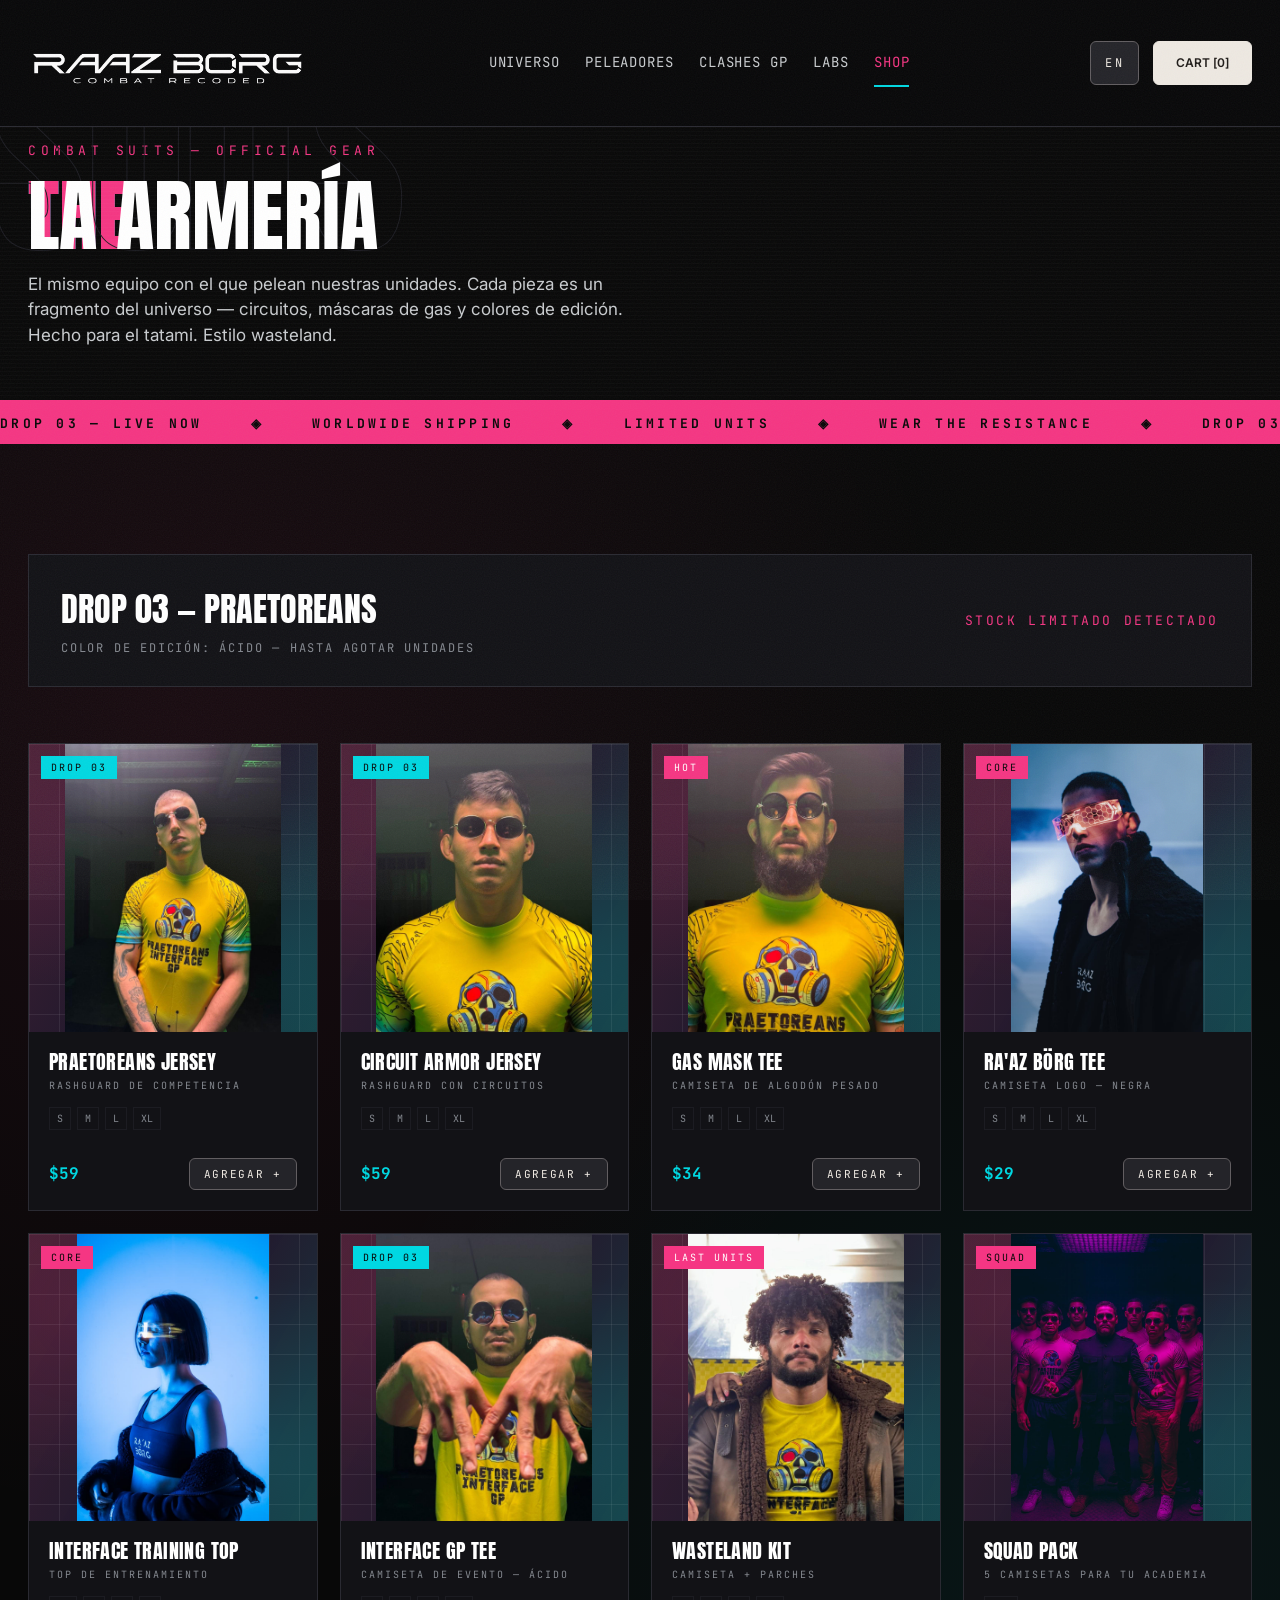
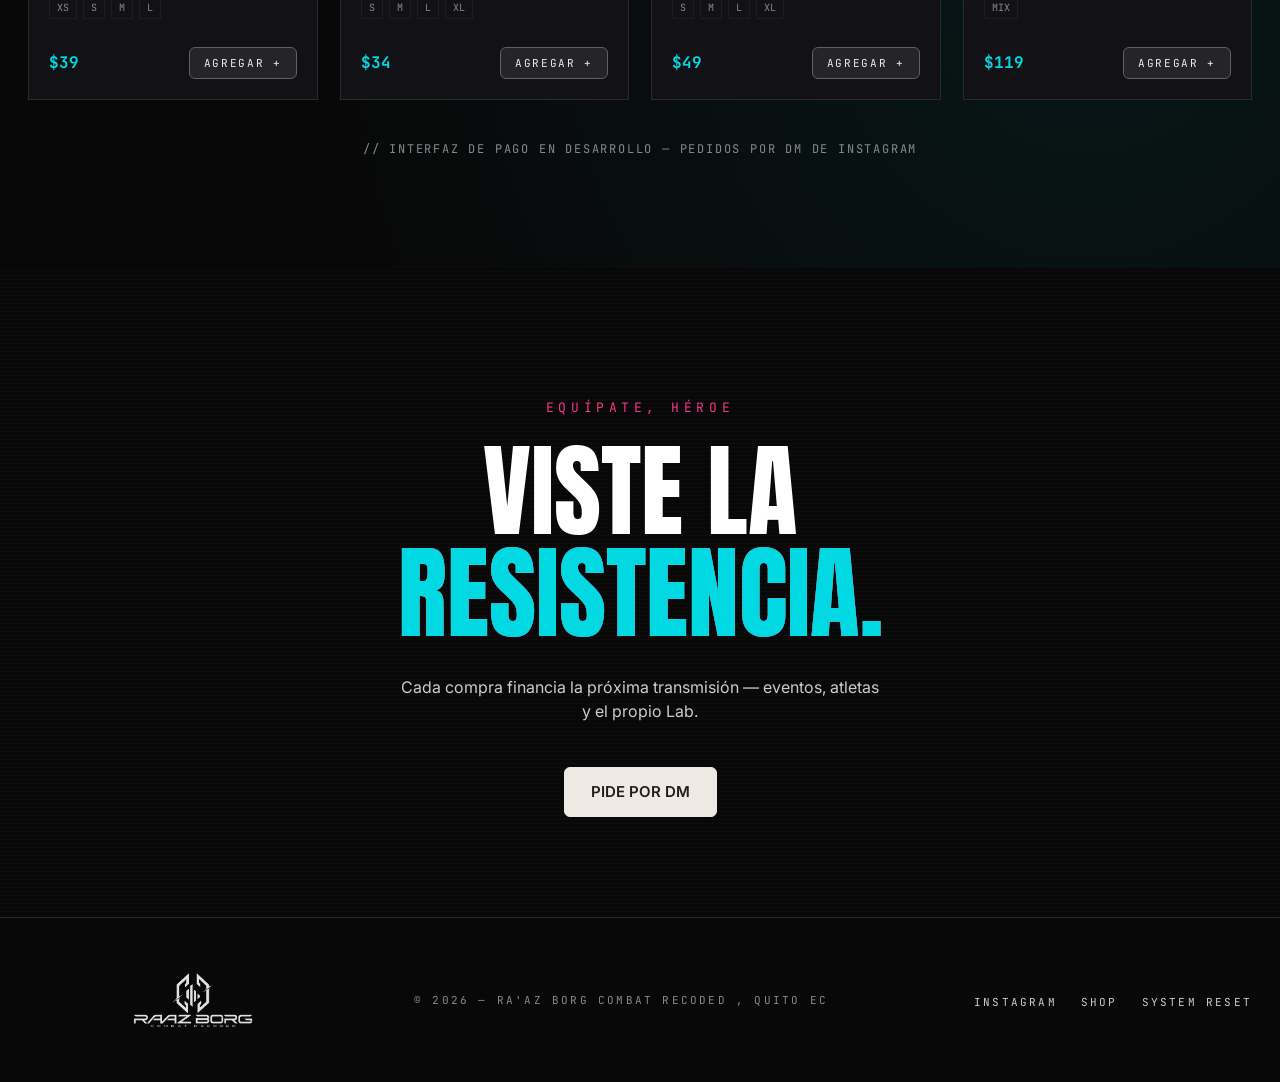
<file: shop_backup.html>
<!DOCTYPE html>
<html lang="en">
<head>
<meta charset="UTF-8">
<meta name="viewport" content="width=device-width, initial-scale=1.0">
<title>Shop — RAAZ BORG Combat Suits</title>
<meta name="description" content="Combat Suits — official Raaz Borg apparel. Circuit jerseys, gas mask tees, training gear.">
<link rel="preconnect" href="https://fonts.googleapis.com">
<link href="https://fonts.googleapis.com/css2?family=Anton&family=Inter:wght@400;500;600&family=JetBrains+Mono:wght@400;700&display=swap" rel="stylesheet">
<link rel="stylesheet" href="css/style.css">
</head>
<body data-lang="en">

<nav>
  <div class="nav-inner">
    <a class="nav-logo" href="index.html"><img src="assets/No_Background.png" alt="Raaz Borg — Combat Re-Coded"></a>
    <ul class="nav-links">
      <li><a href="index.html"><span class="lang-en">UNIVERSE</span><span class="lang-es">UNIVERSO</span></a></li>
      <li><a href="fighters.html"><span class="lang-en">FIGHTERS</span><span class="lang-es">PELEADORES</span></a></li>
      <li><a href="clashes.html">CLASHES GP</a></li>
      <li><a href="labs.html">LABS</a></li>
      <li><a href="shop.html" class="shop-link active">SHOP</a></li>
    </ul>
    <div class="nav-right">
      <button class="lang-toggle" id="langToggle" aria-label="Switch language">ES</button>
      <a class="btn btn-mag nav-cta" href="#drop">CART [<span id="cartCount">0</span>]</a>
      <button class="burger" id="burger" aria-label="Menu">MENU</button>
    </div>
  </div>
</nav>

<header class="page-hero">
  <div class="scanlines"></div>
  <div class="wrap">
    <div class="ghost">SUITS</div>
    <span class="kicker">COMBAT SUITS — OFFICIAL GEAR</span>
    <h1 class="glitch flicker" data-text="THE ARMORY"><span class="lang-en">THE ARMORY</span><span class="lang-es">LA ARMERÍA</span></h1>
    <p class="lead">
      <span class="lang-en">The same gear our units fight in. Every piece is a fragment of the universe — circuit prints, gas mask glyphs, and edition colorways. Built for the mat. Styled for the wasteland.</span>
      <span class="lang-es">El mismo equipo con el que pelean nuestras unidades. Cada pieza es un fragmento del universo — circuitos, máscaras de gas y colores de edición. Hecho para el tatami. Estilo wasteland.</span>
    </p>
  </div>
</header>

<div class="ticker mag" aria-hidden="true">
  <div class="ticker-track">
    <span>DROP 03 — LIVE NOW</span><span>◈</span><span>WORLDWIDE SHIPPING</span><span>◈</span><span>LIMITED UNITS</span><span>◈</span><span>WEAR THE RESISTANCE</span><span>◈</span>
  </div>
</div>

<section id="drop">
  <div class="wrap">
    <div class="drop-banner reveal">
      <div>
        <div class="d-title">DROP 03 — PRAETOREANS</div>
        <span style="font-family:var(--mono);font-size:12px;color:var(--text-3);letter-spacing:.15em"><span class="lang-en">EDITION COLOR: ACID — WHILE UNITS LAST</span><span class="lang-es">COLOR DE EDICIÓN: ÁCIDO — HASTA AGOTAR UNIDADES</span></span>
      </div>
      <div class="d-count flicker"><span class="lang-en">LIMITED STOCK DETECTED</span><span class="lang-es">STOCK LIMITADO DETECTADO</span></div>
    </div>

    <div class="p-grid reveal">
      <div class="p-card">
        <span class="p-badge acid">DROP 03</span>
        <div class="p-photo"><img src="assets/jersey-praetoreans.jpg" alt="Praetoreans Interface GP jersey"></div>
        <div class="p-info">
          <h3>PRAETOREANS JERSEY</h3>
          <span class="p-type"><span class="lang-en">Competition rashguard</span><span class="lang-es">Rashguard de competencia</span></span>
          <div class="size-row"><span>S</span><span>M</span><span>L</span><span>XL</span></div>
          <div class="p-row">
            <span class="p-price">$59</span>
            <button class="p-cart"><span class="lang-en">ADD +</span><span class="lang-es">AGREGAR +</span></button>
          </div>
        </div>
      </div>

      <div class="p-card">
        <span class="p-badge acid">DROP 03</span>
        <div class="p-photo"><img src="assets/jersey-front.jpg" alt="Circuit jersey front"></div>
        <div class="p-info">
          <h3>CIRCUIT ARMOR JERSEY</h3>
          <span class="p-type"><span class="lang-en">Circuit-print rashguard</span><span class="lang-es">Rashguard con circuitos</span></span>
          <div class="size-row"><span>S</span><span>M</span><span>L</span><span>XL</span></div>
          <div class="p-row">
            <span class="p-price">$59</span>
            <button class="p-cart"><span class="lang-en">ADD +</span><span class="lang-es">AGREGAR +</span></button>
          </div>
        </div>
      </div>

      <div class="p-card">
        <span class="p-badge red">HOT</span>
        <div class="p-photo"><img src="assets/tee-gasmask.jpg" alt="Gas mask tee"></div>
        <div class="p-info">
          <h3>GAS MASK TEE</h3>
          <span class="p-type"><span class="lang-en">Heavyweight cotton tee</span><span class="lang-es">Camiseta de algodón pesado</span></span>
          <div class="size-row"><span>S</span><span>M</span><span>L</span><span>XL</span></div>
          <div class="p-row">
            <span class="p-price">$34</span>
            <button class="p-cart"><span class="lang-en">ADD +</span><span class="lang-es">AGREGAR +</span></button>
          </div>
        </div>
      </div>

      <div class="p-card">
        <span class="p-badge">CORE</span>
        <div class="p-photo"><img src="assets/fighter-cyber-zen.jpg" alt="Raaz Borg black tee"></div>
        <div class="p-info">
          <h3>RA'AZ BÖRG TEE</h3>
          <span class="p-type"><span class="lang-en">Core logo tee — black</span><span class="lang-es">Camiseta logo — negra</span></span>
          <div class="size-row"><span>S</span><span>M</span><span>L</span><span>XL</span></div>
          <div class="p-row">
            <span class="p-price">$29</span>
            <button class="p-cart"><span class="lang-en">ADD +</span><span class="lang-es">AGREGAR +</span></button>
          </div>
        </div>
      </div>

      <div class="p-card">
        <span class="p-badge">CORE</span>
        <div class="p-photo"><img src="assets/fighter-nimbol.jpg" alt="Training top"></div>
        <div class="p-info">
          <h3>INTERFACE TRAINING TOP</h3>
          <span class="p-type"><span class="lang-en">Women's training top</span><span class="lang-es">Top de entrenamiento</span></span>
          <div class="size-row"><span>XS</span><span>S</span><span>M</span><span>L</span></div>
          <div class="p-row">
            <span class="p-price">$39</span>
            <button class="p-cart"><span class="lang-en">ADD +</span><span class="lang-es">AGREGAR +</span></button>
          </div>
        </div>
      </div>

      <div class="p-card">
        <span class="p-badge acid">DROP 03</span>
        <div class="p-photo"><img src="assets/alzate-raw.jpg" alt="Interface GP tee"></div>
        <div class="p-info">
          <h3>INTERFACE GP TEE</h3>
          <span class="p-type"><span class="lang-en">Event tee — acid yellow</span><span class="lang-es">Camiseta de evento — ácido</span></span>
          <div class="size-row"><span>S</span><span>M</span><span>L</span><span>XL</span></div>
          <div class="p-row">
            <span class="p-price">$34</span>
            <button class="p-cart"><span class="lang-en">ADD +</span><span class="lang-es">AGREGAR +</span></button>
          </div>
        </div>
      </div>

      <div class="p-card">
        <span class="p-badge red">LAST UNITS</span>
        <div class="p-photo"><img src="assets/fighter-mohicano.jpg" alt="Wasteland jacket look"></div>
        <div class="p-info">
          <h3>WASTELAND KIT</h3>
          <span class="p-type"><span class="lang-en">Tee + patch bundle</span><span class="lang-es">Camiseta + parches</span></span>
          <div class="size-row"><span>S</span><span>M</span><span>L</span><span>XL</span></div>
          <div class="p-row">
            <span class="p-price">$49</span>
            <button class="p-cart"><span class="lang-en">ADD +</span><span class="lang-es">AGREGAR +</span></button>
          </div>
        </div>
      </div>

      <div class="p-card">
        <span class="p-badge">SQUAD</span>
        <div class="p-photo"><img src="assets/squad-magenta.jpg" alt="Team pack"></div>
        <div class="p-info">
          <h3>SQUAD PACK</h3>
          <span class="p-type"><span class="lang-en">5x tees for your academy</span><span class="lang-es">5 camisetas para tu academia</span></span>
          <div class="size-row"><span>MIX</span></div>
          <div class="p-row">
            <span class="p-price">$119</span>
            <button class="p-cart"><span class="lang-en">ADD +</span><span class="lang-es">AGREGAR +</span></button>
          </div>
        </div>
      </div>
    </div>

    <p class="reveal" style="margin-top:40px;font-family:var(--mono);font-size:12px;letter-spacing:.15em;color:var(--text-3);text-align:center">
      <span class="lang-en">// CHECKOUT INTERFACE IN DEVELOPMENT — ORDERS CURRENTLY PROCESSED VIA INSTAGRAM DM</span>
      <span class="lang-es">// INTERFAZ DE PAGO EN DESARROLLO — PEDIDOS POR DM DE INSTAGRAM</span>
    </p>
  </div>
</section>

<section class="cta-final">
  <div class="scanlines"></div>
  <div class="wrap">
    <p class="kicker flicker"><span class="lang-en">SUIT UP, HERO</span><span class="lang-es">EQUÍPATE, HÉROE</span></p>
    <h2><span class="lang-en">WEAR THE<br><span class="accent glitch" data-text="RESISTANCE.">RESISTANCE.</span></span><span class="lang-es">VISTE LA<br><span class="accent glitch" data-text="RESISTENCIA.">RESISTENCIA.</span></span></h2>
    <p>
      <span class="lang-en">Every purchase funds the next transmission — events, athletes, and the Lab itself.</span>
      <span class="lang-es">Cada compra financia la próxima transmisión — eventos, atletas y el propio Lab.</span>
    </p>
    <a class="btn btn-mag" href="https://www.instagram.com/raazborg/" target="_blank" rel="noopener"><span class="lang-en">ORDER VIA DM</span><span class="lang-es">PIDE POR DM</span></a>
  </div>
</section>

<footer>
  <div class="wrap foot">
    <img src="assets/Isotipo.png" alt="Raaz Borg">
    <span class="fm">© 2026 — RA'AZ BORG COMBAT RECODED , QUITO EC</span>
    <ul class="foot-links">
      <li><a href="https://www.instagram.com/raazborg/" target="_blank" rel="noopener">INSTAGRAM</a></li>
      <li><a href="shop.html">SHOP</a></li>
      <li><a href="index.html">SYSTEM RESET</a></li>
    </ul>
  </div>
</footer>

<script src="js/main.js"></script>
</body>
</html>
</file>
<file: css/style.css>
/* ============ RAAZ BORG — COMBAT RE-CODED ============ */
:root { /* Primary backgrounds */
  --void: #080808; --carbon: #121216; --graphite: #1C1C22; --smoke: #2A2A32; /* Official brand colors */
  --white: #FFFFFF; --grey: #C9CCCF; --black: #080808; /* Brand accent colors */
  --magenta: #F53683; --violet: #301445; --cyan: #00D8E2; /* Legacy variables mapped to new palette */
  --acid: #9C7A28; --red: #F53683; --orange: #E87524; ; /* Official brand gradient */
  --brand-gradient: linear-gradient(135deg,
      #F53683 0%,
      #301445 55%,
      #00D8E2 100%); /* Typography colors */
  --text: #FFFFFF; --text-2: #C9CCCF; --text-3: #858990; /* Fonts */
  --control-fill:#eee9e2; --control-ink:#201c19; --control-surface:#242429;
  --control-hover:#333238; --control-border:#625e61; --control-radius:6px;
  --display: 'Anton', sans-serif; --body: 'Inter', sans-serif; --mono: 'JetBrains Mono', monospace; }
* { margin:0; padding:0; box-sizing:border-box }
html { scroll-behavior:smooth }
body { background:var(--void); color:var(--text); font-family:var(--body); line-height:1.5; overflow-x:hidden }
::selection { background:var(--cyan); color:var(--void) }
::-webkit-scrollbar { width:10px; background:var(--void) }
::-webkit-scrollbar-thumb { background:var(--smoke) }
::-webkit-scrollbar-thumb:hover { background:var(--cyan) }
img { display:block; max-width:100% }
/* noise + scanlines overlay */
body::after { content:""; position:fixed; inset:0; z-index:999; pointer-events:none; opacity:.05; background-image:url("data:image/svg+xml,%3Csvg xmlns='http://www.w3.org/2000/svg' width='120' height='120'%3E%3Cfilter id='n'%3E%3CfeTurbulence type='fractalNoise' baseFrequency='0.85' numOctaves='2'/%3E%3C/filter%3E%3Crect width='120' height='120' filter='url(%23n)'/%3E%3C/svg%3E"); }
.scanlines { position:absolute; inset:0; background:repeating-linear-gradient(to bottom,transparent 0 3px,rgba(255,255,255,.014) 3px 4px); pointer-events:none; z-index:1 }
.wrap { max-width:1320px; margin:0 auto; padding:0 28px }
section { padding:110px 0; position:relative }
h1,h2,h3 { font-family:var(--display); text-transform:uppercase; font-weight:400; line-height:1 }
.kicker { font-family:var(--mono); font-size:13px; letter-spacing:.35em; text-transform:uppercase }
.lang-es { display:none }
body[data-lang="es"] .lang-en { display:none }
body[data-lang="es"] .lang-es { display:inline }

/* ============ NAV ============ */
nav { position:fixed; top:0; left:0; right:0; z-index:100; background:rgba(8,8,10,.88); backdrop-filter:blur(14px); border-bottom:1px solid var(--smoke) }
.nav-inner { max-width:1320px; margin:0 auto; padding:16px 28px; display:flex; align-items:center; justify-content:space-between; gap:24px }
.nav-logo img { width: 280px; max-width: 100%; height: auto; object-fit: contain; }
.nav-links { display:flex; gap:30px; list-style:none }
.nav-links a { font-family:var(--mono); font-size:12px; letter-spacing:.25em; color:var(--text-2); text-decoration:none; transition:color .2s; position:relative; padding:6px 0 }
.nav-links a:hover { color:var(--cyan) }
.nav-links a.active { color:var(--cyan) }
.nav-links a.active::after { content:""; position:absolute; left:0; right:0; bottom:-2px; height:2px; background:var(--cyan) }
.nav-links a.shop-link { color:var(--magenta) }
.nav-links a.shop-link:hover { color:var(--text) }
.nav-right { display:flex; align-items:center; gap:14px }
.lang-toggle { font-family:var(--mono); font-size:12px; letter-spacing:.2em; background:none; border:1px solid var(--smoke); color:var(--text-2); padding:8px 14px; cursor:pointer; transition:.2s }
.burger { display:none; background:none; border:1px solid var(--smoke); color:var(--text); font-family:var(--mono); font-size:12px; letter-spacing:.15em; padding:8px 12px; cursor:pointer }
.btn {
  display:inline-block;
  padding:14px 26px;
  border:1px solid transparent;
  border-radius:var(--control-radius);
  text-decoration:none;
  font:600 .9375rem/1.35 var(--body);
  cursor:pointer;
  transition:background-color .2s, border-color .2s, color .2s;
}
.btn-acid, .btn-mag { background:var(--control-fill); color:var(--control-ink); border-color:var(--control-fill) }
.btn-acid:hover, .btn-mag:hover { background:var(--white); border-color:var(--white) }
.btn-ghost, .text-link {
  background:var(--control-surface);
  color:var(--control-fill);
  border:1px solid var(--control-border);
}
.btn-ghost:hover, .text-link:hover {
  background:var(--control-hover);
  border-color:#a5a0a0;
}
.btn:focus-visible, .text-link:focus-visible {
  outline:2px solid var(--control-fill);
  outline-offset:3px;
}
.nav-cta { padding:10px 22px; font-size:12px }

/* ============ TICKER ============ */
.ticker { background:var(--cyan); color:var(--void); overflow:hidden; white-space:nowrap; padding:10px 0; border-top:1px solid var(--void) }
.ticker-track { display:inline-flex; gap:48px; animation:ticker 28s linear infinite; font-family:var(--mono); font-size:13px; letter-spacing:.25em; text-transform:uppercase; font-weight:700 }
.ticker-track span { display:inline-flex; gap:48px }
.ticker.mag { background:var(--magenta) }
@keyframes ticker {
 from { transform:translateX(0) }
to { transform:translateX(-50%) }
 }
 
/* ============ HERO ============ */
.hero { min-height:100vh; display:flex; flex-direction:column; justify-content:flex-end; position:relative; overflow:hidden; padding:0 }
.hero-bg { position:absolute; inset:0 }
.hero-bg img { width:100%; height:100%; object-fit:cover; object-position:center 20%; filter:saturate(1.15) contrast(1.08) }
.hero-bg::after { content:""; position:absolute; inset:0; background:linear-gradient(to top,var(--void) 8%,rgba(8,8,10,.45) 45%,rgba(8,8,10,.55) 100%) }
.hero-content { position:relative; z-index:2; padding:170px 0 64px }
.hero .kicker { color:var(--magenta); margin-bottom:20px; display:flex; align-items:center; gap:12px }
.hero .kicker::before { content:""; width:34px; height:2px; background:var(--magenta) }
.hero-title { font-family:var(--display); font-size:clamp(64px,12.5vw,190px); line-height:.95; text-transform:uppercase; position:relative; letter-spacing:.01em }
.hero-title .row2 { background: var(--brand-gradient); -webkit-background-clip: text; background-clip: text; color: transparent; }
.hero .tagline { font-family:var(--mono); font-size:clamp(14px,1.8vw,20px); letter-spacing:.45em; color:var(--cyan); margin:22px 0 30px; text-transform:uppercase }
.hero .sub { max-width:540px; color:var(--text-2); font-size:16px; margin-bottom:40px }
.hero-ctas { display:flex; gap:16px; flex-wrap:wrap; margin-bottom:56px }
.hero-meta { display:flex; gap:36px; flex-wrap:wrap; font-family:var(--mono); font-size:12px; letter-spacing:.2em; color:var(--text-3) }
.hero-meta b { color:var(--cyan); font-weight:400 }

/* ============ FIGHTER ROSTER ============ */
.fighter-roster { background:var(--void) }
.fighter-roster-intro { max-width:780px; font-size:15px; line-height:1.8; color:var(--text-2); margin:0 0 45px }
.fighter-roster .sec-head { margin-bottom:28px }


/* ============ FIGHTER CARDS ============ */
.f-grid { display:grid; grid-template-columns:repeat(4,1fr); gap:22px }
.f-grid.cols3 { grid-template-columns:repeat(3,1fr) }
.f-card { position:relative; background:var(--carbon); border:1px solid var(--smoke); overflow:hidden; text-decoration:none; color:var(--text) }
.f-card .f-photo { aspect-ratio:3/4; overflow:hidden; position:relative }
.f-card .f-photo img, .lab-video-thumb img { width:100%; height:100%; object-fit:cover; filter:grayscale(.55) contrast(1.05); transition:filter .35s,transform .45s }
.f-card:hover .f-photo img, .f-card:focus-visible .f-photo img,
.lab-play:hover .lab-video-thumb img, .lab-play:focus-visible .lab-video-thumb img { filter:grayscale(0) saturate(1.2); transform:scale(1.045) }
.f-card .f-photo::after { content:""; position:absolute; inset:0; background:linear-gradient(to top,rgba(8,8,10,.92) 0%,transparent 45%) }
.f-card .corner, .lab-video-thumb .corner { position:absolute; width:22px; height:22px; border:2px solid var(--cyan); z-index:3; opacity:0; transition:opacity .25s }
.f-card .c-tl, .lab-video-thumb .c-tl { top:10px; left:10px; border-right:none; border-bottom:none }
.f-card .c-br, .lab-video-thumb .c-br { bottom:10px; right:10px; border-left:none; border-top:none }
.f-card:hover .corner, .f-card:focus-visible .corner, .lab-play:hover .corner, .lab-play:focus-visible .corner { opacity:1 }
.f-card .f-tag { position:absolute; top:14px; left:14px; z-index:2; font-family:var(--mono); font-size:10px; letter-spacing:.22em; color:var(--void); background:var(--cyan); padding:4px 10px }
.f-card .f-info { position:absolute; bottom:0; left:0; right:0; z-index:2; padding:20px }
.f-card h3 { font-size:30px; margin-bottom:4px }
.f-card .arch { font-family:var(--mono); font-size:10px; letter-spacing:.22em; color:var(--text-2); text-transform:uppercase; display:block; margin-bottom:14px }
.stat { margin-bottom:9px }
.stat .s-label { display:flex; justify-content:space-between; font-family:var(--mono); font-size:10px; letter-spacing:.15em; color:var(--text-2); margin-bottom:5px }
.s-bar { height:3px; background:rgba(255,255,255,.14) }
.s-fill { height:100%; width:0; transition:width 1.1s cubic-bezier(.2,.7,.2,1) }
.in .s-fill,.f-card:hover .s-fill { width:var(--w) }




/* ============ FEATURED FIGHTER ============ */
.featured-fighter { background:linear-gradient(120deg,rgba(245,54,131,.05),rgba(48,20,69,.12) 50%,rgba(0,216,226,.05)),var(--void) }
.featured-fighter-card { display:grid; grid-template-columns:45% 55%; background:var(--carbon); border:1px solid var(--smoke); overflow:hidden; transition:border-color .3s,box-shadow .3s }
.featured-fighter-card:hover { border-color:var(--cyan); box-shadow:0 0 30px rgba(0,216,226,.12) }
.featured-fighter-image { position:relative; min-height:500px; overflow:hidden }
.featured-fighter-image img { width:100%; height:100%; object-fit:cover; object-position:center 20%; filter:contrast(1.08); transition:transform .5s }
.featured-fighter-card:hover .featured-fighter-image img { transform:scale(1.03) }
.featured-fighter-image::after { content:""; position:absolute; inset:0; background:linear-gradient(90deg,transparent 65%,var(--carbon) 100%); pointer-events:none }
.featured-fighter-tag { position:absolute; top:20px; left:20px; background:var(--cyan); color:var(--void); font-family:var(--mono); font-size:11px; letter-spacing:.2em; padding:8px 14px; z-index:2 }
.featured-fighter-content { padding:55px; display:flex; flex-direction:column; justify-content:center }
.featured-fighter-label { font-family:var(--mono); font-size:12px; letter-spacing:.2em; color:var(--magenta); margin-bottom:18px }
.featured-fighter-content h3 { font-size:clamp(48px,5vw,78px); line-height:1; margin-bottom:20px }
.featured-fighter-archetype { font-family:var(--mono); font-size:12px; letter-spacing:.12em; color:var(--cyan); margin-bottom:30px }
.featured-fighter-description { font-size:15px; line-height:1.8; color:var(--text-2); max-width:500px; margin-bottom:35px }
.featured-fighter-stats { display:flex; flex-direction:column; gap:18px; max-width:450px }
.featured-stat-label { display:flex; justify-content:space-between; font-family:var(--mono); font-size:12px; letter-spacing:.15em; color:var(--text-2); margin-bottom:8px }
.featured-stat-bar { height:5px; background:var(--smoke); overflow:hidden }
.featured-stat-fill { width:var(--stat-width); height:100%; background:var(--brand-gradient) }
.featured-fighter-footer { font-family:var(--mono); font-size:11px; letter-spacing:.15em; color:var(--magenta); margin-top:35px }
@media(max-width:900px) {
 .featured-fighter-card { grid-template-columns:1fr }
.featured-fighter-image { min-height:420px }
.featured-fighter-image::after { background:linear-gradient(0deg,var(--carbon),transparent 45%) }
.featured-fighter-content { padding:35px }
 }
@media(max-width:600px) {
 .featured-fighter-image { min-height:320px }
.featured-fighter-content { padding:28px 22px }
.featured-fighter-content h3 { font-size:48px }
 }


/* glitch */
.glitch { position:relative; display:inline-block }
.glitch::before,.glitch::after { content:attr(data-text); position:absolute; inset:0; overflow:hidden }
.glitch::before { color:var(--magenta); z-index:-1; animation:glitchA 3.2s infinite steps(1) }
.glitch::after { color:var(--cyan); z-index:-2; animation:glitchB 2.7s infinite steps(1) }
@keyframes glitchA {
 0%,86%,100% { transform:none; opacity:0 }
87% { transform:translate(-6px,2px); opacity:.8; clip-path:inset(10% 0 60% 0) }
89% { transform:translate(4px,-2px); opacity:.8; clip-path:inset(55% 0 15% 0) }
91% { transform:none; opacity:0 }
 }
@keyframes glitchB {
 0%,78%,100% { transform:none; opacity:0 }
79% { transform:translate(6px,-3px); opacity:.7; clip-path:inset(65% 0 5% 0) }
82% { transform:translate(-5px,3px); opacity:.7; clip-path:inset(5% 0 70% 0) }
84% { transform:none; opacity:0 }
 }
.flicker { animation:flicker 4s infinite }
@keyframes flicker {
 0%,95%,100% { opacity:1 }
96% { opacity:.4 }
97% { opacity:1 }
98% { opacity:.6 }
99% { opacity:1 }
 }
/* typed line */
.sysline { font-family:var(--mono); font-size:13px; letter-spacing:.12em; color:var(--cyan); min-height:20px; margin-bottom:18px }
.sysline .cursor { animation:blink 1s steps(1) infinite }
@keyframes blink {
 50% { opacity:0 }
 }

/* ============ CLASHES GP ANNOUNCEMENT ============ */
.clashes-announcement { font-family:var(--mono); font-size:13px; letter-spacing:.12em; line-height:1.8; color:var(--magenta); max-width:720px; margin-top:28px }
.clashes-hero-btn { margin-top:24px; display:inline-block }

/* ============ CLASHES — SEVEN REALMS ============ */
.clashes-realms { background:linear-gradient(135deg,rgba(245,54,131,.05),rgba(48,20,69,.12) 50%,rgba(0,216,226,.05)),var(--void) }
.clashes-realms-intro { max-width:760px; color:var(--text-2); font-size:15px; line-height:1.8; margin-bottom:45px }
.clashes-realms-grid { display:grid; grid-template-columns:repeat(4,minmax(0,1fr)); gap:16px }
.clashes-realm-card { background:var(--carbon); border:1px solid var(--smoke); border-top:3px solid var(--realm-color); padding:30px 22px; min-height:260px; display:flex; flex-direction:column; align-items:center; justify-content:space-between; text-align:center; transition:transform .3s,border-color .3s,box-shadow .3s }
.clashes-realm-card:hover { transform:translateY(-8px); border-color:var(--realm-color); box-shadow:0 0 24px color-mix(in srgb,var(--realm-color) 20%,transparent) }
.clashes-realm-card .realm-index { font-family:var(--mono); font-size:10px; letter-spacing:.2em; color:var(--realm-color) }
.clashes-realm-card .realm-icon { font-size:65px; color:var(--realm-color); text-shadow:0 0 25px color-mix(in srgb,var(--realm-color) 35%,transparent) }
.clashes-realm-card h3 { font-size:24px; line-height:1.15 }
.clashes-realm-card p { font-family:var(--mono); font-size:11px; color:var(--text-2); letter-spacing:.08em }
.clashes-realms-footer { text-align:center; margin-top:50px }
@media(max-width:1020px) {
 .clashes-realms-grid { grid-template-columns:repeat(2,minmax(0,1fr)) }
 }
@media(max-width:600px) {
 .clashes-realms-grid { grid-template-columns:1fr }
.clashes-realm-card { min-height:230px }
 }


/* ============ SECTION HEADS w/ giant ghost text ============ */
.sec-head { position:relative; margin-bottom:64px }
.ghost { position:absolute; top:-70px; left:-8px; font-family:var(--display); font-size:clamp(90px,16vw,240px); color:transparent; -webkit-text-stroke:1px var(--graphite); text-transform:uppercase; line-height:1; pointer-events:none; user-select:none; white-space:nowrap }
.sec-head .ghost { max-width:calc(100% + 8px); overflow:hidden }
.sec-head h2 { font-size:clamp(44px,6vw,84px); position:relative }
.sec-head .kicker { color:var(--cyan); margin-bottom:14px; display:block }
.sec-head .kicker.mag { color:var(--magenta) }
.sec-head .kicker.cy { color:var(--cyan) }
.sec-head .kicker.vio { color:var(--violet) }
/* reveal on scroll */
.reveal { opacity:0; transform:translateY(36px); transition:opacity .7s ease,transform .7s ease }
.reveal.in { opacity:1; transform:none }
.reveal-d1 { transition-delay:.1s }
.reveal-d2 { transition-delay:.2s }
.reveal-d3 { transition-delay:.3s }

/* ============ TIMELINE ============ */
.timeline-intro { max-width:780px; font-size:15px; line-height:1.8; color:var(--text-2); margin:0 0 45px }
.timeline { display:grid; grid-template-columns:repeat(5,1fr); gap:2px; background:var(--smoke); border:1px solid var(--smoke) }
.t-item {background: var(--void); padding: 34px 22px; position: relative; text-decoration: none; display: block; border: 1px solid transparent; transition: background .3s ease, transform .3s ease, border-color .3s ease, box-shadow .3s ease; cursor: pointer; }
.t-item:hover { background: var(--carbon); transform: translateY(-8px); border-color: var(--tc, var(--cyan)); box-shadow: 0 0 15px var(--tc, var(--cyan)), 0 0 30px color-mix(in srgb, var(--tc, var(--cyan)) 12%, transparent); z-index: 2; }
.t-item::before { content:""; position:absolute; top:0; left:0; right:0; height:3px; background:var(--tc,var(--cyan)); opacity:.85 }
.t-item .year { font-family:var(--display); font-size:34px; margin-bottom:12px; color:var(--text) }
.t-item .ev { font-family:var(--mono); font-size:12px; letter-spacing:.12em; line-height:1.6; text-transform:uppercase; color:var(--tc,var(--cyan)) }
.t-item .st { font-size:12px; color:var(--text-3); margin-top:8px }

/* ============ INTERACTIVE TIMELINE ============ */
.timeline .t-item[data-gp] { cursor:pointer; position:relative }
.timeline .t-item[data-gp]:focus-visible { outline:2px solid var(--cyan); outline-offset:-3px }
.timeline-view { display:block; margin-top:20px; font-family:var(--mono); font-size:10px; letter-spacing:.12em; color:var(--tc); transition:transform .25s,opacity .25s }
.timeline .t-item:hover .timeline-view { transform:translateX(5px) }

/* ============ GRAND PRIX ARCHIVE ============ */
.timeline .t-item { cursor:pointer }
.timeline .t-item:focus-visible { outline:2px solid var(--cyan); outline-offset:-3px }
.gp-archive-overlay[hidden] { display:none }
.gp-archive-overlay { position:fixed; inset:0; z-index:3000; display:flex; align-items:center; justify-content:center; padding:20px; background:rgba(3,4,10,.84); backdrop-filter:blur(8px) }
.gp-archive-panel { position:relative; box-sizing:border-box; width:50vw; max-width:900px; max-height:88dvh; overflow-y:auto; overscroll-behavior:contain; background:linear-gradient(135deg,#19191f,#090a10); border:1px solid var(--gp-color,var(--cyan)); box-shadow:0 0 38px rgba(0,0,0,.65); padding:30px; color:var(--text) }
.gp-archive-close { position:absolute; top:12px; right:12px; width:40px; height:40px; background:var(--carbon); border:1px solid var(--gp-color,var(--cyan)); color:var(--gp-color,var(--cyan)); font-size:26px; cursor:pointer }
.gp-archive-meta { font:11px var(--mono); letter-spacing:.15em; color:var(--gp-color,var(--cyan)); padding-right:48px }
.gp-archive-panel h2 { font-size:clamp(28px,3vw,48px); line-height:1.1; margin:12px 48px 20px 0 }
.gp-archive-champion { border-left:3px solid var(--gp-color,var(--cyan)); padding:10px 15px; margin-bottom:20px; background:rgba(255,255,255,.035); display:flex; flex-direction:column; gap:8px }
.gp-archive-champion>span { font:10px var(--mono); letter-spacing:.12em; color:var(--text-2) }
.gp-archive-champion strong { font-size:22px; color:var(--gp-color,var(--cyan)) }
.gp-archive-champion a { font:11px var(--mono); color:var(--cyan); text-decoration:underline; text-underline-offset:4px }
.gp-archive-image-wrap { width:100%; aspect-ratio:16/9; background:linear-gradient(135deg,#202027,#090a10); display:grid; place-items:center; overflow:hidden }
.gp-archive-image-wrap img { width:100%; height:100%; object-fit:contain }
.gp-archive-image-wrap p { color:var(--text-2); font:12px var(--mono); text-align:center; padding:15px }
.gp-archive-summary { margin-top:20px }
.gp-archive-summary h3 { font-size:22px; color:var(--gp-color,var(--cyan)); margin-bottom:10px }
.gp-archive-summary p { font-size:14px; line-height:1.8; color:var(--text-2) }
.gp-archive-nav { display:flex; justify-content:center; align-items:center; gap:20px; margin-top:20px; font:12px var(--mono); color:var(--cyan) }
.gp-archive-nav button { width:40px; height:40px; background:transparent; border:1px solid var(--cyan); color:var(--cyan); cursor:pointer }
body.gp-archive-open { overflow:hidden }
@media(max-width:900px) {
 .gp-archive-panel { width:min(94vw,650px); padding:22px }
 }
@media(max-width:600px) {
 .gp-archive-overlay { padding:10px }
.gp-archive-panel { width:94vw; max-height:92dvh; padding:18px }
.gp-archive-panel h2 { font-size:30px }
 }


/* ============ CLASHES — SEVEN REALMS FLIP CARDS ============ */
.clashes-realms { background:linear-gradient(135deg,rgba(245,54,131,.05),rgba(48,20,69,.12) 50%,rgba(0,216,226,.05)),var(--void) }
.clashes-realms-intro { max-width:760px; color:var(--text-2); font-size:15px; line-height:1.8; margin-bottom:45px }
.clashes-realms-grid { display:grid; grid-template-columns:repeat(4,minmax(0,1fr)); gap:16px }
.clashes-realm-card { position:relative; height:300px; padding:0; background:transparent; border:none; perspective:1200px; cursor:pointer; outline-offset:4px }
.realm-flip-inner { position:relative; width:100%; height:100%; transform-style:preserve-3d; transition:transform .55s ease-in-out; will-change:transform }
.clashes-realm-card.flipped .realm-flip-inner { transform:rotateY(180deg) }
.realm-flip-face { position:absolute; inset:0; padding:25px 20px; display:flex; flex-direction:column; align-items:center; justify-content:space-between; text-align:center; backface-visibility:hidden; -webkit-backface-visibility:hidden; border:1px solid var(--realm-color); border-top:3px solid var(--realm-color); background:linear-gradient(145deg,color-mix(in srgb,var(--realm-color) 18%,var(--carbon)),var(--void) 85%); overflow:hidden }
.realm-flip-front .realm-icon { font-size:80px; color:var(--realm-color); text-shadow:0 0 25px color-mix(in srgb,var(--realm-color) 35%,transparent) }
.realm-flip-face .realm-index { font-family:var(--mono); font-size:10px; letter-spacing:.14em; color:var(--realm-color) }
.realm-flip-face h3 { font-size:clamp(20px,2vw,27px); line-height:1.15 }
.realm-flip-face p { font-family:var(--mono); font-size:11px; line-height:1.6; color:var(--text-2) }
.realm-flip-back { transform:rotateY(180deg); justify-content:flex-start; gap:16px }
.realm-flip-back h3 { color:var(--realm-color); margin-top:12px }
.realm-flip-back .realm-level { color:var(--text); font-weight:700 }
.realm-flip-back .realm-lore { font-family:var(--body); font-size:12px; line-height:1.6; border-top:1px solid color-mix(in srgb,var(--realm-color) 35%,transparent); padding:12px 6px 4px; flex:1; min-height:0; max-height:100%; overflow-y:auto; overscroll-behavior:contain; scrollbar-width:thin; scrollbar-color:var(--realm-color) transparent }
.clashes-realm-card:hover { filter:none }
.clashes-realm-card:hover .realm-flip-face { border-color:var(--realm-color) }
.clashes-realm-card:focus-visible { outline:2px solid var(--cyan) }
.realm-flip-face { backface-visibility:hidden; -webkit-backface-visibility:hidden; transform-style:flat }
.realm-flip-front { transform:rotateY(0deg) }
.realm-flip-back { transform:rotateY(180deg); justify-content:flex-start; gap:10px; min-height:0 }

@media(max-width:1020px) {
 .clashes-realms-grid { grid-template-columns:repeat(2,minmax(0,1fr)) }
 }
@media(max-width:600px) {
 .clashes-realms-grid { grid-template-columns:1fr }
.clashes-realm-card { height:410px }
.realm-flip-face { padding:22px 18px }
 }
@media(prefers-reduced-motion:reduce) {
 .realm-flip-inner { transition:none }
 }


/* ============ SPLIT FEATURE ============ */
.split { display:grid; grid-template-columns:1fr 1fr; gap:64px; align-items:center }
.split .img-frame { position:relative }
.split .img-frame img { width:100%; aspect-ratio:4/5; object-fit:cover; border:1px solid var(--smoke) }
.split .img-frame::after { content:""; position:absolute; top:18px; left:18px; right:-18px; bottom:-18px; border:1px solid var(--graphite); z-index:-1 }
.split .img-frame .frame-tag { position:absolute; bottom:16px; left:16px; font-family:var(--mono); font-size:11px; letter-spacing:.2em; color:var(--cyan); background:rgba(8,8,10,.8); padding:6px 12px }
.split h2 { font-size:clamp(40px,5vw,64px); margin-bottom:28px }
.split p { color:var(--text-2); margin-bottom:18px }
.split .protocol { font-family:var(--mono); font-size:13px; color:var(--text-3); border-left:2px solid var(--violet); padding-left:16px; margin:28px 0 }
/* ============ SHOP ============ */
.shop-background { position:relative; isolation:isolate; background:linear-gradient(180deg,#080808 0%,#17101F 30%,#101A24 65%,#080808 100%); overflow:hidden }
.shop-background::before { content:""; position:absolute; inset:0; background:radial-gradient(ellipse at 15% 25%,rgba(245,54,131,.12),transparent 50%),radial-gradient(ellipse at 85% 75%,rgba(0,216,226,.12),transparent 50%); pointer-events:none; z-index:0 }
.shop-background>.cta-final,.shop-background>#drop { background:transparent; position:relative; z-index:1 }
.drop-banner { display: flex; align-items: center; justify-content: space-between; gap: 24px; flex-wrap: wrap; background: var(--carbon); border: 1px solid var(--smoke); padding: 28px 32px; margin-bottom: 56px; #drop { padding-top:90px }}
.drop-banner .d-title { font-family: var(--display); font-size: 34px; text-transform: uppercase }
.drop-banner .d-count { font-family: var(--mono); font-size: 13px; letter-spacing: .2em; color: var(--magenta) }
#drop { background:radial-gradient(ellipse at 15% 20%,rgba(245,54,131,.07),transparent 50%),radial-gradient(ellipse at 85% 80%,rgba(0,216,226,.07),transparent 50%),var(--void); position:relative; overflow:hidden }
#drop .scanlines { z-index:0 }
#drop .wrap { position:relative; z-index:2 }
.p-grid { display: grid; grid-template-columns: repeat(4, 1fr); gap: 22px }
.p-card { background:var(--carbon); border:1px solid var(--smoke); overflow:hidden; position:relative; display:flex; flex-direction:column; transition:border-color .25s,transform .25s }
.p-card:hover { border-color: var(--cyan); transform: translateY(-4px) }
/* Product image background — magenta to cyan */
.p-photo { aspect-ratio: 1; overflow: hidden; position: relative; isolation: isolate; background: linear-gradient(120deg, rgba(245, 54, 131, .18) 0%, rgba(48, 20, 69, .32) 50%, rgba(0, 216, 226, .18) 100%), var(--graphite) }
/* Cyberpunk grid overlay */
.p-photo::before { content: ""; position: absolute; inset: 0; background-image: linear-gradient(rgba(255, 255, 255, .07) 1px, transparent 1px), linear-gradient(90deg, rgba(255, 255, 255, .07) 1px, transparent 1px); background-size: 30px 30px; pointer-events: none; z-index: 0 }
/* Subtle neon glow */
.p-photo::after { content: ""; position: absolute; inset: 0; background: radial-gradient(circle at 20% 25%, rgba(245, 54, 131, .12), transparent 55%), radial-gradient(circle at 80% 75%, rgba(0, 216, 226, .12), transparent 55%); pointer-events: none; z-index: 0 }
.p-photo img { width: 100%; height: 100%; object-fit: contain; object-position: center; position: relative; z-index: 1; transition: transform .4s }
.p-card:hover .p-photo img { transform: scale(1.05) }
.p-badge { position: absolute; top: 12px; left: 12px; font-family: var(--mono); font-size: 10px; letter-spacing: .2em; padding: 4px 10px; background: var(--magenta); color: var(--void); z-index: 2 }
.p-badge.acid { background: var(--cyan) }
.p-badge.red { background: var(--red); color: var(--text) }
.p-info { padding:20px; display:flex; flex-direction:column; flex:1 }
.p-info h3 { font-size: 20px; letter-spacing: .02em; margin-bottom: 6px }
.p-info .p-type { font-family: var(--mono); font-size: 10px; letter-spacing: .2em; color: var(--text-3); text-transform: uppercase; display: block; margin-bottom: 14px }
.p-row { display:flex; justify-content:space-between; align-items:center; gap:10px; margin-top:auto; padding-top:14px }
.p-price { font-family: var(--mono); font-size: 16px; color: var(--cyan) }
.p-cart { font-family: var(--mono); font-size: 11px; letter-spacing: .15em; background: none; border: 1px solid var(--smoke); color: var(--text-2); padding: 8px 14px; cursor: pointer; transition: .2s }
.size-row { display: flex; gap: 6px; margin-bottom: 14px }
.size-row span { font-family: var(--mono); font-size: 10px; color: var(--text-3); border: 1px solid var(--graphite); padding: 3px 7px }
/* ============ SHOP PRODUCT UPDATES ============ */
.shop-subtitle { font-family: var(--mono); font-size: 12px; color: var(--text-3); letter-spacing: .15em }
.product-gallery { overflow: hidden }
.product-gallery img { width: 100%; height: 100%; object-fit: contain; background: transparent; position: relative; z-index: 1 }
.product-thumbnails { display: flex; gap: 8px; padding: 12px; background: var(--carbon) }
.thumb { width: 60px; height: 65px; padding: 0; border: 1px solid var(--smoke); background: var(--graphite); cursor: pointer; overflow: hidden; transition: border-color .2s }
.thumb img { width: 100%; height: 100%; object-fit: cover }
.thumb:hover,
.thumb.active { border-color: var(--cyan) }
.stock-status { font-family: var(--mono); font-size: 11px; letter-spacing: .1em; color: var(--cyan); margin-bottom: 14px }
.stock-status.low-stock { color: var(--magenta) }
.selectable-sizes button { font-family: var(--mono); font-size: 11px; color: var(--text-2); border: 1px solid var(--smoke); background: transparent; padding: 8px 12px; cursor: pointer; transition: .2s }
.selectable-sizes button:hover,
.selectable-sizes button.selected { border-color:#a5a0a0; color:var(--control-fill); background:var(--control-hover) }
.selectable-sizes button:disabled { opacity: .3; cursor: not-allowed; text-decoration: line-through }
.shop-order-note { margin:0 0 100px; font-family:var(--mono); font-size:12px; letter-spacing:.15em; color:var(--text-3); text-align:center }
.order-options { display:flex; gap:8px; flex-wrap:wrap; justify-content:flex-end }
.order-options .p-cart { font-size:10px; letter-spacing:.08em; padding:10px 12px }
/* Product detail uses the same graphite frame as the media player. */
.product-gallery { display:block; width:100%; border:0; cursor:zoom-in }
.product-gallery:focus-visible { outline-offset:-3px }
.product-lightbox {
  position:fixed; inset:0; margin:auto; width:min(94vw,960px); height:min(86dvh,850px);
  padding:3.5rem clamp(2.75rem,6vw,5rem); border:1px solid var(--control-border);
  border-radius:var(--control-radius); background:var(--carbon); color:var(--text);
}
.product-lightbox[open] { display:grid; place-items:center }
.product-lightbox::backdrop, .visual-gallery::backdrop { background:rgba(6,6,10,.88) }
.product-lightbox img { display:block; width:100%; height:100%; min-height:0; object-fit:contain }
.lightbox-close, .lightbox-arrow { position:absolute; width:44px; height:44px; font-size:1.5rem; cursor:pointer }
.lightbox-close { right:.5rem; top:.5rem }
.lightbox-arrow { top:50%; transform:translateY(-50%) }
.lightbox-prev { left:.25rem }
.lightbox-next { right:.25rem }
.lightbox-counter { position:absolute; bottom:.75rem; font:.875rem var(--mono); color:var(--grey) }
.lightbox-arrow[hidden] { display:none }

/* ============ LAB CARDS / MEDIA ============ */
.lab-grid { display:grid; grid-template-columns:repeat(3,1fr); gap:22px }
.lab-card { background:var(--carbon); border:1px solid var(--smoke); padding:32px; transition:border-color .2s; position:relative; overflow:hidden }
.lab-card:hover { border-color:var(--cyan) }
.lab-card .tag { font-family:var(--mono); font-size:11px; letter-spacing:.25em; color:var(--red); margin-bottom:16px; display:block }
.lab-card h3 { font-size:24px; margin-bottom:12px }
.lab-card p { font-size:14px; color:var(--text-2) }
.vid-grid { display:grid; grid-template-columns:repeat(3,1fr); gap:22px }
.vid { position:relative; aspect-ratio:16/9; background:var(--carbon); border:1px solid var(--smoke); overflow:hidden; display:flex; align-items:center; justify-content:center; cursor:pointer }
.vid img { position:absolute; inset:0; width:100%; height:100%; object-fit:cover; opacity:.55; filter:grayscale(.4); transition:.3s }
.vid:hover img { opacity:.8; filter:none }
.vid .play { position:relative; z-index:2; width:64px; height:64px; border:2px solid var(--cyan); display:flex; align-items:center; justify-content:center; font-size:18px; color:var(--cyan); background:rgba(8,8,10,.55) }
.vid .v-cap { position:absolute; bottom:12px; left:14px; z-index:2; font-family:var(--mono); font-size:11px; letter-spacing:.18em; color:var(--text) }
/* ============ GALLERY MOSAIC ============ */
.mosaic { display:grid; grid-template-columns:repeat(4,1fr); grid-auto-rows:230px; gap:14px }
.mosaic .m-item { position:relative; overflow:hidden; border:1px solid var(--smoke) }
.mosaic .m-item img { width:100%; height:100%; object-fit:cover; filter:grayscale(.3); transition:.35s }
.mosaic .m-item:hover img { filter:none; transform:scale(1.04) }
.mosaic .m-item .cap { position:absolute; bottom:12px; left:14px; font-family:var(--mono); font-size:11px; letter-spacing:.2em; color:var(--text); background:rgba(8,8,10,.75); padding:5px 10px; z-index:2 }
.mosaic .big { grid-column:span 2; grid-row:span 2 }
.mosaic .tall { grid-row:span 2 }
/* ============ UPCOMING CLASHES ============ */
.upcoming-clashes { min-height: 520px; display: flex; align-items: center; justify-content: center; text-align: center; background: var(--void); position: relative; overflow: hidden; }
.upcoming-content .btn { margin-top: 20px; }

/* ============ REALM CAROUSEL HEADER ============ */
.realm-section-header { text-align:center; width:100%; margin-bottom:0 }
.realm-section-header .kicker { color:var(--magenta); margin-bottom:18px }
.realm-section-header h2 { font-size:clamp(44px,6vw,82px) }
.realm-section-header .accent { color:var(--cyan) }
.realm-carousel { display:flex; align-items:center; justify-content:center; gap:20px; width:100% }


/* ============ REALM NEXUS ============ */
.nexus { min-height:100vh; padding:165px 0 80px; background:radial-gradient(ellipse at 18% 30%,rgba(245,54,131,.13),transparent 50%),radial-gradient(ellipse at 82% 70%,rgba(0,216,226,.12),transparent 50%),var(--void); overflow:hidden }
.nexus-head { text-align:center; padding-bottom:clamp(32px,5vw,64px) }
.nexus-head h1 { font-size:clamp(44px,7vw,96px); margin:16px 0 }
.nexus-head h1 em { font-style:normal; background:var(--brand-gradient); background-clip:text; -webkit-background-clip:text; color:transparent }
.nexus-head .kicker { color:var(--magenta) }
.nexus-head>p:not(.kicker) { max-width:54ch; margin:0 auto 22px; color:var(--text-2); line-height:1.6 }
@media(max-width:720px) {
  .nexus { padding-top:130px }
}



/* ============ CTA / FOOTER ============ */
.cta-final { text-align:center; padding:100px; position:relative; overflow:hidden }
.cta-final .kicker { color:var(--magenta); margin-bottom:22px }
.cta-final h2 { font-size:clamp(46px,8vw,108px) }
.cta-final h2 .accent { color:var(--cyan) }
.cta-final p { color:var(--text-2); max-width:480px; margin:30px auto 44px }
.cta-final .cta-order-note { font-family:var(--mono); font-size:12px; letter-spacing:.15em; color:var(--cyan); margin:16px auto 0 }
footer { border-top:1px solid var(--smoke); padding:52px 0 }
.foot { display:flex; justify-content:space-between; align-items:center; gap:24px; flex-wrap:wrap }
.foot img { height: 60px; width: auto; opacity: .9; margin-left: 90px; }
.foot .fm { font-family:var(--mono); font-size:11px; letter-spacing:.2em; color:var(--text-3) }
.foot-links { display:flex; gap:24px; list-style:none }
.foot-links a { font-family:var(--mono); font-size:11px; letter-spacing:.2em; color:var(--text-2); text-decoration:none }
.foot-links a:hover { color:var(--cyan) }
/* page hero (interior pages) */
.page-hero { padding:200px 0 70px; position:relative; overflow:hidden }
.page-hero .ghost { top:60px }
.page-hero h1 { font-size:clamp(56px,9vw,130px); position:relative }
.page-hero .kicker { color:var(--magenta); margin-bottom:16px; display:block }
.page-hero .lead { max-width:620px; color:var(--text-2); margin-top:24px; font-size:17px }
.dark { background:var(--carbon) }
@media(max-width:1020px) {
 .f-grid,.p-grid { grid-template-columns:repeat(2,1fr) }
.f-grid.cols3,.lab-grid,.vid-grid { grid-template-columns:1fr 1fr }
.timeline { grid-template-columns:1fr 1fr }
.split { grid-template-columns:1fr }
.mosaic { grid-template-columns:1fr 1fr }
 }
@media(max-width:720px) {
 .nav-links { display:none; position:absolute; top:100%; left:0; right:0; background:var(--void); border-bottom:1px solid var(--smoke); flex-direction:column; gap:0; padding:12px 28px 20px }
.nav-links.open { display:flex }
.nav-links a { padding:12px 0; font-size:13px }
.burger { display:block }
.f-grid,.p-grid,.f-grid.cols3,.lab-grid,.vid-grid,.timeline { grid-template-columns:1fr }
.mosaic { grid-template-columns:1fr; grid-auto-rows:260px }
.mosaic .big,.mosaic .tall { grid-column:auto; grid-row:auto }
section { padding:72px 0 }
 }

/* Keep the translated copy and visual effects out of each other's reading order. */
body[data-lang="en"] .lang-es, body[data-lang="es"] .lang-en { display:none !important }
.glitch::before, .glitch::after { content:""; content:attr(data-text) / "" }
[id^="realm-"], [id^="gp-"], [id^="fighter-"], #reinos, #oxide-media, #oxide-playlist, #nimbol-media { scroll-margin-top:100px }
.home-hero { min-height:min(780px,90svh) }
.home-hero .hero-content { width:100%; padding:145px 28px 52px }
.home-hero .hero-bg::after { background:linear-gradient(90deg,#08080aef 0%,#08080a99 52%,#08080a20),linear-gradient(0deg,var(--void),transparent 44%) }
.home-hero .hero-title { font-size:clamp(66px,10vw,144px) }
.home-hero .sub { font-size:clamp(17px,1.7vw,22px); max-width:640px; margin:24px 0 28px; color:var(--white) }
.home-hero .hero-ctas { margin:0 }
.realm-atlas, .home-lab { padding:clamp(52px,6vw,90px) 0 }
.realm-atlas h2, .home-lab h2, .join-page h1 { font-size:clamp(42px,6vw,84px) }
.home-lab p { font-size:18px; color:var(--text-2); max-width:750px; margin:1rem 0 2rem }
.join-page p { color:var(--text-2) }

.realm-atlas {
  background:radial-gradient(ellipse at 50% 46%, #19191f, #0b0b0e 74%);
  border-block:1px solid var(--smoke);
}
.realm-atlas .wrap { max-width:1220px }
.atlas-heading {
  display:flex;
  align-items:end;
  justify-content:space-between;
  gap:2rem;
  margin-bottom:clamp(1.5rem, 4vw, 3rem);
}
.atlas-heading h2 { line-height:.99 }
.atlas-intro { max-width:26rem; color:var(--text-2); font-size:1rem; line-height:1.55 }

.atlas-grid {
  --gutter:clamp(14px, 2vw, 24px);
  display:flex;
  justify-content:center;
  flex-wrap:wrap;
  gap:var(--gutter);
}
.realm-preview {
  --rim:5px;
  position:relative;
  flex:0 0 calc((100% - 3 * var(--gutter)) / 4);
  min-width:0;
  align-self:start;
  padding:var(--rim);
  background:linear-gradient(145deg,#3d3d43,#101014 38%,#202025 87%,#48484c);
  border:1px solid #55545a;
  border-radius:8px;
  box-shadow:0 8px 18px #0006,inset 0 0 0 1px #141416;
  transition:transform .2s ease,border-color .2s ease;
}
.realm-preview[open] { cursor:pointer }
.realm-preview[open], .realm-preview:focus-within { border-color:var(--realm-accent) }
.realm-toggle { display:block; list-style:none; cursor:pointer; border-radius:4px }
.realm-toggle::-webkit-details-marker { display:none }
.realm-toggle:focus-visible { outline:3px solid var(--realm-accent); outline-offset:4px }
.realm-print {
  display:block;
  width:100%;
  aspect-ratio:11 / 15;
  overflow:hidden;
  border-radius:3px 3px 0 0;
  background:#060607;
}
.realm-print img { width:100%; height:100%; object-fit:contain; backface-visibility:hidden }
.realm-preview[open] .realm-print img { transform:perspective(900px) rotateY(180deg) }
.realm-strip {
  display:flex;
  align-items:center;
  gap:10px;
  padding:12px 10px;
  min-height:48px;
  border-top:2px solid var(--realm-accent);
  background:#151518;
  font:500 .875rem/1.3 var(--mono);
  color:#eae9e9;
}
.realm-toggle-mark { position:relative; margin-left:auto; flex:0 0 18px; height:18px; color:var(--realm-accent) }
.realm-toggle-mark::before, .realm-toggle-mark::after { content:""; position:absolute; inset:50% 2px auto; height:1.5px; background:currentColor }
.realm-toggle-mark::after { transform:rotate(90deg); transition:transform .2s }
.realm-preview[open] .realm-toggle-mark::after { transform:rotate(0) }

.realm-reverse {
  position:absolute;
  inset:var(--rim) var(--rim) auto;
  aspect-ratio:11 / 15;
  display:flex;
  flex-direction:column;
  overflow:auto;
  overscroll-behavior:contain;
  scrollbar-width:thin;
  background:radial-gradient(ellipse at 100% 0%,color-mix(in srgb,var(--realm-accent) 12%,#18181b),#111114 67%);
  border-radius:3px 3px 0 0;
  padding:clamp(14px,1.5vw,24px);
}
.realm-preview[open] .realm-reverse { animation:realm-turn .38s ease-out; backface-visibility:hidden }
@keyframes realm-turn {
  from { transform:perspective(900px) rotateY(-90deg) }
  to { transform:perspective(900px) rotateY(0) }
}
.realm-seal { font-family:Georgia,serif; font-variant-emoji:text; color:var(--realm-accent); font-size:1.7rem; line-height:1; margin-bottom:.6rem }
.realm-reverse h3 { font-size:clamp(1.5rem,2vw,2rem); line-height:1.05 }
.realm-reverse p { color:var(--text-2); font-size:1rem; line-height:1.4; margin:.6rem 0 .9rem }
.realm-rank {
  margin-top:.7rem;
  color:var(--realm-accent);
  font:500 .9rem/1.3 var(--mono);
}
.realm-actions {
  display:flex;
  flex-wrap:wrap;
  justify-content:space-between;
  column-gap:.75rem;
  flex:none;
  margin-top:auto;
  border-top:1px solid #ffffff27;
}
.realm-actions a {
  display:inline-flex;
  align-items:center;
  gap:.45rem;
  min-height:44px;
  color:var(--text);
  font:500 .9rem/1.3 var(--body);
  text-underline-offset:.2em;
  text-decoration-color:var(--control-border);
}

.realm-video-link::before {
  content:"";
  flex:none;
  border-block:5px solid transparent;
  border-left:8px solid currentColor;
}
.realm-actions a:hover, .realm-actions a:focus-visible { text-decoration-color:var(--control-fill) }
.manual-contact a { color:var(--cyan); text-underline-offset:3px }
.deck-pager { display:none }
@media(prefers-reduced-motion:no-preference) {
  .realm-print img { transition:transform .3s ease-in-out }
}
@media(hover:hover) and (prefers-reduced-motion:no-preference) {
  .realm-preview:has(.realm-toggle:hover) { transform:translateY(-3px); border-color:var(--realm-accent) }
}
@media(max-width:1020px) {
  .realm-preview { flex-basis:calc((100% - 2 * var(--gutter)) / 3) }
}
@media(max-width:760px) {
  .atlas-heading { display:block }
  .atlas-intro { margin-top:1rem }
  .realm-preview { flex-basis:calc((100% - var(--gutter)) / 2) }
}
@media(max-width:600px) {
  .atlas-grid {
    justify-content:start;
    flex-wrap:nowrap;
    overflow-x:auto;
    scroll-snap-type:x mandatory;
    scroll-padding-inline:8px;
    scrollbar-width:thin;
    scrollbar-color:#585762 transparent;
    padding:8px 8px 16px;
    margin-inline:-8px;
  }
  .realm-preview { flex-basis:min(78vw,320px); scroll-snap-align:start }
  .deck-pager:not([hidden]) { display:flex; justify-content:end; gap:8px; margin-top:.6rem }
  .deck-pager button {
    min-height:44px;
    padding:.5rem .9rem;
    border:1px solid #66656b;
    border-radius:var(--control-radius);
    background:var(--control-surface);
    color:var(--control-fill);
    font:inherit;
    cursor:pointer;
  }
  .deck-pager button:disabled { opacity:.38; cursor:default }
}
@media(prefers-reduced-motion:reduce) {
  .realm-preview, .realm-toggle-mark::after { transition:none }
  .realm-preview[open] .realm-reverse { animation:none }
}
.home-lab h2 { margin-top:12px }
.join-page { padding:clamp(120px,14vw,180px) 0 75px; background:linear-gradient(130deg,#180d1a,var(--void) 46%) }
.join-layout {
  display:grid;
  grid-template-columns:repeat(2,minmax(0,1fr));
  grid-template-areas:"intro form" "followup form";
  grid-template-rows:auto 1fr;
  align-items:start;
  column-gap:clamp(28px,7vw,110px);
  row-gap:24px;
}
.join-intro { grid-area:intro }
.join-form-panel { grid-area:form }
.join-followup { grid-area:followup; padding:0 }
.join-followup p { margin:1rem 0 }
.join-intro h1, .join-intro p, .manual-contact { margin:18px 0 }
.join-followup h2 { font-size:clamp(24px,3vw,36px) }
.interest-form { display:grid; gap:16px; background:var(--carbon); border:1px solid var(--smoke); padding:clamp(18px,3vw,36px) }
.interest-form label { display:block }
#athlete-interest { scroll-margin-top:144px }
.belt-choice { padding-bottom:1rem; border-bottom:1px solid var(--smoke) }
.belt-match { margin:.65rem 0 0; font-size:1rem; line-height:1.4 }
.belt-match strong { color:var(--cyan) }
.interest-form select { min-width:0; max-width:100% }
.interest-form input:not([type="checkbox"]), .interest-form select, .interest-form textarea {
  display:block; width:100%; padding:10px; margin-top:4px; border:1px solid #616371; border-radius:3px;
  font:inherit; color:var(--white); background:var(--void)
}
.interest-form .contact-ok { display:flex; gap:10px; align-items:baseline }
.interest-form [hidden], .interest-form[hidden] { display:none }
.interest-form textarea { min-height:160px; margin-bottom:12px }
:focus-visible { outline:2px solid var(--cyan); outline-offset:4px }
@media(max-width:1040px) {
  .nav-links { display:none; position:absolute; top:100%; left:0; right:0; padding:12px 24px; flex-direction:column; gap:0; background:var(--void) }
  .nav-links.open { display:flex }
  .nav-links a { display:block; padding:12px 0 }
  .burger { display:block }
}
@media(max-width:720px) {
  .join-layout { grid-template-columns:minmax(0,1fr); grid-template-rows:auto; grid-template-areas:"intro" "form" "followup" }
  .sec-head h2, .roster-growth h3 { overflow-wrap:anywhere }
  .page-hero h1 { font-size:clamp(42px,11vw,60px) }
  .fighter-roster .wrap, .featured-fighter .wrap { padding-inline:20px }
  .nav-inner { padding:12px; gap:8px }
  .nav-logo { min-width:0; max-width:135px }
  .nav-right { gap:6px; flex-shrink:0 }
  .nav-right .nav-cta,.nav-right button { padding:9px; font-size:12px; letter-spacing:.04em }
  .home-hero .hero-content { padding:110px 20px 42px }
  .home-hero .hero-ctas .btn { padding:12px 16px }
}
@media(prefers-reduced-motion:reduce) {
  html { scroll-behavior:auto }
  .ticker-track,.glitch::before,.glitch::after,.flicker { animation:none }
}

/* Visitor navigation and page entrances */
.nav-links { gap:clamp(14px,2vw,28px) }
.nav-links a { font-size:.875rem; letter-spacing:.06em; white-space:nowrap }
.nav-links a { text-transform:uppercase }
@media (max-width:1020px) { .nav-links { gap:0 } }
.home-hero { min-height:min(660px,78svh) }
.home-hero .hero-title { font-size:clamp(3.4rem,8.7vw,7.9rem) }
.home-hero .sub { max-width:46ch; font-size:clamp(1rem,1.6vw,1.25rem) }
.page-hero { padding:clamp(118px,11vw,158px) 0 clamp(24px,4vw,56px) }
.page-hero h1 { font-size:clamp(2.45rem,6.2vw,5.5rem); text-wrap:balance }
.page-hero .lead { margin-top:16px }
.page-hero + section, .shop-background #drop { padding-block-start:clamp(28px,4vw,48px) }
#reinos, #enlist, #realm-paths, .realm-flip-card { scroll-margin-block-start:110px }
.text-link {
  display:inline-block;
  border-radius:var(--control-radius);
  padding:.45rem .7rem;
  font:600 .875rem/1.4 var(--body);
  text-decoration:none;
  transition:background-color .2s, border-color .2s;
}
.lab-inquiry { display:inline-block; margin-top:1rem }
.atlas-heading { margin-bottom:1.25rem }
.realm-tools { display:flex; justify-content:space-between; align-items:center; gap:1rem 2rem; flex-wrap:wrap; margin-bottom:2rem }
#belt-finder:not([hidden]) { display:flex; align-items:center; flex-wrap:wrap; gap:.65rem }
#belt-finder label { font-weight:600 }
#belt-finder select { color-scheme:dark; background-color:var(--carbon); color:var(--text); border:1px solid #686873; font:inherit; padding:.6rem; max-width:100%; min-height:44px }
#belt-finder .btn { min-height:44px; padding:.6rem .9rem; font-size:.875rem }
.section-heading { display:flex; justify-content:space-between; align-items:baseline; flex-wrap:wrap; gap:1rem 2rem; margin-bottom:1.5rem }
.section-heading h2, .qualifying-guide h2, .archive-entry h2 { font-size:clamp(2rem,4vw,3.75rem) }
.home-roster, .home-directory, .archive-entry { padding:clamp(36px,5vw,72px) 0 }
.destination-grid { display:grid; grid-template-columns:repeat(3,minmax(0,1fr)); gap:clamp(1.25rem,3vw,2.25rem) }
.destination { min-width:0; color:var(--text); text-decoration:none }
.destination img { width:100%; aspect-ratio:2.3; height:auto; object-fit:cover; border-bottom:2px solid var(--cyan); margin-bottom:1rem }
.destination:last-child img { border-color:var(--magenta) }
.destination h3 { font-size:clamp(1.65rem,2.4vw,2.3rem) }
.destination p { color:var(--text-2); margin-top:.45rem }
.destination:hover h3, .destination:focus-visible h3 { text-decoration:underline; text-underline-offset:.15em }
.archive-entry .wrap > a { margin:1.5rem 1.5rem 0 0 }
.nexus { min-height:0; padding:clamp(116px,11vw,156px) 0 clamp(32px,5vw,72px) }
.nexus-head { text-align:left; padding-bottom:0 }
.nexus-head > p:not(.kicker) { margin-inline:0; font-size:1.0625rem }
.qualifying-guide { padding:clamp(2rem,4vw,4rem) 0 0 }
.qualification-list { padding:0; margin:1.5rem 0 2rem; display:grid; grid-template-columns:repeat(3,minmax(0,1fr)); gap:clamp(20px,3vw,40px); counter-reset:stage; list-style:none }
.qualification-list li { border-top:1px solid #55555d; padding-top:1rem; counter-increment:stage }
.qualification-list li::before { content:"0" counter(stage); display:block; margin-bottom:.75rem; font:1rem var(--mono); color:var(--cyan) }
.qualification-list h3, .qualification-rules h3 { font-size:clamp(1.5rem,2.5vw,2rem) }
.qualification-list p, .qualification-rules p { color:var(--text-2); margin-top:.6rem; line-height:1.6; max-width:66ch }
.qualification-rules { padding:1.25rem clamp(1rem,2.5vw,2rem); border-left:2px solid var(--magenta); background:var(--carbon) }
@media(max-width:700px) {
  .destination-grid, .qualification-list { grid-template-columns:1fr }
  .destination img { aspect-ratio:2.6 }
  .realm-tools { gap:1rem; align-items:start }
  .realm-tools label { flex-basis:100% }
  #belt-finder select { min-width:0; flex:1 }
  #belt-finder { width:100% }
}

/* The show and the streetwear collection share the front page. */
.show-cover {
  padding:clamp(150px,14vw,195px) 0 clamp(38px,5vw,76px);
  background:linear-gradient(100deg,#0b0a10eb 16%,#13101cbd 56%,#0a1018d6),url("../assets/quito-corridor.webp") center / cover;
}
.cover-layout, .street-layout { display:grid; align-items:center; grid-template-columns:minmax(0,.85fr) minmax(0,1.15fr); gap:clamp(1.75rem,5vw,5rem) }
.cover-copy .kicker, .street-intro .kicker { color:#72e2e8; letter-spacing:.16em; font-size:.875rem; margin-bottom:.85rem }
.cover-copy h1 {
  font-family:"Barlow Condensed","Arial Narrow",var(--body);
  font-size:clamp(3.15rem,6.8vw,6.5rem);
  font-weight:700;
  line-height:.92;
  letter-spacing:-.02em;
  text-transform:none;
}
.cover-line { display:block; color:var(--magenta); text-shadow:0 0 .32em rgba(245,54,131,.24) }
.cover-intro, .street-intro > p:last-child { color:var(--text-2); font-size:clamp(1rem,1.3vw,1.15rem); line-height:1.6; max-width:47ch; margin-top:1.15rem }
.cover-actions, .event-actions { display:flex; flex-wrap:wrap; align-items:center; gap:.75rem 1rem; margin-top:1.5rem }
.cover-actions .btn, .event-actions .btn { font-size:.875rem; padding:.8rem 1.1rem }
.cover-realms { display:inline-block; margin-top:1rem }
.show-film { min-width:0; margin:0 }
.show-film video { display:block; width:100%; height:auto; aspect-ratio:16/9; background:#09090b; border:1px solid #51505b }
.show-film figcaption { display:flex; align-items:baseline; justify-content:space-between; flex-wrap:wrap; gap:.45rem 1rem; padding-top:.7rem }
.show-film figcaption span { font:500 .875rem/1.5 var(--mono); color:var(--text-2) }
.show-film .text-link { font-size:.9375rem }
.street-edit { background:#101115; border-block:1px solid #34343d; padding:clamp(30px,4vw,62px) 0 }
.street-intro .kicker { color:var(--grey) }
.street-intro h2 { font-size:clamp(2.4rem,4.4vw,4.6rem); max-width:11ch }
.street-pieces { display:grid; grid-template-columns:repeat(2,minmax(0,1fr)); gap:clamp(.6rem,1.3vw,1.25rem) }
.street-piece { display:flex; flex-direction:column; align-items:center; justify-content:space-between; padding:clamp(.8rem,1.5vw,1.5rem); color:var(--text); text-decoration:none; background:radial-gradient(ellipse at top,var(--graphite),var(--carbon) 80%); border-bottom:2px solid var(--magenta) }
.street-piece.tracksuit { border-color:var(--cyan) }
.street-piece img { display:block; width:100%; height:clamp(138px,15vw,216px); object-fit:contain }
.street-piece h3 { font-size:clamp(1.2rem,2.2vw,1.85rem); text-align:center; margin-top:1rem }
.street-piece:hover h3, .street-piece:focus-visible h3 { text-decoration:underline; text-underline-offset:.18em }
.screen-archive, .shop-range .p-grid { grid-template-columns:repeat(2,minmax(0,1fr)) }
.shop-range { max-width:58rem; margin-inline:auto }
.shop-range h2 { margin-bottom:1.25rem; font-size:clamp(2rem,4.5vw,3.5rem) }
.shop-range + .shop-range { margin-top:clamp(2.5rem,6vw,5rem) }
#ediciones, .shop-range, .shop-range .p-card { scroll-margin-top:145px }
@media(max-width:800px) {
  .show-cover { padding:clamp(105px,17vw,145px) 0 36px }
  .cover-layout, .street-layout { grid-template-columns:1fr }
  .cover-intro, .street-intro > p:last-child { max-width:60ch }
  .street-intro h2 { max-width:none }
  .show-film { width:100%; max-width:640px }
  .street-piece img { height:clamp(135px,35vw,220px) }
}
@media(max-width:650px) {
  .shop-range .p-grid, .screen-archive { grid-template-columns:1fr }
  #ediciones, .shop-range, .shop-range .p-card { scroll-margin-top:85px }
}



/* Keep utility controls consistent with the action buttons. */
.lang-toggle, .burger, .p-cart, .selectable-sizes button, .thumb,
.gp-archive-nav button, .gp-archive-close, .lightbox-arrow, .lightbox-close {
  background:var(--control-surface);
  color:var(--control-fill);
  border:1px solid var(--control-border);
  border-radius:var(--control-radius);
}
.lang-toggle:hover, .burger:hover, .p-cart:hover, .thumb:hover, .thumb.active,
.gp-archive-nav button:hover, .gp-archive-close:hover, .lightbox-arrow:hover, .lightbox-close:hover {
  background:var(--control-hover);
  border-color:#a5a0a0;
}
.selectable-sizes button.selected { background:var(--control-fill); color:var(--control-ink); border-color:var(--control-fill) }

/* Browse the Lab as a compact archive. One link opens each entire card. */
.lab-intro {
  display:grid; grid-template-columns:minmax(0,2fr) minmax(14rem,.85fr);
  align-items:end; gap:clamp(1.5rem,5vw,5rem);
}
.lab-index { display:grid; grid-template-columns:1fr 1fr; align-self:end; border-top:1px solid var(--control-border) }
.lab-index a {
  display:flex; align-items:center; gap:.55rem; min-height:48px;
  padding:.45rem .25rem; border-bottom:1px solid var(--smoke);
  color:var(--grey); font:500 .875rem/1.4 var(--body); text-decoration:none;
}
.lab-index a::before { content:""; width:.55rem; height:2px; flex:none; background:var(--cyan) }
.lab-index a:nth-child(even)::before { background:var(--magenta) }
.lab-index a:hover, .lab-index a:focus-visible { color:var(--white); text-decoration:underline; text-underline-offset:.22em }
#destacados, #encuentros, #transmisiones, #mundo-visual {
  padding-block:clamp(2rem,4vw,3.75rem); scroll-margin-top:120px; border-top:1px solid var(--smoke);
}
.media-grid { display:grid; grid-template-columns:repeat(4,minmax(0,1fr)); gap:clamp(.7rem,1.5vw,1.2rem) }
.transmission-grid { grid-template-columns:repeat(3,minmax(0,1fr)) }
.transmissions-intro { color:var(--grey); margin-bottom:1.25rem }
.lab-play {
  display:flex; flex-direction:column; min-width:0; border:1px solid var(--smoke);
  border-radius:var(--control-radius); overflow:hidden; background:var(--carbon);
  color:var(--text); text-decoration:none; transition:border-color .2s,background-color .2s;
}
.lab-play:hover, .lab-play:focus-visible { background:var(--graphite); border-color:var(--control-border) }
.lab-play:focus-visible { outline:2px solid var(--cyan); outline-offset:3px }
.lab-video-thumb { display:block; position:relative; overflow:hidden; aspect-ratio:16/9; background:var(--graphite) }
.lab-video-thumb::after {
  content:""; position:absolute; left:.6rem; bottom:.6rem; width:1.8rem; height:1.5rem;
  border:1px solid var(--control-border); border-radius:4px; background:var(--carbon);
}
.lab-video-thumb::before {
  content:""; position:absolute; left:1.32rem; bottom:1.03rem; z-index:2;
  border-left:.52rem solid var(--white); border-block:.34rem solid transparent;
}
.lab-video-thumb .corner { width:17px; height:17px; opacity:.8 }
.f-card .c-br, .lab-video-thumb .c-br { border-color:var(--magenta) }
.encounter-caption { padding:.75rem .9rem .9rem }
.encounter-caption h3 { font-size:clamp(1.15rem,1.6vw,1.5rem); line-height:1.15; overflow-wrap:anywhere }
.encounter-caption p { margin-top:.3rem; color:var(--grey); font-size:.875rem; line-height:1.45 }
.encounter-vs { color:var(--text-2); font:.8em var(--mono) }
#encuentros { background:var(--void) }
@media (max-width:900px) {
  .lab-intro { grid-template-columns:1fr }
  .lab-index { grid-template-columns:repeat(4,1fr) }
  .media-grid { grid-template-columns:repeat(2,minmax(0,1fr)) }
}
@media (max-width:600px) {
  .lab-index { grid-template-columns:1fr 1fr }
  #destacados, #encuentros, #transmisiones, #mundo-visual { scroll-margin-top:85px }
  #encuentros .media-grid, .transmission-grid { grid-template-columns:1fr }
  #encuentros .lab-play, .transmission-grid .lab-play {
    display:grid; grid-template-columns:clamp(5.75rem,28vw,10rem) minmax(0,1fr); align-items:center;
  }
  .encounter-caption { padding:.6rem }
  .lab-video-thumb .corner { width:12px; height:12px }
}
@media (max-width:360px) {
  .featured-videos .media-grid { grid-template-columns:1fr }
}

.lab-player {
  position:fixed;
  inset:0;
  margin:auto;
  width:min(94vw, 1160px, max(280px, calc((100dvh - 7.5rem) * 16 / 9)));
  max-width:94vw;
  max-height:96dvh;
  padding:0;
  background:var(--carbon);
  color:var(--text);
  border:1px solid var(--control-border);
  border-radius:10px;
}
.lab-player::backdrop { background:rgba(6,6,10,.88) }
.lab-player-header { display:flex; align-items:center; justify-content:space-between; gap:.75rem; padding:.75rem }
.lab-player-header h2 { font-size:clamp(1.1rem,2.6vw,1.8rem); line-height:1.1; overflow-wrap:anywhere }
.lab-player-close { flex-shrink:0 }
.lab-player iframe { display:block; width:100%; aspect-ratio:16/9; border:0; background:#080808 }
.lab-player-actions { display:flex; flex-wrap:wrap; gap:.5rem; padding:.75rem }
.lab-player-actions button { cursor:pointer }

/* Visual World lightbox */

#mundo-visual .m-item { display:block; cursor:zoom-in; background:var(--carbon); text-align:left }
#mundo-visual .m-item:focus-visible { outline:2px solid var(--control-fill); outline-offset:3px }
.visual-gallery { position:fixed; inset:0; margin:auto; width:min(94vw,980px); max-height:94dvh; padding:0; border:1px solid var(--control-border); border-radius:12px; background:var(--carbon); color:var(--text) }
.visual-gallery::backdrop { background:rgba(6,6,10,.87) }
.visual-gallery-inner { display:grid; gap:.55rem; padding:clamp(.55rem,2vw,1rem) }
.visual-gallery-close { justify-self:end }
.visual-gallery-image { width:100%; height:min(65dvh,680px); object-fit:contain; background:#09090d }
.visual-gallery figcaption { padding:.55rem .25rem 0; text-align:center; font-size:.9rem }
.visual-gallery-controls { display:flex; justify-content:center; gap:.75rem }
.visual-gallery button { cursor:pointer }

/* Decorative heading typography, inspired by the Visual World masthead. */
[data-heading-outline] {
  position:relative;
  isolation:isolate;
}
[data-heading-outline]::before {
  content:attr(data-heading-outline) / "";
  position:absolute;
  z-index:-1;
  inset-inline:0;
  top:50%;
  transform:translateY(-59%);
  overflow:hidden;
  white-space:nowrap;
  pointer-events:none;
  user-select:none;
  font:400 clamp(3.65rem,8vw,8rem)/1.12 var(--display);
  letter-spacing:.02em;
  text-align:inherit;
  text-transform:uppercase;
  color:transparent;
  -webkit-text-stroke:1px rgba(184,160,184,.20);
}
html[lang="en"] [data-heading-outline-en]::before {
  content:attr(data-heading-outline-en) / "";
}
h1[data-heading-outline]::before {
  font-size:clamp(4.7rem,12vw,13rem);
}
@media (max-width:650px) {
  [data-heading-outline]::before {
    -webkit-text-stroke-color:rgba(184,160,184,.16);
  }
}

/* Lab thumbnails use the same image and corner treatment as the fighter cards. */

@media (hover:none) {
  .lab-video-thumb img { filter:none }
}
@media (prefers-reduced-motion:reduce) {
  .lab-video-thumb img, .lab-video-thumb .corner { transition:none }
  .lab-play:hover .lab-video-thumb img, .lab-play:focus-visible .lab-video-thumb img { transform:none }
}

body:has(dialog[open]) { overflow:hidden }
.skip-link {
  position:fixed; top:.5rem; left:.5rem; z-index:105; padding:.7rem 1rem;
  background:var(--graphite); color:var(--white); border-radius:var(--control-radius);
  transform:translateY(calc(-100% - 1rem));
}
.skip-link:focus { transform:none }
#contenido:focus { outline:none }
.nav-links a { display:inline-flex; align-items:center; min-height:44px }
.nav-right button, .nav-right .nav-cta { min-height:44px }
.nav-right .nav-cta { display:inline-flex; align-items:center }
@media(max-width:1040px) { .nav-links a { display:flex } }
@media(prefers-reduced-motion:reduce) {
  .reveal { opacity:1; transform:none; transition:none }
  .f-card .f-photo img, .f-card .corner, .lab-play, .p-photo img { transition:none }
  .f-card:hover .f-photo img, .f-card:focus-visible .f-photo img, .p-card:hover .p-photo img { transform:none }
}

/* 2026-11 athlete onboarding and storefront conversion/accessibility refinements */
.selectable-sizes button.selected,
.selectable-sizes button[aria-pressed="true"] {
  background:var(--acid);
  border:2px solid var(--acid);
  color:var(--void);
  font-weight:800;
  box-shadow:0 0 0 2px rgba(200,245,66,.24);
}
.selectable-sizes button:not(:disabled):not(.selected):hover { border-color:var(--acid); color:var(--white); }
.selectable-sizes button:disabled { opacity:.48; color:var(--text-3); text-decoration:line-through; }
.size-selection-status { display:block; min-height:1.4em; margin:-.35rem 0 .75rem; font:12px var(--mono); color:var(--acid); }
.p-price { white-space:nowrap; font-weight:700; }
.p-price small { font-size:.58em; color:var(--grey); font-weight:500; }
.shop-price-note, .shop-inventory-note { font:12px/1.6 var(--mono); color:var(--text-2); }
.shop-inventory-note { margin:2rem 0 0; }
.order-feedback { margin:.7rem 0 0; padding:.7rem; border:1px solid var(--control-border); color:var(--cyan); font-size:.85rem; line-height:1.5; overflow-wrap:anywhere; }
.order-copy-field { width:100%; min-height:5.5rem; margin-top:.6rem; resize:vertical; font:12px/1.5 var(--mono); background:var(--void); color:var(--white); border:1px solid var(--smoke); }
@media(max-width:600px) {
  .p-row { align-items:flex-start; flex-direction:column; gap:12px; }
  .order-options { justify-content:flex-start; width:100%; }
  .order-options .p-cart { min-height:44px; }
  .size-row { flex-wrap:wrap; }
}
</file>
<file: css/fighter-dashboard.css>
/* RA'AZ BORG private athlete portal — contrast-first presentation */
:root {
  --portal-ink:#0a0b10; --portal-panel:#181820; --portal-border:#47404b;
  --portal-muted:#d0c9d1; --portal-win:#c8f542; --portal-loss:#fc6d85;
  --portal-draw:#67d6e8; --portal-empty:#6e6a73;
}
.portal-page { padding:clamp(120px,12vw,168px) 0 84px; min-height:100vh;
  background:radial-gradient(ellipse at 80% 5%,rgba(104,29,120,.30),transparent 45%),
    radial-gradient(ellipse at 8% 48%,rgba(64,86,66,.16),transparent 45%),var(--void);
  color:#fff;
}
.portal-wrap { width:min(1180px,calc(100% - 36px)); margin:auto; }
.portal-upper { display:flex; align-items:center; justify-content:space-between; gap:16px; flex-wrap:wrap; }
.portal-eyebrow { font:700 12px/1.5 var(--mono); letter-spacing:.20em; color:var(--portal-win); text-transform:uppercase; }
.portal-actions {display:flex; gap:10px; align-items:center; flex-wrap:wrap;}
.portal-actions a,.portal-actions button {min-height:44px; padding:11px 16px; background:#27232d; border:1px solid #807586;
  border-radius:3px; color:#fff; font:700 12px/1.35 var(--mono); text-decoration:none; cursor:pointer;}
.portal-actions a:hover,.portal-actions button:hover {border-color:var(--portal-win);}
.portal-actions a:focus-visible,.portal-actions button:focus-visible {outline:3px solid var(--portal-win);outline-offset:2px;}
.portal-hero {padding:clamp(27px,5vw,57px) 0 clamp(27px,4vw,40px); max-width:1050px;}
.portal-hero h1 {font:clamp(44px,7.6vw,100px)/1.06 Anton,Impact,sans-serif;letter-spacing:.005em;
  text-transform:uppercase; margin:12px 0 22px; overflow-wrap:anywhere; color:#fff;}
.portal-hero h1 .portal-name {color:var(--portal-win);}
.portal-hero p {font-size:clamp(17px,2.1vw,21px); line-height:1.55; color:var(--portal-muted); max-width:720px;}
.portal-grid {display:grid;grid-template-columns:minmax(0,1.12fr) minmax(0,.88fr);gap:20px;align-items:start;}
.portal-card {background:linear-gradient(150deg,rgba(33,32,42,.98),rgba(18,18,25,.98));border:1px solid var(--portal-border);
  border-radius:6px; padding:clamp(20px,3vw,31px);min-width:0;overflow-wrap:anywhere;}
.portal-card h2 {font-family:Anton,Impact,sans-serif;font-size:clamp(25px,3vw,35px);line-height:1.15;
  text-transform:uppercase;letter-spacing:.018em;color:#fff;margin:7px 0 20px;}
.portal-card p {line-height:1.65;}
.portal-card .portal-kicker {font:700 11px/1.5 var(--mono);letter-spacing:.14em;color:var(--portal-draw);text-transform:uppercase;}
.portal-status {display:inline-flex;align-items:center;gap:11px;max-width:100%;font:800 13px/1.4 var(--mono);
  color:#131313;background:var(--portal-win);border:1px solid var(--portal-win);padding:10px 13px;
  border-radius:3px;text-transform:uppercase;letter-spacing:.035em;}
.portal-status::before {content:'';display:block;width:9px;height:9px;border-radius:50%;background:#1b2110;}
.portal-status[data-state="in_review"] {background:var(--portal-draw);border-color:var(--portal-draw);}
.portal-status[data-state="invited"] {background:#eed1ff;border-color:#eed1ff;}
.portal-status[data-state="closed"],.portal-status[data-state="none"] {background:#aaa5af;border-color:#aaa5af;}
.portal-status-description {font-size:16px;max-width:64ch;color:#efedf2;margin:20px 0;}
.portal-steps {display:grid;grid-template-columns:repeat(3,minmax(0,1fr));gap:8px;margin:22px 0;}
.portal-steps span {border-top:3px solid #4c4851;padding-top:11px;font:700 11px/1.45 var(--mono);
  color:#e0dce3;min-width:0;}
.portal-steps span.current,.portal-steps span.done {border-color:var(--portal-win);color:#fff;}
.portal-facts,.portal-profile-facts {display:grid;grid-template-columns:repeat(2,minmax(0,1fr));gap:15px 25px;margin:23px 0 0;}
.portal-facts div,.portal-profile-facts div {min-width:0;}
.portal-facts dt,.portal-profile-facts dt {font:700 11px/1.45 var(--mono);text-transform:uppercase;letter-spacing:.09em;color:#d2cdd7;}
.portal-facts dd,.portal-profile-facts dd {font-size:16px;font-weight:700;line-height:1.45;color:#fff;margin:5px 0 0;}
.portal-link {display:inline-flex;align-items:center;min-height:44px;margin-top:18px;color:var(--portal-win);font-weight:700;text-decoration:underline;text-underline-offset:4px;}
.portal-mail {border-left:4px solid var(--portal-win);background:#20252a;padding:22px;margin-top:12px;}
.portal-mail-header {display:flex;justify-content:space-between;gap:10px;align-items:flex-start;flex-wrap:wrap;}
.portal-mail strong {color:#fff;font-size:17px;}
.portal-mail small {font:11px/1.4 var(--mono);color:#d5d0d7;}
.portal-mail p {color:#fff;font-size:16px;line-height:1.7;margin:14px 0 0;}
.portal-mail-note {color:var(--portal-muted);font-size:13px;line-height:1.6;margin:14px 0 0;}
.portal-profile-top {display:flex;align-items:center;gap:21px;min-width:0;}
.portal-avatar {display:grid;place-items:center;flex:0 0 94px;width:94px;height:94px;border:2px solid #a4ff75;
  border-radius:50%;background:linear-gradient(140deg,#303d32,#181b23);font:44px/1 Anton,Impact,sans-serif;color:#d9ffa3;}
.portal-username {font:700 13px/1.4 var(--mono);color:var(--portal-win);margin:2px 0 0;}
.portal-profile-top h2 {margin:4px 0;font-size:clamp(24px,3vw,38px);overflow-wrap:anywhere;}
.portal-chart-wrap {display:flex;justify-content:center;padding:5px 0 15px;}
.portal-donut {width:216px;height:216px;display:grid;place-items:center;border-radius:50%;
  background:conic-gradient(var(--portal-empty) 0% 100%);position:relative;}
.portal-donut::before {content:'';position:absolute;inset:32px;background:#171720;border-radius:50%;border:1px solid #4e4b54;}
.portal-donut-content {position:relative;z-index:1;text-align:center;display:grid;gap:3px;justify-items:center;}
.portal-donut-content strong {font:48px/1 Anton,Impact,sans-serif;color:#fff;}
.portal-donut-content span {font:700 11px/1.4 var(--mono);color:#d6d0db;text-transform:uppercase;letter-spacing:.09em;}
.portal-legend {display:flex;justify-content:center;gap:15px;flex-wrap:wrap;font:700 12px/1.6 var(--mono);color:#f5f1f5;}
.portal-legend span::before {content:'';display:inline-block;width:10px;height:10px;margin-right:7px;border-radius:50%;background:var(--portal-empty);}
.portal-legend .win::before{background:var(--portal-win);}
.portal-legend .loss::before{background:var(--portal-loss);}
.portal-legend .draw::before{background:var(--portal-draw);}
.portal-stats {display:grid;grid-template-columns:repeat(4,minmax(0,1fr));gap:8px;margin-top:21px;border-top:1px solid #625b69;padding-top:16px;}
.portal-stat {min-width:0;text-align:center;}
.portal-stat strong {display:block;font:clamp(24px,3vw,37px)/1.2 Anton,Impact,sans-serif;color:#fff;}
.portal-stat small {font:700 10px/1.5 var(--mono);text-transform:uppercase;letter-spacing:.06em;color:#d6d0d7;}
.portal-chart-note {margin:18px 0 0;color:var(--portal-muted);font-size:13px;text-align:center;}
.portal-lower {margin-top:20px;}
.portal-fight-row {display:flex;justify-content:space-between;gap:15px;align-items:start;border-top:1px solid #4c4851;padding:14px 0;}
.portal-fight-row:first-child {border-top:0;}
.portal-fight-row strong {color:#fff;}
.portal-fight-row small {color:var(--portal-muted);display:block;margin-top:4px;}
.portal-fight-result {text-transform:uppercase;color:var(--portal-win);font:700 13px var(--mono);}
.portal-fight-result.loss {color:var(--portal-loss);}
.portal-fight-result.draw {color:var(--portal-draw);}
.portal-empty-note {font-size:16px;color:#e1dae4;padding:18px 0;}
.portal-feedback {margin:18px 0;padding:16px;background:#233032;border-left:4px solid var(--portal-draw);font-weight:700;color:#fff;}
.portal-feedback[hidden],.portal-card[hidden],.portal-grid[hidden],.portal-hero[hidden],.portal-upper[hidden] {display:none;}
@media(max-width:900px) {.portal-grid{grid-template-columns:1fr;}.portal-profile-facts{grid-template-columns:repeat(2,minmax(0,1fr));}}
@media(max-width:560px) {
  .portal-wrap{width:min(100% - 24px,1180px);}
  .portal-upper{align-items:flex-start;}
  .portal-actions{width:100%;}
  .portal-actions a,.portal-actions button{flex:1;text-align:center;}
  .portal-facts,.portal-profile-facts{grid-template-columns:1fr 1fr;}
  .portal-steps{grid-template-columns:1fr;gap:3px;}
  .portal-steps span{padding:7px 0 6px 10px;border-top:0;border-left:3px solid #4c4851;}
  .portal-steps span.current,.portal-steps span.done{border-left-color:var(--portal-win);}
  .portal-card{padding:19px;}
  .portal-stats{gap:4px;}
  .portal-profile-top{gap:13px;}
  .portal-avatar{flex-basis:68px;width:68px;height:68px;font-size:33px;}
}
@media(prefers-reduced-motion:reduce) { .portal-page * {scroll-behavior:auto;transition:none!important;} }

/* Roster identity, optional athlete-reported history, and private photo editor. */
.portal-photo-frame{position:relative;flex:0 0 94px;width:94px;height:94px;}
.portal-avatar-image{display:block;width:94px;height:94px;object-fit:cover;object-position:center;
  border-radius:50%;border:2px solid var(--portal-win);background:#242631;}
.portal-avatar-image[hidden],.portal-avatar[hidden],.portal-prior-form[hidden],#portal-photo-remove[hidden]{display:none;}
.portal-photo-editor{border-top:1px solid #625b69;margin-top:24px;padding-top:20px;display:grid;gap:12px;}
.portal-photo-editor label{font:700 12px/1.55 var(--mono);color:#eee5f0;}
.portal-photo-editor input[type=file]{color:#fff;font:12px/1.5 var(--mono);width:100%;padding:8px 0;}
.portal-photo-editor input::file-selector-button{background:var(--portal-win);color:#11171a;font:800 11px var(--mono);
  border:0;padding:11px 15px;margin-right:13px;cursor:pointer;}
.portal-field-feedback{margin:0;color:#c7f4ff;font:700 13px/1.6 var(--mono);overflow-wrap:anywhere;}
.portal-field-feedback:empty{display:none;}
.portal-small-note{font-size:12px;line-height:1.6;color:#e0d9e3;}
.portal-prior-record{border-top:1px solid #625b69;margin-top:25px;padding-top:21px;}
.portal-prior-heading{display:flex;align-items:center;justify-content:space-between;gap:12px;flex-wrap:wrap;}
.portal-prior-heading h3{font:clamp(19px,2vw,25px)/1.25 Anton,Impact,sans-serif;margin:7px 0;color:#fff;}
.portal-small-button{min-height:44px;min-width:76px;border:1px solid var(--portal-win);color:#111;cursor:pointer;
  background:var(--portal-win);padding:10px 14px;font:700 12px var(--mono);border-radius:4px;}
.portal-small-button:hover{filter:brightness(1.1)}
.portal-small-button:disabled{cursor:progress;opacity:.65}
.portal-small-button:focus-visible{outline:2px solid #67d6e8;outline-offset:3px;}
.portal-stats-prior{margin-top:14px;}
.portal-prior-form{background:#10131b;padding:18px;margin-top:15px;border:1px solid #625b69;display:grid;gap:14px;}
.portal-prior-grid{display:grid;grid-template-columns:repeat(2,minmax(0,1fr));gap:12px;}
.portal-prior-grid label{display:grid;gap:6px;font:700 12px/1.3 var(--mono);color:#eee5f0;}
.portal-prior-grid input{width:100%;min-width:0;padding:11px;background:#22212c;border:1px solid #89818f;
  border-radius:3px;color:#fff;font:600 16px Inter,sans-serif;}
.portal-prior-grid input:focus-visible{outline:2px solid #67d6e8;outline-offset:2px;}
.portal-photo-editor input[type=file]:focus-visible{outline:2px solid #67d6e8;}
@media(max-width:560px){.portal-photo-frame{flex:0 0 68px;width:68px;height:68px;}
.portal-avatar-image{width:68px;height:68px;}.portal-prior-grid{gap:9px;}}
</file>
